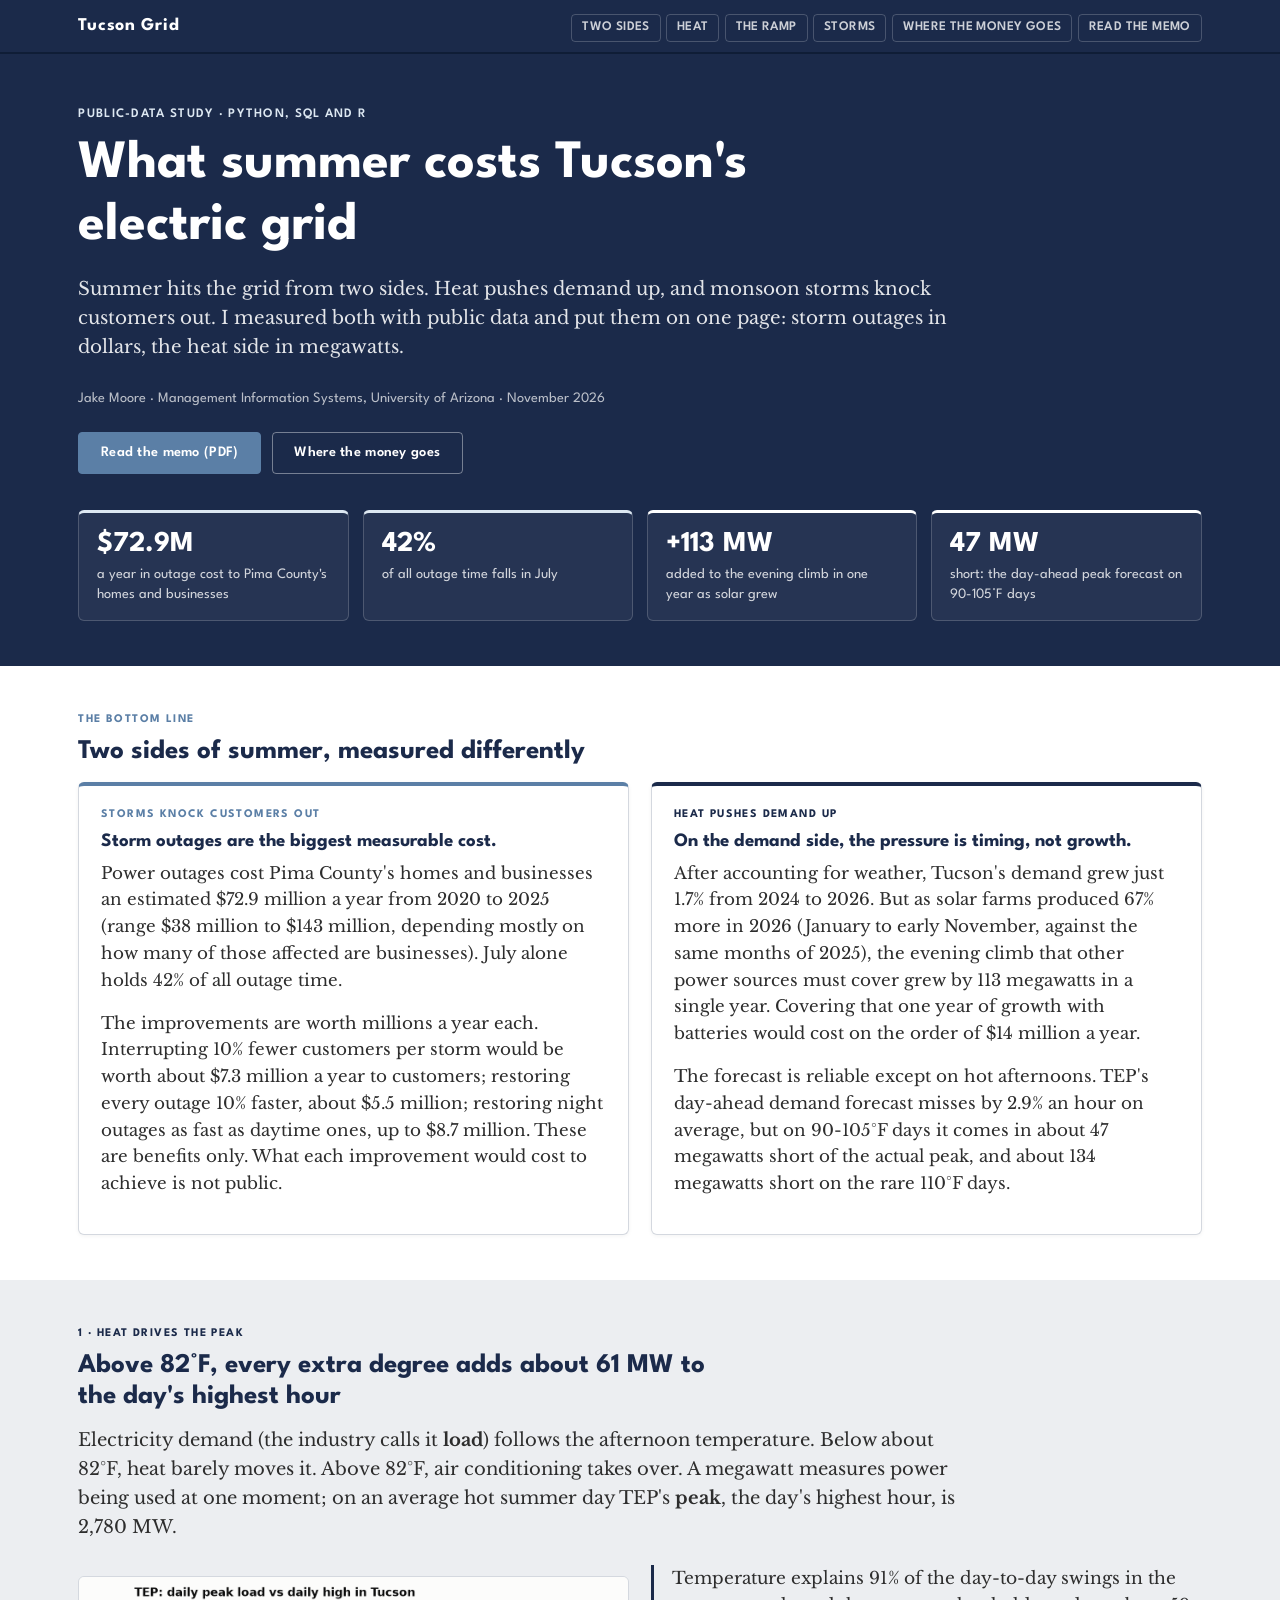
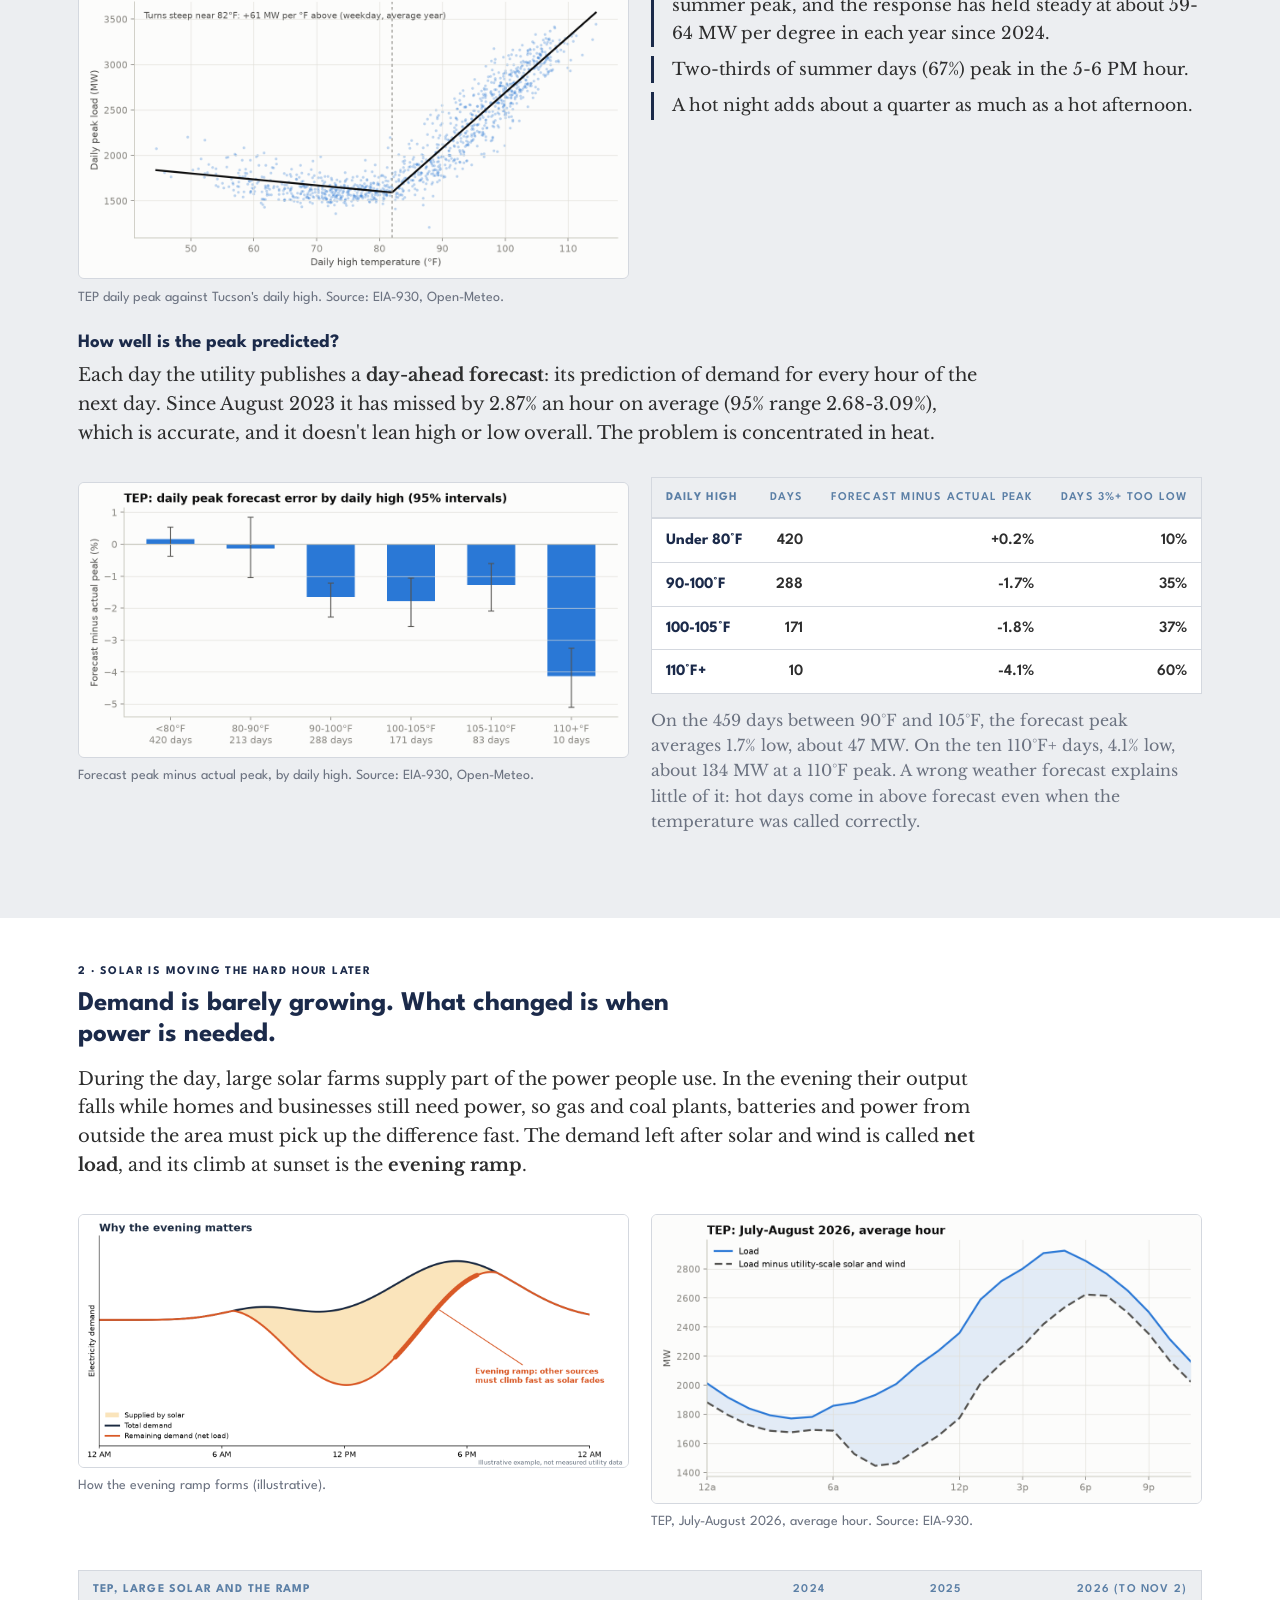
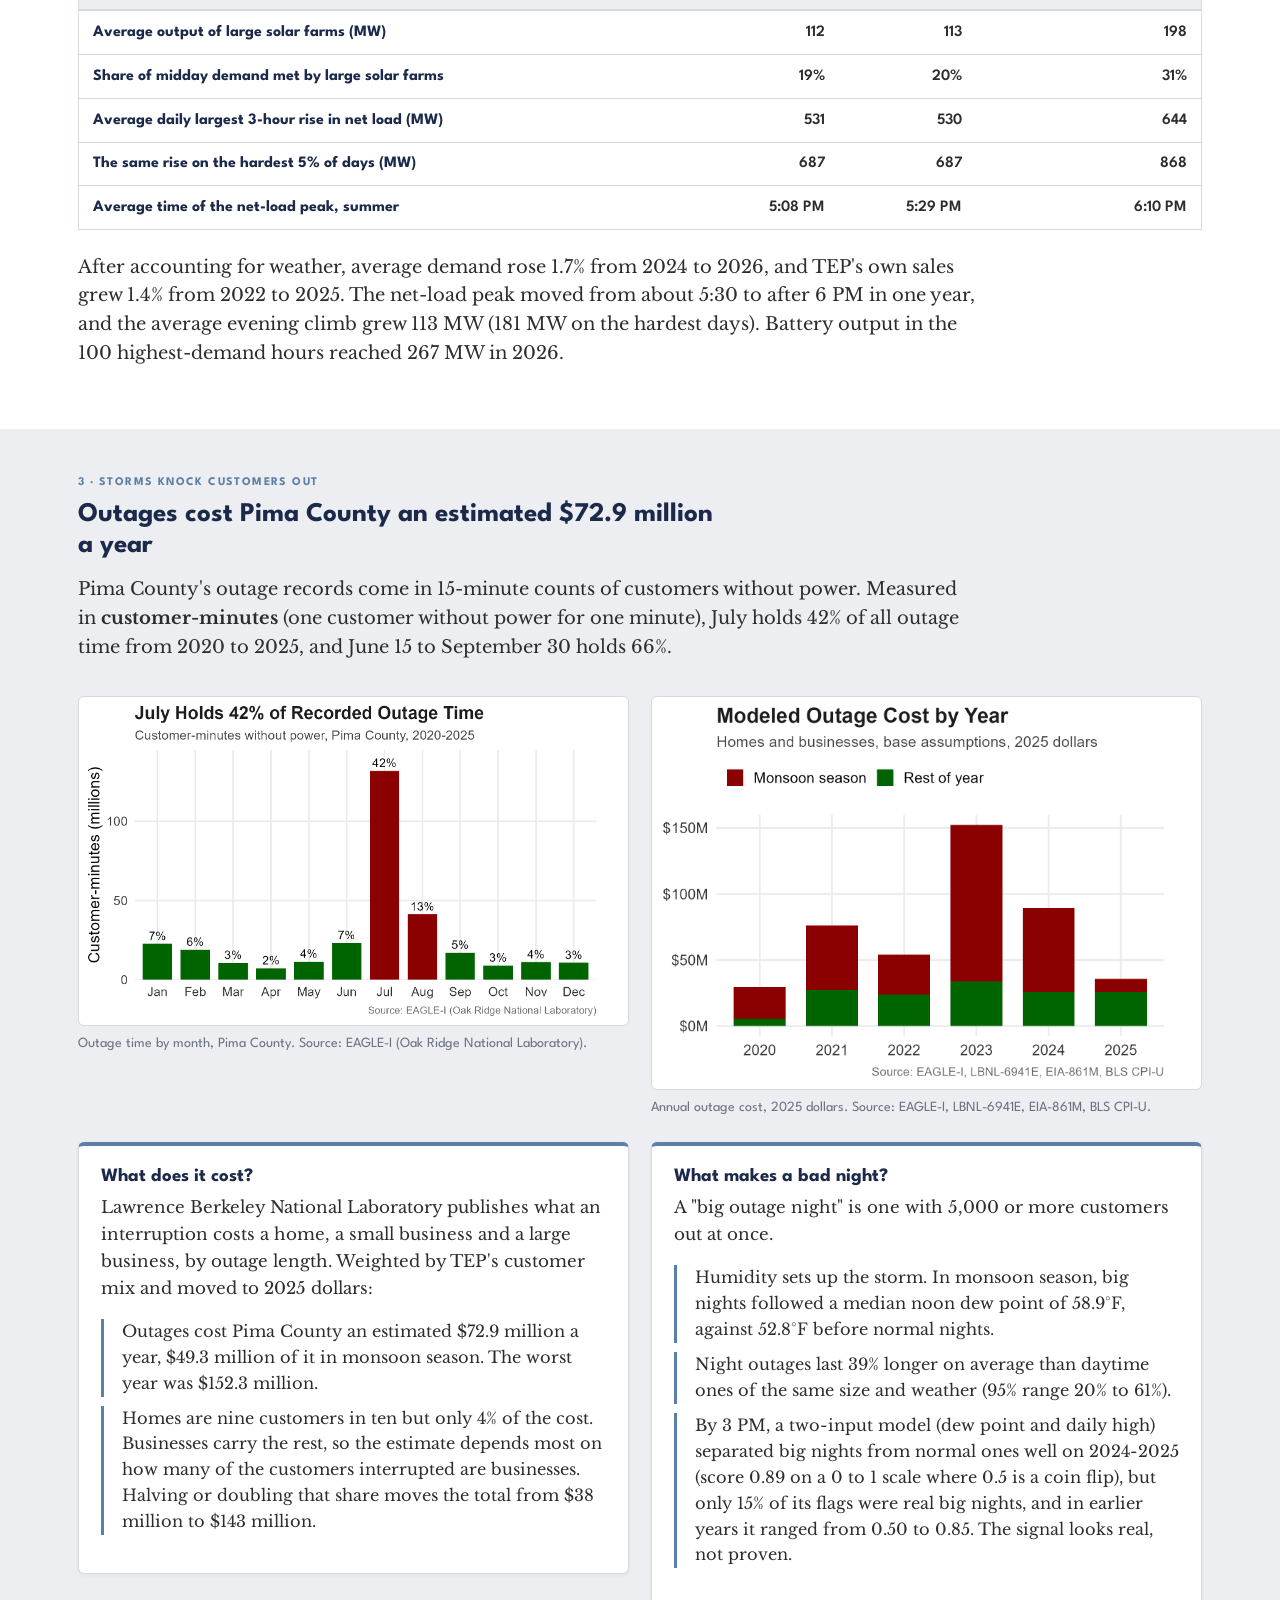
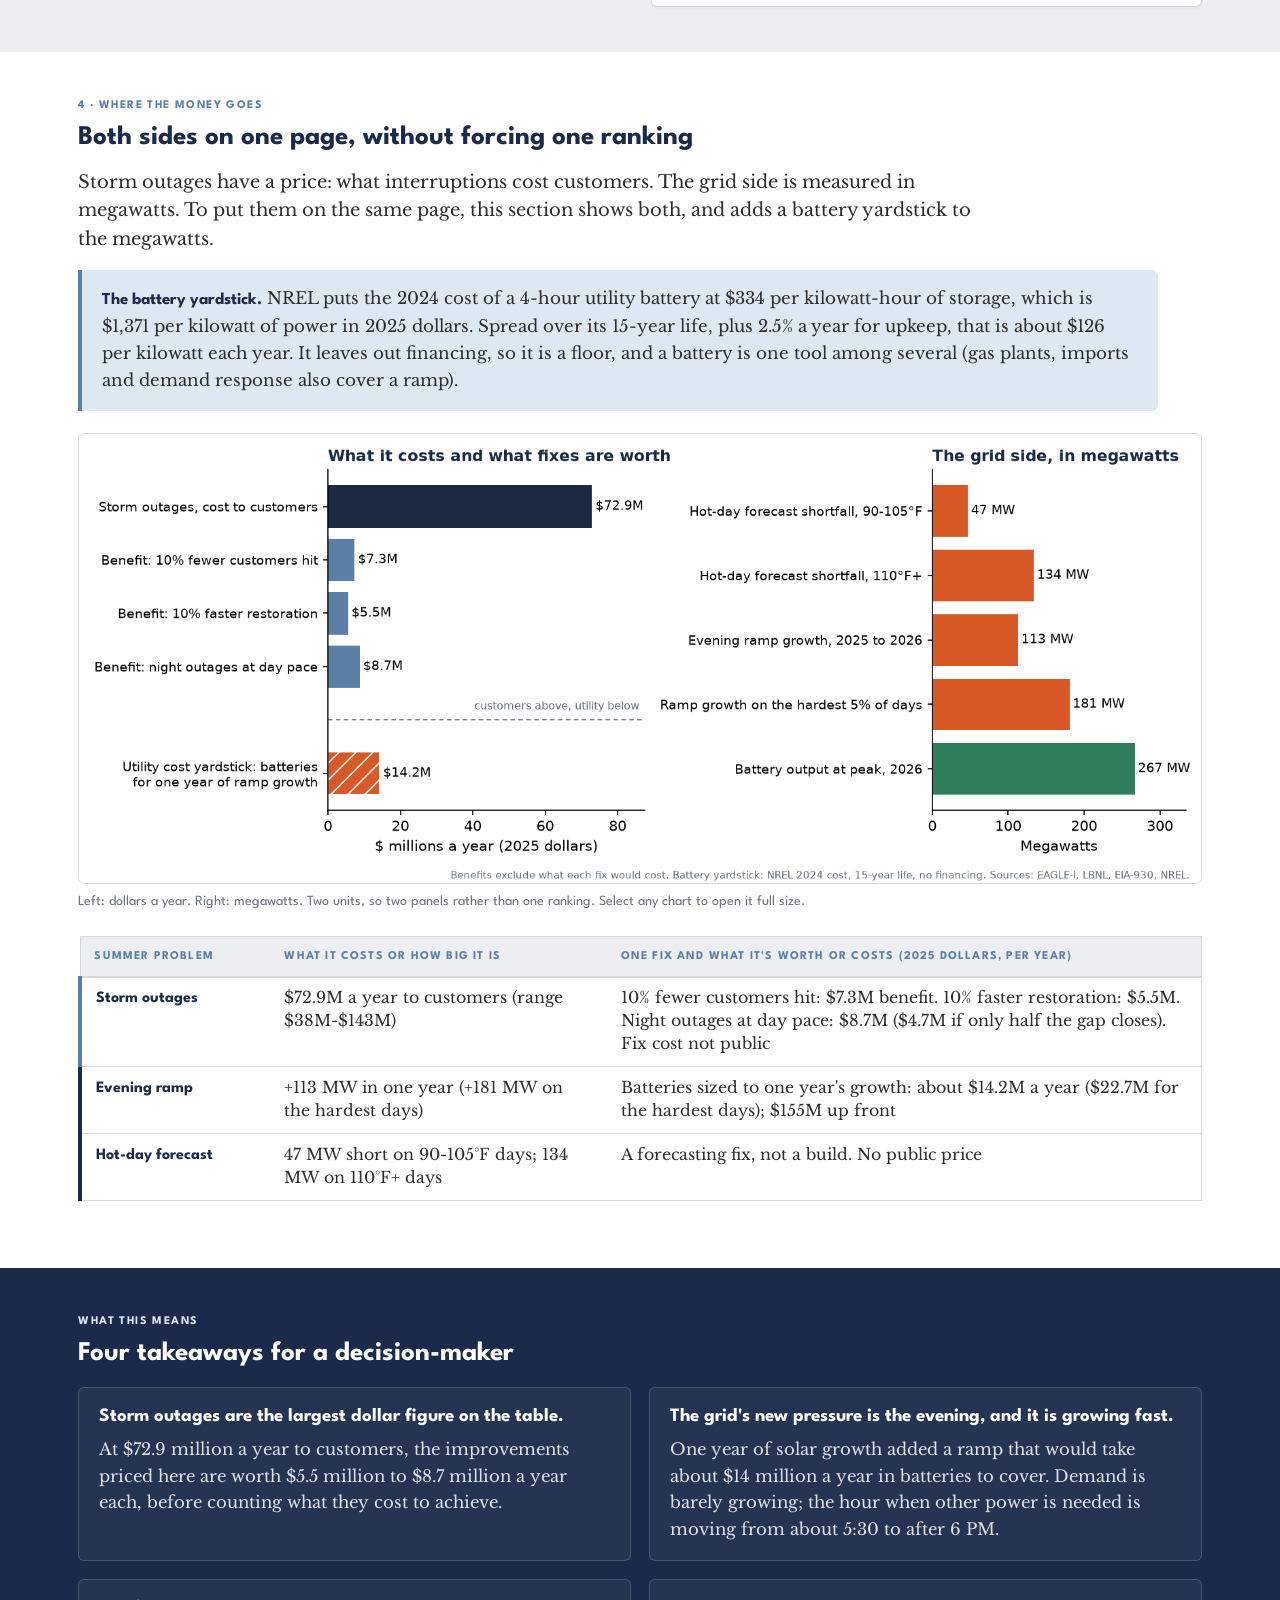
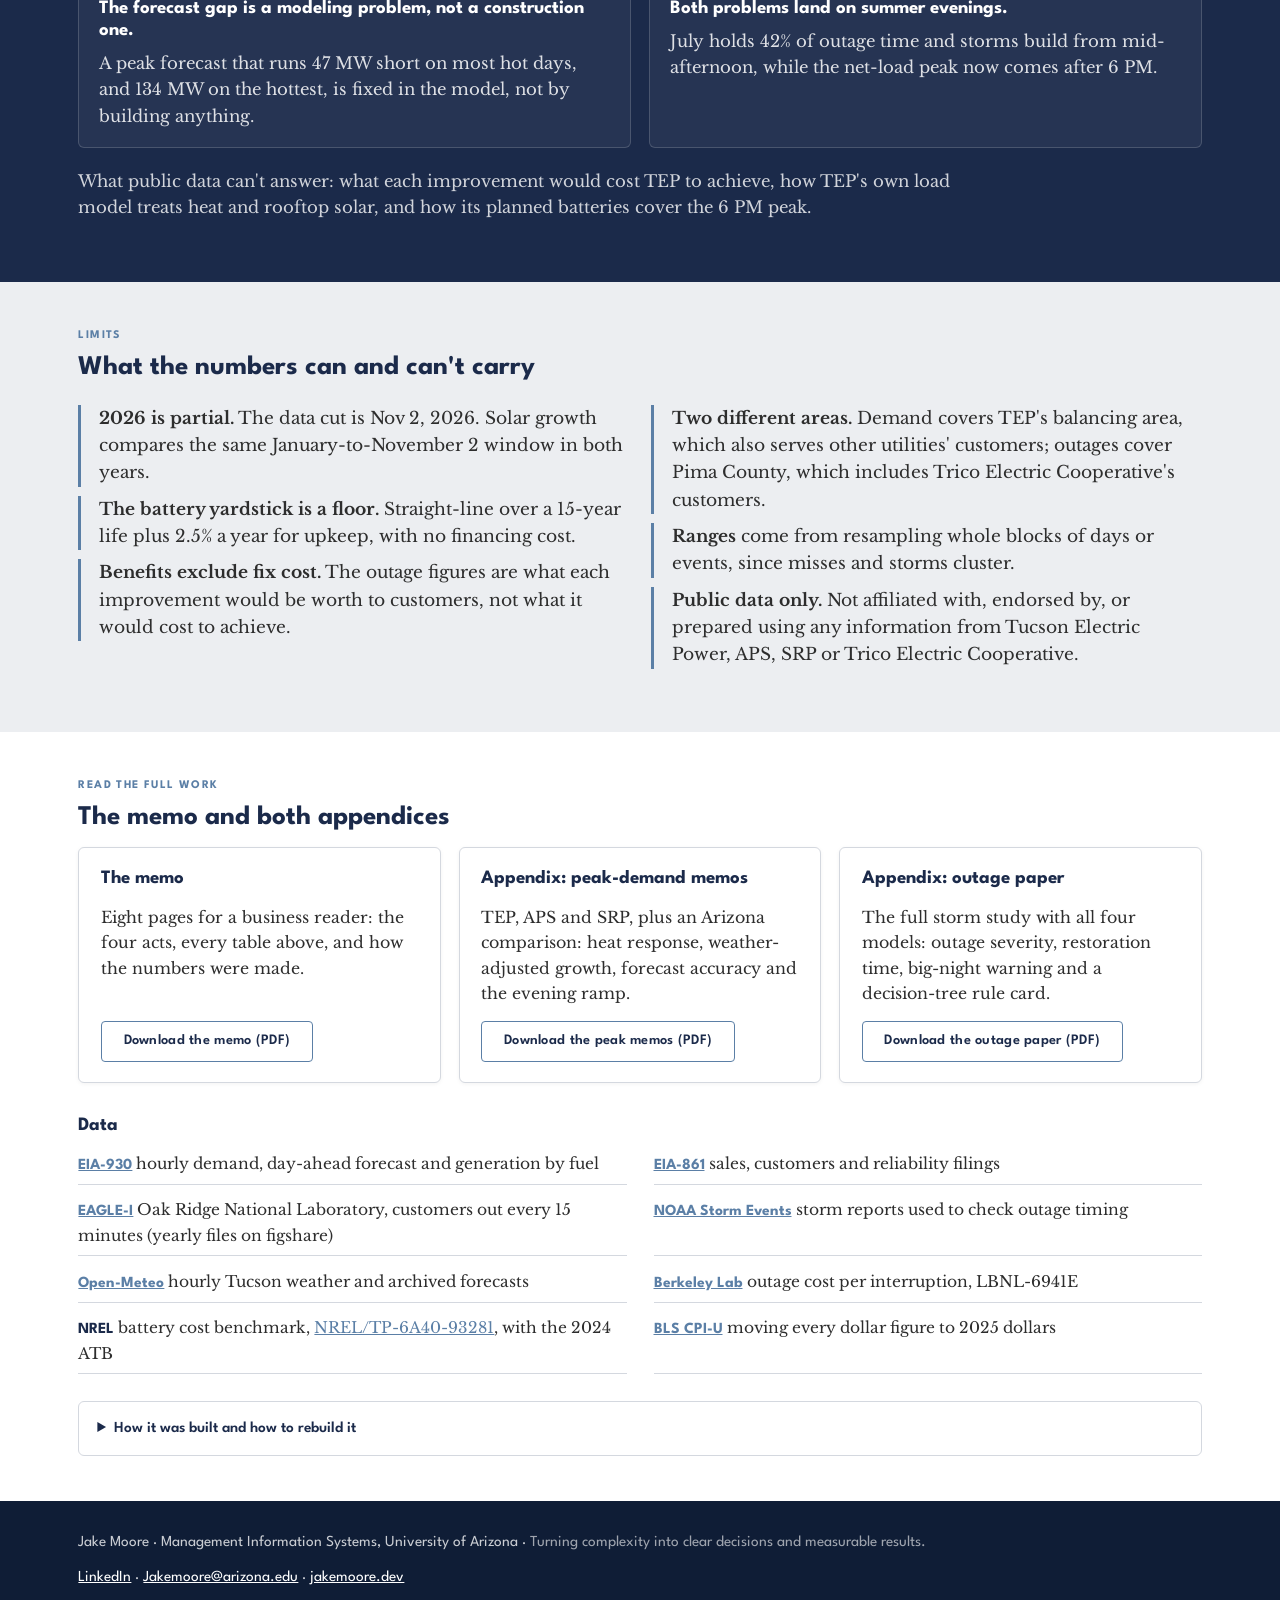
<file: index.html>
<!doctype html>
<html lang="en">
<head>
<meta charset="utf-8">
<meta name="viewport" content="width=device-width, initial-scale=1">
<title>Tucson Grid | Jake Moore</title>
<meta name="description" content="What summer costs Tucson's electric grid, measured from public data: power outages cost Pima County an estimated $72.9 million a year, while solar growth added 113 MW to the evening ramp in one year.">
<meta name="author" content="Jake Moore">
<meta name="color-scheme" content="light">
<link rel="canonical" href="https://tucson-grid.jakemoore.dev/">
<meta property="og:url" content="https://tucson-grid.jakemoore.dev/">
<meta property="og:type" content="article">
<meta property="og:title" content="What Summer Costs Tucson's Grid">
<meta property="og:description" content="Heat pushes demand up and monsoon storms knock customers out. A public-data study of both sides, in dollars and megawatts.">
<meta property="og:image" content="https://tucson-grid.jakemoore.dev/img/act4_where_the_money_goes.png">
<meta property="og:image:alt" content="Where the money goes: storm outage fixes in dollars a year beside evening ramp growth in megawatts">
<meta name="twitter:card" content="summary_large_image">
<link rel="preconnect" href="https://fonts.googleapis.com">
<link rel="preconnect" href="https://fonts.gstatic.com" crossorigin>
<link rel="stylesheet" href="https://fonts.googleapis.com/css2?family=League+Spartan:wght@400;600;700&family=Libre+Baskerville:ital,wght@0,400;0,700;1,400&display=swap">
<link rel="stylesheet" href="style.css">
<script type="application/ld+json">
{
  "@context": "https://schema.org",
  "@type": ["Article", "Report"],
  "headline": "What Summer Costs Tucson's Grid: Heat, Storms and Where the Money Goes",
  "description": "A public-data study of what summer does to Tucson's electric grid: heat-driven demand, the evening ramp, and the cost of monsoon storm outages, compared in dollars and megawatts.",
  "datePublished": "2026-11",
  "inLanguage": "en",
  "image": "https://tucson-grid.jakemoore.dev/img/act4_where_the_money_goes.png",
  "url": "https://tucson-grid.jakemoore.dev/",
  "keywords": "electric grid, peak demand, load forecasting, evening ramp, power outages, Tucson, Python, SQL, R",
  "author": {
    "@type": "Person",
    "name": "Jake Moore",
    "affiliation": { "@type": "CollegeOrUniversity", "name": "University of Arizona" },
    "knowsAbout": "Management Information Systems",
    "sameAs": ["https://www.linkedin.com/in/jake-moore74/", "https://github.com/Jahe-moore"]
  },
  "isBasedOn": ["EIA-930", "EIA-861", "EAGLE-I", "NOAA Storm Events", "Open-Meteo", "LBNL-6941E", "NREL/TP-6A40-93281"]
}
</script>
</head>
<body>

<nav class="navbar">
  <div class="wrap navbar-inner">
    <a class="brand" href="#top">Tucson Grid</a>
    <ul class="nav-links">
      <li><a href="#sides">Two sides</a></li>
      <li><a href="#heat">Heat</a></li>
      <li><a href="#ramp">The ramp</a></li>
      <li><a href="#storms">Storms</a></li>
      <li><a href="#money">Where the money goes</a></li>
      <li><a href="#read">Read the memo</a></li>
    </ul>
  </div>
</nav>

<header class="hero" id="top">
  <div class="wrap">
    <span class="eyebrow">Public-data study &middot; Python, SQL and R</span>
    <h1>What summer costs Tucson's electric grid</h1>
    <p class="lead">Summer hits the grid from two sides. Heat pushes demand up, and monsoon storms knock customers out. I measured both with public data and put them on one page: storm outages in dollars, the heat side in megawatts.</p>
    <p class="byline">Jake Moore &middot; Management Information Systems, University of Arizona &middot; November 2026</p>
    <div class="actions">
      <a class="btn btn-primary" href="tucson_grid_memo.pdf">Read the memo (PDF)</a>
      <a class="btn btn-ghost" href="#money">Where the money goes</a>
    </div>
    <div class="stats">
      <div class="stat storm"><b>$72.9M</b><span>a year in outage cost to Pima County's homes and businesses</span></div>
      <div class="stat storm"><b>42%</b><span>of all outage time falls in July</span></div>
      <div class="stat heat"><b>+113 MW</b><span>added to the evening climb in one year as solar grew</span></div>
      <div class="stat heat"><b>47 MW</b><span>short: the day-ahead peak forecast on 90-105&deg;F days</span></div>
    </div>
  </div>
</header>

<section class="band-white" id="sides">
  <div class="wrap">
    <span class="kicker">The bottom line</span>
    <h2>Two sides of summer, measured differently</h2>
    <div class="grid-2">
      <div class="card storm">
        <span class="kicker">Storms knock customers out</span>
        <h3>Storm outages are the biggest measurable cost.</h3>
        <p>Power outages cost Pima County's homes and businesses an estimated $72.9 million a year from 2020 to 2025 (range $38 million to $143 million, depending mostly on how many of those affected are businesses). July alone holds 42% of all outage time.</p>
        <p>The improvements are worth millions a year each. Interrupting 10% fewer customers per storm would be worth about $7.3 million a year to customers; restoring every outage 10% faster, about $5.5 million; restoring night outages as fast as daytime ones, up to $8.7 million. These are benefits only. What each improvement would cost to achieve is not public.</p>
      </div>
      <div class="card heat">
        <span class="kicker heat">Heat pushes demand up</span>
        <h3>On the demand side, the pressure is timing, not growth.</h3>
        <p>After accounting for weather, Tucson's demand grew just 1.7% from 2024 to 2026. But as solar farms produced 67% more in 2026 (January to early November, against the same months of 2025), the evening climb that other power sources must cover grew by 113 megawatts in a single year. Covering that one year of growth with batteries would cost on the order of $14 million a year.</p>
        <p>The forecast is reliable except on hot afternoons. TEP's day-ahead demand forecast misses by 2.9% an hour on average, but on 90-105&deg;F days it comes in about 47 megawatts short of the actual peak, and about 134 megawatts short on the rare 110&deg;F days.</p>
      </div>
    </div>
  </div>
</section>

<section class="band-gray" id="heat">
  <div class="wrap">
    <span class="kicker heat">1 &middot; Heat drives the peak</span>
    <h2>Above 82&deg;F, every extra degree adds about 61 MW to the day's highest hour</h2>
    <p>Electricity demand (the industry calls it <dfn>load</dfn>) follows the afternoon temperature. Below about 82&deg;F, heat barely moves it. Above 82&deg;F, air conditioning takes over. A megawatt measures power being used at one moment; on an average hot summer day TEP's <dfn>peak</dfn>, the day's highest hour, is 2,780 MW.</p>
    <div class="grid-2">
      <figure>
        <a href="img/peak_vs_temperature.png"><img src="img/peak_vs_temperature.png" alt="TEP daily peak demand plotted against Tucson's daily high temperature, flat below 82 degrees and rising steeply above it" loading="lazy" width="1280" height="704"></a>
        <figcaption>TEP daily peak against Tucson's daily high. Source: EIA-930, Open-Meteo.</figcaption>
      </figure>
      <div>
        <ul class="points heat">
          <li>Temperature explains 91% of the day-to-day swings in the summer peak, and the response has held steady at about 59-64 MW per degree in each year since 2024.</li>
          <li>Two-thirds of summer days (67%) peak in the 5-6 PM hour.</li>
          <li>A hot night adds about a quarter as much as a hot afternoon.</li>
        </ul>
      </div>
    </div>

    <h3>How well is the peak predicted?</h3>
    <p>Each day the utility publishes a <dfn>day-ahead forecast</dfn>: its prediction of demand for every hour of the next day. Since August 2023 it has missed by 2.87% an hour on average (95% range 2.68-3.09%), which is accurate, and it doesn't lean high or low overall. The problem is concentrated in heat.</p>
    <div class="grid-2">
      <figure>
        <a href="img/forecast_error_by_temperature.png"><img src="img/forecast_error_by_temperature.png" alt="Day-ahead peak forecast error by daily high temperature, turning negative on hot days" loading="lazy" width="1280" height="640"></a>
        <figcaption>Forecast peak minus actual peak, by daily high. Source: EIA-930, Open-Meteo.</figcaption>
      </figure>
      <div class="tbl-wrap">
        <table class="tbl stack compact">
          <thead><tr><th>Daily high</th><th class="num">Days</th><th class="num">Forecast minus actual peak</th><th class="num">Days 3%+ too low</th></tr></thead>
          <tbody>
            <tr><td class="row" data-label="Daily high">Under 80&deg;F</td><td class="num" data-label="Days">420</td><td class="num" data-label="Forecast minus actual peak">+0.2%</td><td class="num" data-label="Days 3%+ too low">10%</td></tr>
            <tr><td class="row" data-label="Daily high">90-100&deg;F</td><td class="num" data-label="Days">288</td><td class="num" data-label="Forecast minus actual peak">-1.7%</td><td class="num" data-label="Days 3%+ too low">35%</td></tr>
            <tr><td class="row" data-label="Daily high">100-105&deg;F</td><td class="num" data-label="Days">171</td><td class="num" data-label="Forecast minus actual peak">-1.8%</td><td class="num" data-label="Days 3%+ too low">37%</td></tr>
            <tr><td class="row" data-label="Daily high">110&deg;F+</td><td class="num" data-label="Days">10</td><td class="num" data-label="Forecast minus actual peak">-4.1%</td><td class="num" data-label="Days 3%+ too low">60%</td></tr>
          </tbody>
        </table>
        <p class="muted" style="margin-top:0.75rem">On the 459 days between 90&deg;F and 105&deg;F, the forecast peak averages 1.7% low, about 47 MW. On the ten 110&deg;F+ days, 4.1% low, about 134 MW at a 110&deg;F peak. A wrong weather forecast explains little of it: hot days come in above forecast even when the temperature was called correctly.</p>
      </div>
    </div>
  </div>
</section>

<section class="band-white" id="ramp">
  <div class="wrap">
    <span class="kicker heat">2 &middot; Solar is moving the hard hour later</span>
    <h2>Demand is barely growing. What changed is when power is needed.</h2>
    <p>During the day, large solar farms supply part of the power people use. In the evening their output falls while homes and businesses still need power, so gas and coal plants, batteries and power from outside the area must pick up the difference fast. The demand left after solar and wind is called <dfn>net load</dfn>, and its climb at sunset is the <dfn>evening ramp</dfn>.</p>
    <div class="grid-2">
      <figure>
        <a href="img/evening_ramp_explainer.png"><img src="img/evening_ramp_explainer.png" alt="Illustration of how the evening ramp forms as solar output falls while demand stays high" loading="lazy" width="1500" height="690"></a>
        <figcaption>How the evening ramp forms (illustrative).</figcaption>
      </figure>
      <figure>
        <a href="img/net_load_profile.png"><img src="img/net_load_profile.png" alt="TEP average hour in July and August 2026: demand, solar output and net load by hour of day" loading="lazy" width="1280" height="672"></a>
        <figcaption>TEP, July-August 2026, average hour. Source: EIA-930.</figcaption>
      </figure>
    </div>
    <div class="tbl-wrap">
      <table class="tbl stack compact">
        <thead><tr><th>TEP, large solar and the ramp</th><th class="num">2024</th><th class="num">2025</th><th class="num">2026 (to Nov 2)</th></tr></thead>
        <tbody>
          <tr><td class="row">Average output of large solar farms (MW)</td><td class="num" data-label="2024">112</td><td class="num" data-label="2025">113</td><td class="num" data-label="2026 (to Nov 2)">198</td></tr>
          <tr><td class="row">Share of midday demand met by large solar farms</td><td class="num" data-label="2024">19%</td><td class="num" data-label="2025">20%</td><td class="num" data-label="2026 (to Nov 2)">31%</td></tr>
          <tr><td class="row">Average daily largest 3-hour rise in net load (MW)</td><td class="num" data-label="2024">531</td><td class="num" data-label="2025">530</td><td class="num" data-label="2026 (to Nov 2)">644</td></tr>
          <tr><td class="row">The same rise on the hardest 5% of days (MW)</td><td class="num" data-label="2024">687</td><td class="num" data-label="2025">687</td><td class="num" data-label="2026 (to Nov 2)">868</td></tr>
          <tr><td class="row">Average time of the net-load peak, summer</td><td class="num" data-label="2024">5:08 PM</td><td class="num" data-label="2025">5:29 PM</td><td class="num" data-label="2026 (to Nov 2)">6:10 PM</td></tr>
        </tbody>
      </table>
    </div>
    <p>After accounting for weather, average demand rose 1.7% from 2024 to 2026, and TEP's own sales grew 1.4% from 2022 to 2025. The net-load peak moved from about 5:30 to after 6 PM in one year, and the average evening climb grew 113 MW (181 MW on the hardest days). Battery output in the 100 highest-demand hours reached 267 MW in 2026.</p>
  </div>
</section>

<section class="band-gray" id="storms">
  <div class="wrap">
    <span class="kicker">3 &middot; Storms knock customers out</span>
    <h2>Outages cost Pima County an estimated $72.9 million a year</h2>
    <p>Pima County's outage records come in 15-minute counts of customers without power. Measured in <dfn>customer-minutes</dfn> (one customer without power for one minute), July holds 42% of all outage time from 2020 to 2025, and June 15 to September 30 holds 66%.</p>
    <div class="grid-2">
      <figure>
        <a href="img/outage_time_by_month.png"><img src="img/outage_time_by_month.png" alt="Share of outage customer-minutes by month, peaking sharply in July" loading="lazy" width="1803" height="1078"></a>
        <figcaption>Outage time by month, Pima County. Source: EAGLE-I (Oak Ridge National Laboratory).</figcaption>
      </figure>
      <figure>
        <a href="img/annual_outage_cost.png"><img src="img/annual_outage_cost.png" alt="Estimated annual outage cost to Pima County customers by year" loading="lazy" width="1540" height="1100"></a>
        <figcaption>Annual outage cost, 2025 dollars. Source: EAGLE-I, LBNL-6941E, EIA-861M, BLS CPI-U.</figcaption>
      </figure>
    </div>
    <div class="grid-2">
      <div class="card storm">
        <h3>What does it cost?</h3>
        <p>Lawrence Berkeley National Laboratory publishes what an interruption costs a home, a small business and a large business, by outage length. Weighted by TEP's customer mix and moved to 2025 dollars:</p>
        <ul class="points">
          <li>Outages cost Pima County an estimated $72.9 million a year, $49.3 million of it in monsoon season. The worst year was $152.3 million.</li>
          <li>Homes are nine customers in ten but only 4% of the cost. Businesses carry the rest, so the estimate depends most on how many of the customers interrupted are businesses. Halving or doubling that share moves the total from $38 million to $143 million.</li>
        </ul>
      </div>
      <div class="card storm">
        <h3>What makes a bad night?</h3>
        <p>A "big outage night" is one with 5,000 or more customers out at once.</p>
        <ul class="points">
          <li>Humidity sets up the storm. In monsoon season, big nights followed a median noon dew point of 58.9&deg;F, against 52.8&deg;F before normal nights.</li>
          <li>Night outages last 39% longer on average than daytime ones of the same size and weather (95% range 20% to 61%).</li>
          <li>By 3 PM, a two-input model (dew point and daily high) separated big nights from normal ones well on 2024-2025 (score 0.89 on a 0 to 1 scale where 0.5 is a coin flip), but only 15% of its flags were real big nights, and in earlier years it ranged from 0.50 to 0.85. The signal looks real, not proven.</li>
        </ul>
      </div>
    </div>
  </div>
</section>

<section class="band-white" id="money">
  <div class="wrap">
    <span class="kicker">4 &middot; Where the money goes</span>
    <h2>Both sides on one page, without forcing one ranking</h2>
    <p>Storm outages have a price: what interruptions cost customers. The grid side is measured in megawatts. To put them on the same page, this section shows both, and adds a battery yardstick to the megawatts.</p>
    <div class="yardstick"><strong>The battery yardstick.</strong> NREL puts the 2024 cost of a 4-hour utility battery at $334 per kilowatt-hour of storage, which is $1,371 per kilowatt of power in 2025 dollars. Spread over its 15-year life, plus 2.5% a year for upkeep, that is about $126 per kilowatt each year. It leaves out financing, so it is a floor, and a battery is one tool among several (gas plants, imports and demand response also cover a ramp).</div>
    <figure>
      <a href="img/act4_where_the_money_goes.png"><img src="img/act4_where_the_money_goes.png" alt="Two panels: yearly customer benefit of each storm outage fix in dollars, and evening ramp growth in megawatts with the battery yardstick" loading="lazy" width="1650" height="660"></a>
      <figcaption>Left: dollars a year. Right: megawatts. Two units, so two panels rather than one ranking. Select any chart to open it full size.</figcaption>
    </figure>
    <div class="tbl-wrap">
      <table class="tbl stack act4">
        <thead><tr><th>Summer problem</th><th>What it costs or how big it is</th><th>One fix and what it's worth or costs (2025 dollars, per year)</th></tr></thead>
        <tbody>
          <tr class="storm"><td class="row">Storm outages</td><td data-label="What it costs or how big it is">$72.9M a year to customers (range $38M-$143M)</td><td data-label="One fix and what it's worth or costs (2025 dollars, per year)">10% fewer customers hit: $7.3M benefit. 10% faster restoration: $5.5M. Night outages at day pace: $8.7M ($4.7M if only half the gap closes). Fix cost not public</td></tr>
          <tr class="heat"><td class="row">Evening ramp</td><td data-label="What it costs or how big it is">+113 MW in one year (+181 MW on the hardest days)</td><td data-label="One fix and what it's worth or costs (2025 dollars, per year)">Batteries sized to one year's growth: about $14.2M a year ($22.7M for the hardest days); $155M up front</td></tr>
          <tr class="heat"><td class="row">Hot-day forecast</td><td data-label="What it costs or how big it is">47 MW short on 90-105&deg;F days; 134 MW on 110&deg;F+ days</td><td data-label="One fix and what it's worth or costs (2025 dollars, per year)">A forecasting fix, not a build. No public price</td></tr>
        </tbody>
      </table>
    </div>
  </div>
</section>

<section class="band-navy">
  <div class="wrap">
    <span class="kicker">What this means</span>
    <h2>Four takeaways for a decision-maker</h2>
    <div class="means">
      <div><h3>Storm outages are the largest dollar figure on the table.</h3><p>At $72.9 million a year to customers, the improvements priced here are worth $5.5 million to $8.7 million a year each, before counting what they cost to achieve.</p></div>
      <div><h3>The grid's new pressure is the evening, and it is growing fast.</h3><p>One year of solar growth added a ramp that would take about $14 million a year in batteries to cover. Demand is barely growing; the hour when other power is needed is moving from about 5:30 to after 6 PM.</p></div>
      <div><h3>The forecast gap is a modeling problem, not a construction one.</h3><p>A peak forecast that runs 47 MW short on most hot days, and 134 MW on the hottest, is fixed in the model, not by building anything.</p></div>
      <div><h3>Both problems land on summer evenings.</h3><p>July holds 42% of outage time and storms build from mid-afternoon, while the net-load peak now comes after 6 PM.</p></div>
    </div>
    <p class="open">What public data can't answer: what each improvement would cost TEP to achieve, how TEP's own load model treats heat and rooftop solar, and how its planned batteries cover the 6 PM peak.</p>
  </div>
</section>

<section class="band-gray" id="limits">
  <div class="wrap">
    <span class="kicker">Limits</span>
    <h2>What the numbers can and can't carry</h2>
    <div class="grid-2">
      <ul class="points">
        <li><b>2026 is partial.</b> The data cut is Nov 2, 2026. Solar growth compares the same January-to-November 2 window in both years.</li>
        <li><b>The battery yardstick is a floor.</b> Straight-line over a 15-year life plus 2.5% a year for upkeep, with no financing cost.</li>
        <li><b>Benefits exclude fix cost.</b> The outage figures are what each improvement would be worth to customers, not what it would cost to achieve.</li>
      </ul>
      <ul class="points">
        <li><b>Two different areas.</b> Demand covers TEP's balancing area, which also serves other utilities' customers; outages cover Pima County, which includes Trico Electric Cooperative's customers.</li>
        <li><b>Ranges</b> come from resampling whole blocks of days or events, since misses and storms cluster.</li>
        <li><b>Public data only.</b> Not affiliated with, endorsed by, or prepared using any information from Tucson Electric Power, APS, SRP or Trico Electric Cooperative.</li>
      </ul>
    </div>
  </div>
</section>

<section class="band-white" id="read">
  <div class="wrap">
    <span class="kicker">Read the full work</span>
    <h2>The memo and both appendices</h2>
    <div class="docs">
      <div class="card doc"><h3>The memo</h3><p>Eight pages for a business reader: the four acts, every table above, and how the numbers were made.</p><a class="btn btn-outline" href="tucson_grid_memo.pdf">Download the memo (PDF)</a></div>
      <div class="card doc"><h3>Appendix: peak-demand memos</h3><p>TEP, APS and SRP, plus an Arizona comparison: heat response, weather-adjusted growth, forecast accuracy and the evening ramp.</p><a class="btn btn-outline" href="peak_demand_memos.pdf">Download the peak memos (PDF)</a></div>
      <div class="card doc"><h3>Appendix: outage paper</h3><p>The full storm study with all four models: outage severity, restoration time, big-night warning and a decision-tree rule card.</p><a class="btn btn-outline" href="storm_outage_cost_jakemoore.pdf">Download the outage paper (PDF)</a></div>
    </div>

    <h3 style="margin-top:1.75rem">Data</h3>
    <ul class="sources">
      <li><b><a href="https://www.eia.gov/electricity/gridmonitor/">EIA-930</a></b> hourly demand, day-ahead forecast and generation by fuel</li>
      <li><b><a href="https://www.eia.gov/electricity/data/eia861/">EIA-861</a></b> sales, customers and reliability filings</li>
      <li><b><a href="https://doi.org/10.6084/m9.figshare.24237376">EAGLE-I</a></b> Oak Ridge National Laboratory, customers out every 15 minutes (yearly files on figshare)</li>
      <li><b><a href="https://www.ncei.noaa.gov/stormevents/">NOAA Storm Events</a></b> storm reports used to check outage timing</li>
      <li><b><a href="https://open-meteo.com/">Open-Meteo</a></b> hourly Tucson weather and archived forecasts</li>
      <li><b><a href="https://emp.lbl.gov/publications/updated-value-service-reliability">Berkeley Lab</a></b> outage cost per interruption, LBNL-6941E</li>
      <li><b>NREL</b> battery cost benchmark, <a href="https://docs.nlr.gov/docs/fy25osti/93281.pdf">NREL/TP-6A40-93281</a>, with the 2024 ATB</li>
      <li><b><a href="https://www.bls.gov/cpi/">BLS CPI-U</a></b> moving every dollar figure to 2025 dollars</li>
    </ul>

    <details class="code">
      <summary>How it was built and how to rebuild it</summary>
      <div class="inner">
        <p class="muted">The demand study is Python with DuckDB SQL on hourly grid data; the storm study is R on 15-minute outage counts. One script joins both into a single results file, and a checker confirms every number in the memo, deck and this page traces to it.</p>
        <ol>
          <li><code>python pull.py</code> re-pulls both halves</li>
          <li><code>python peak/analysis.py</code> runs the demand study</li>
          <li><code>outages/build_paper.ps1</code>, then <code>Rscript deck/deck_charts.R</code> from <code>outages/</code>, builds the outage paper and its charts</li>
          <li><code>python combine.py</code> writes one results file and the Act 4 chart</li>
          <li><code>python check_numbers.py</code> confirms every number</li>
          <li><code>python build_memo.py</code> renders the memo</li>
          <li><code>python deck/build_grid_deck.py</code> and <code>--mini</code> build the decks</li>
        </ol>
      </div>
    </details>
  </div>
</section>

<footer>
  <div class="wrap">
    <span>Jake Moore &middot; Management Information Systems, University of Arizona &middot; <span class="tag">Turning complexity into clear decisions and measurable results.</span></span>
    <span><a href="https://www.linkedin.com/in/jake-moore74/">LinkedIn</a> &middot; <a href="mailto:Jakemoore@arizona.edu">Jakemoore@arizona.edu</a> &middot; <a href="https://jakemoore.dev">jakemoore.dev</a></span>
  </div>
</footer>

</body>
</html>
</file>
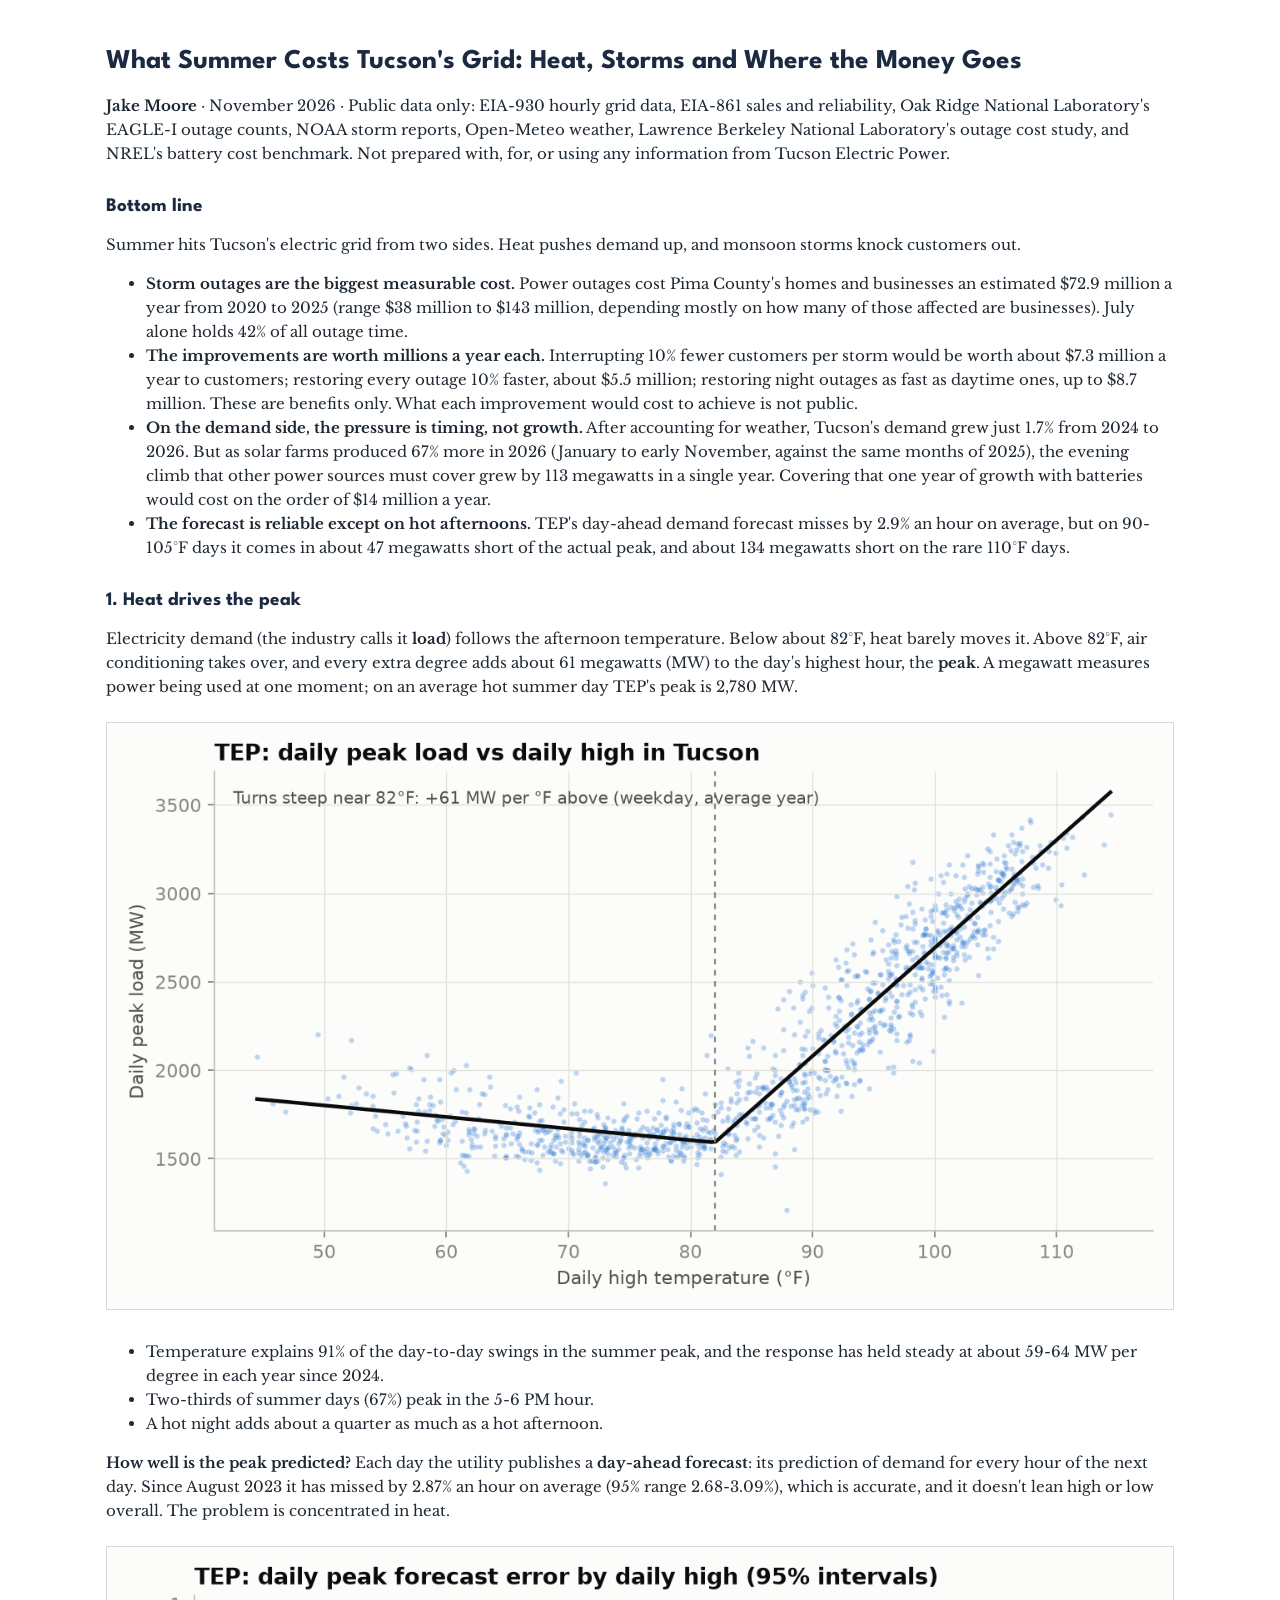
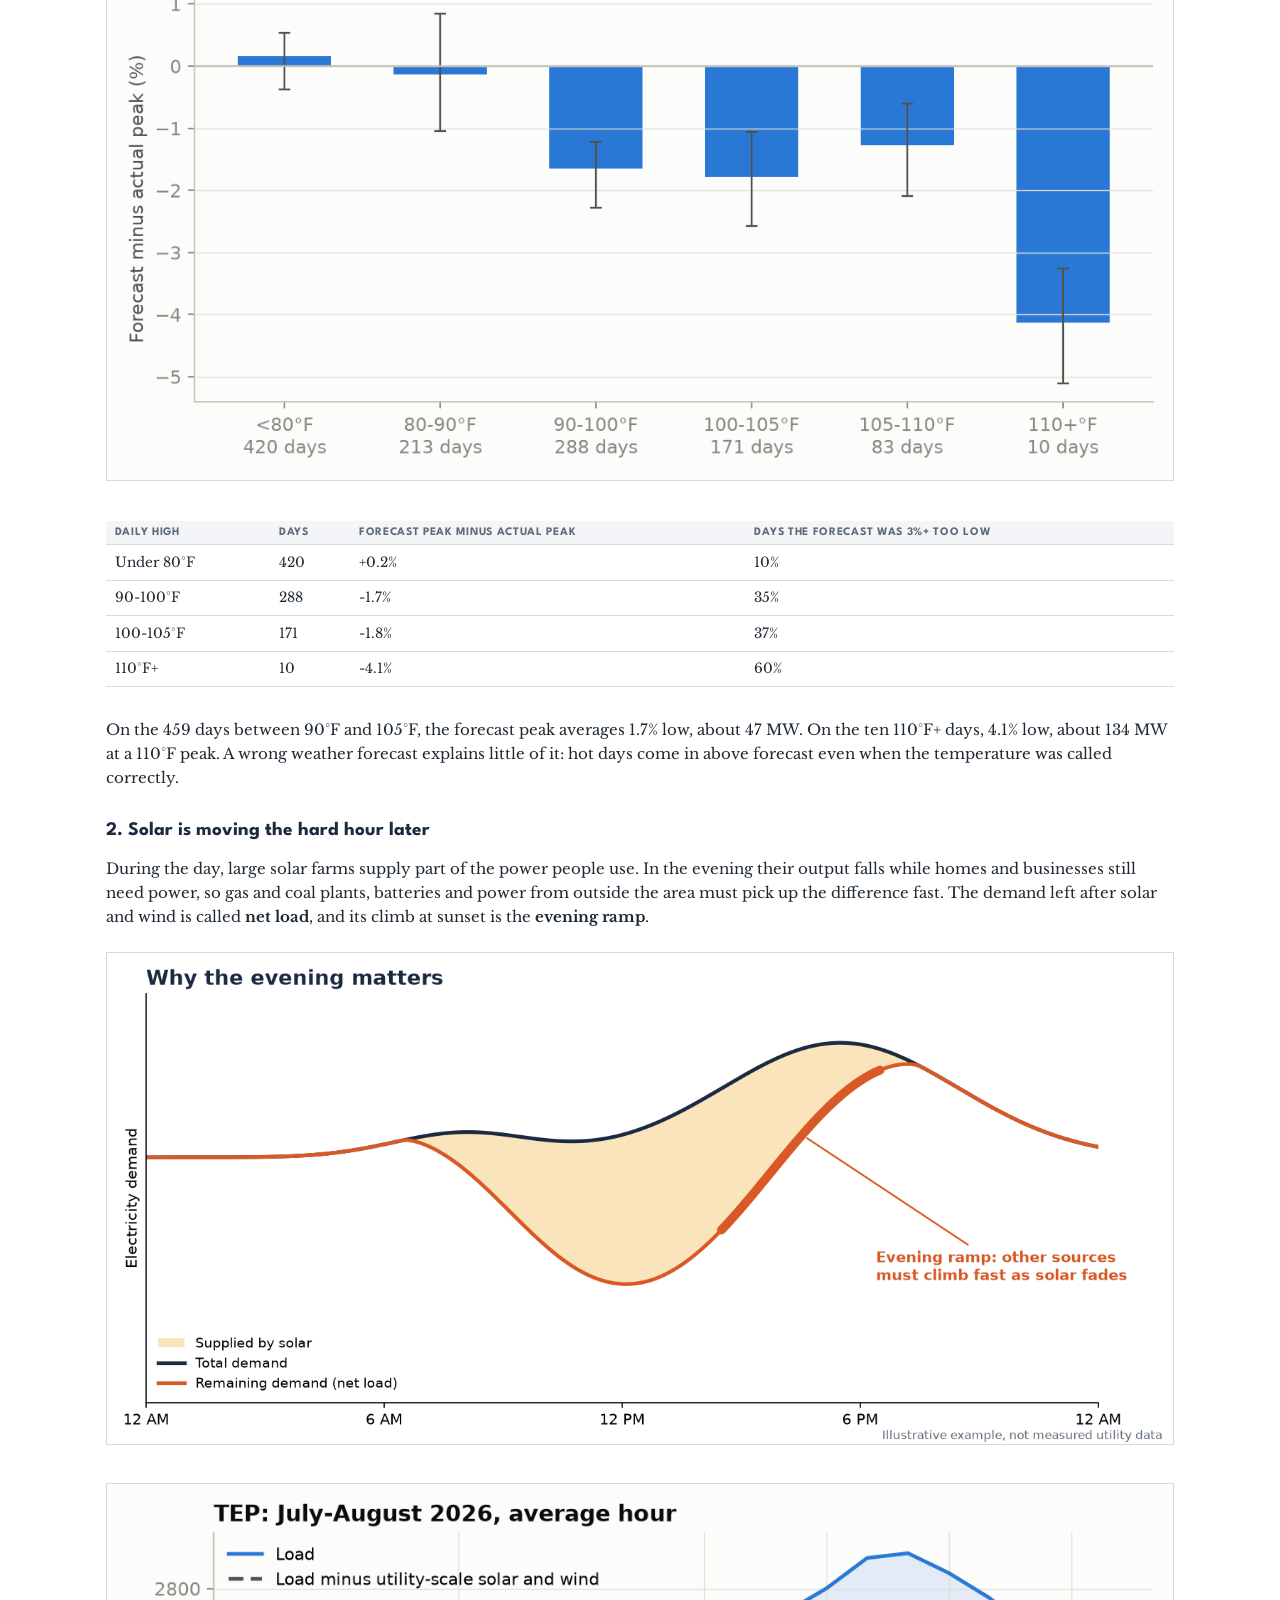
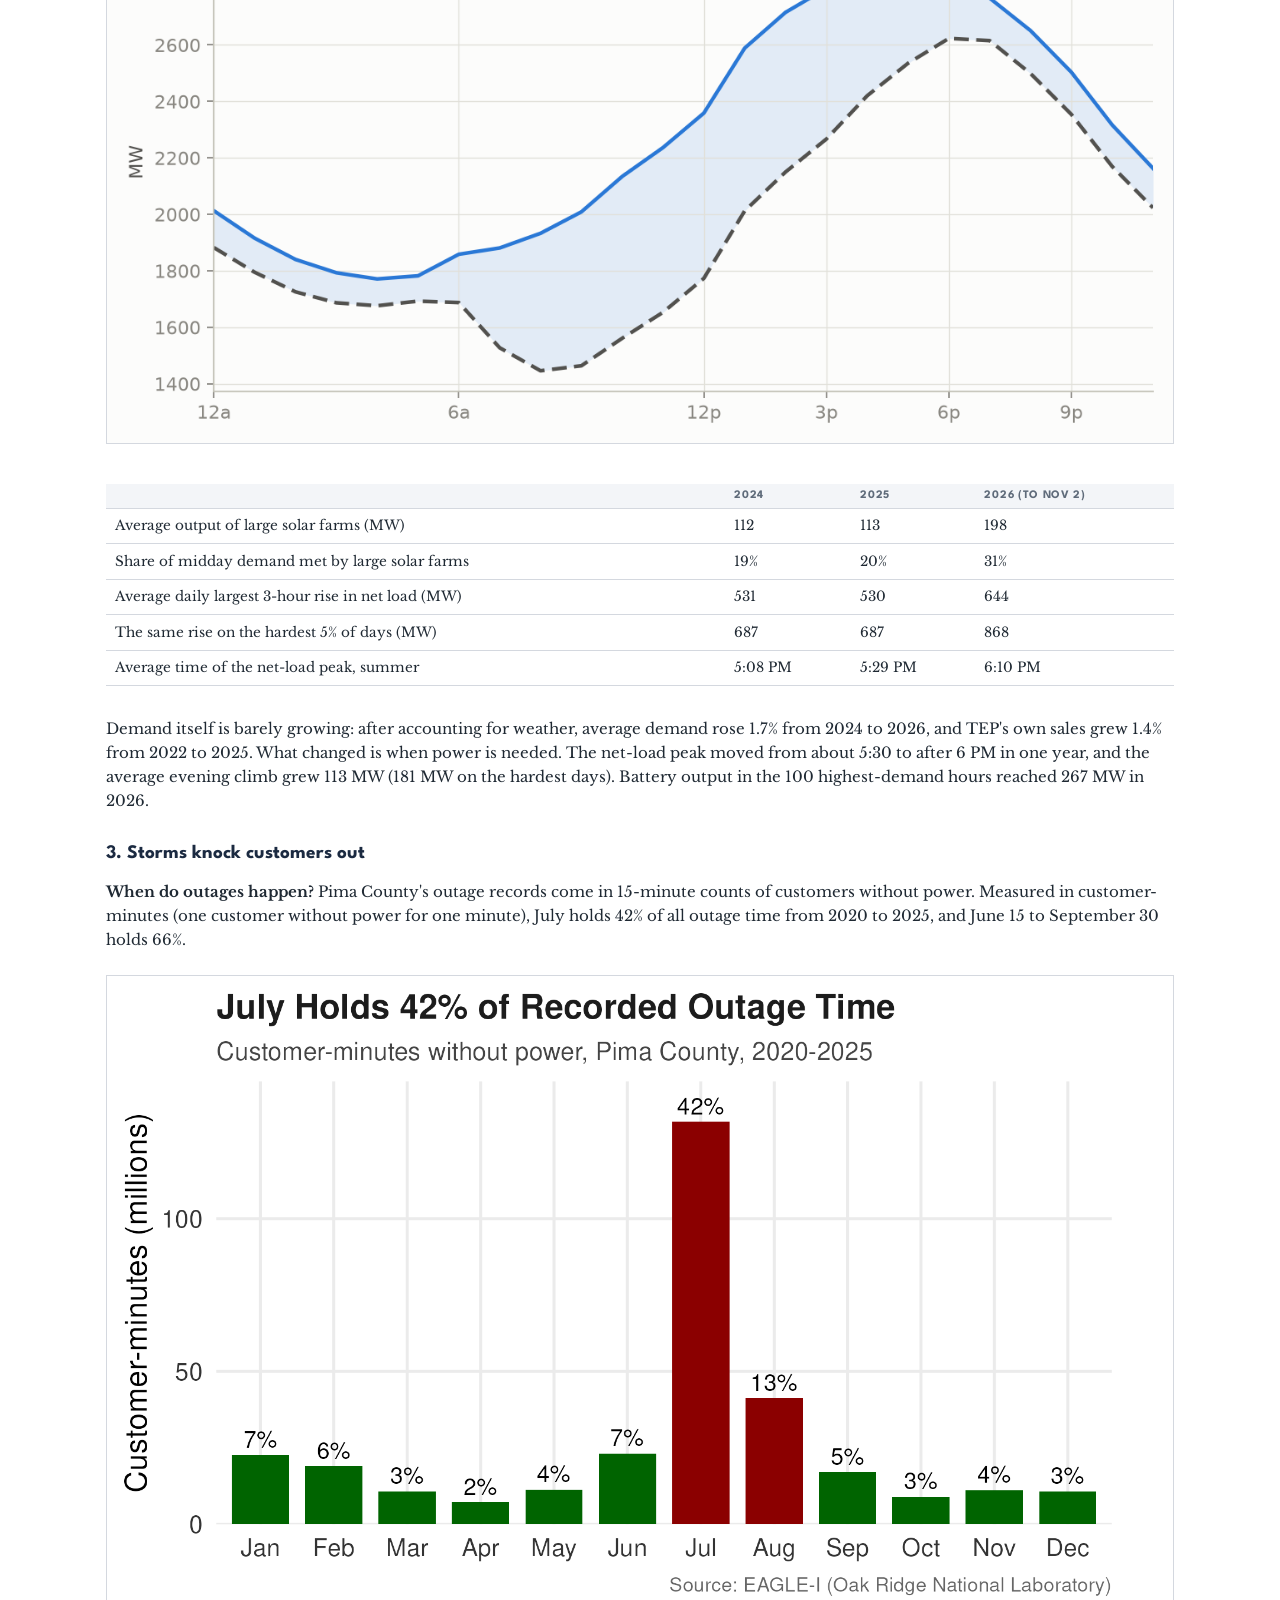
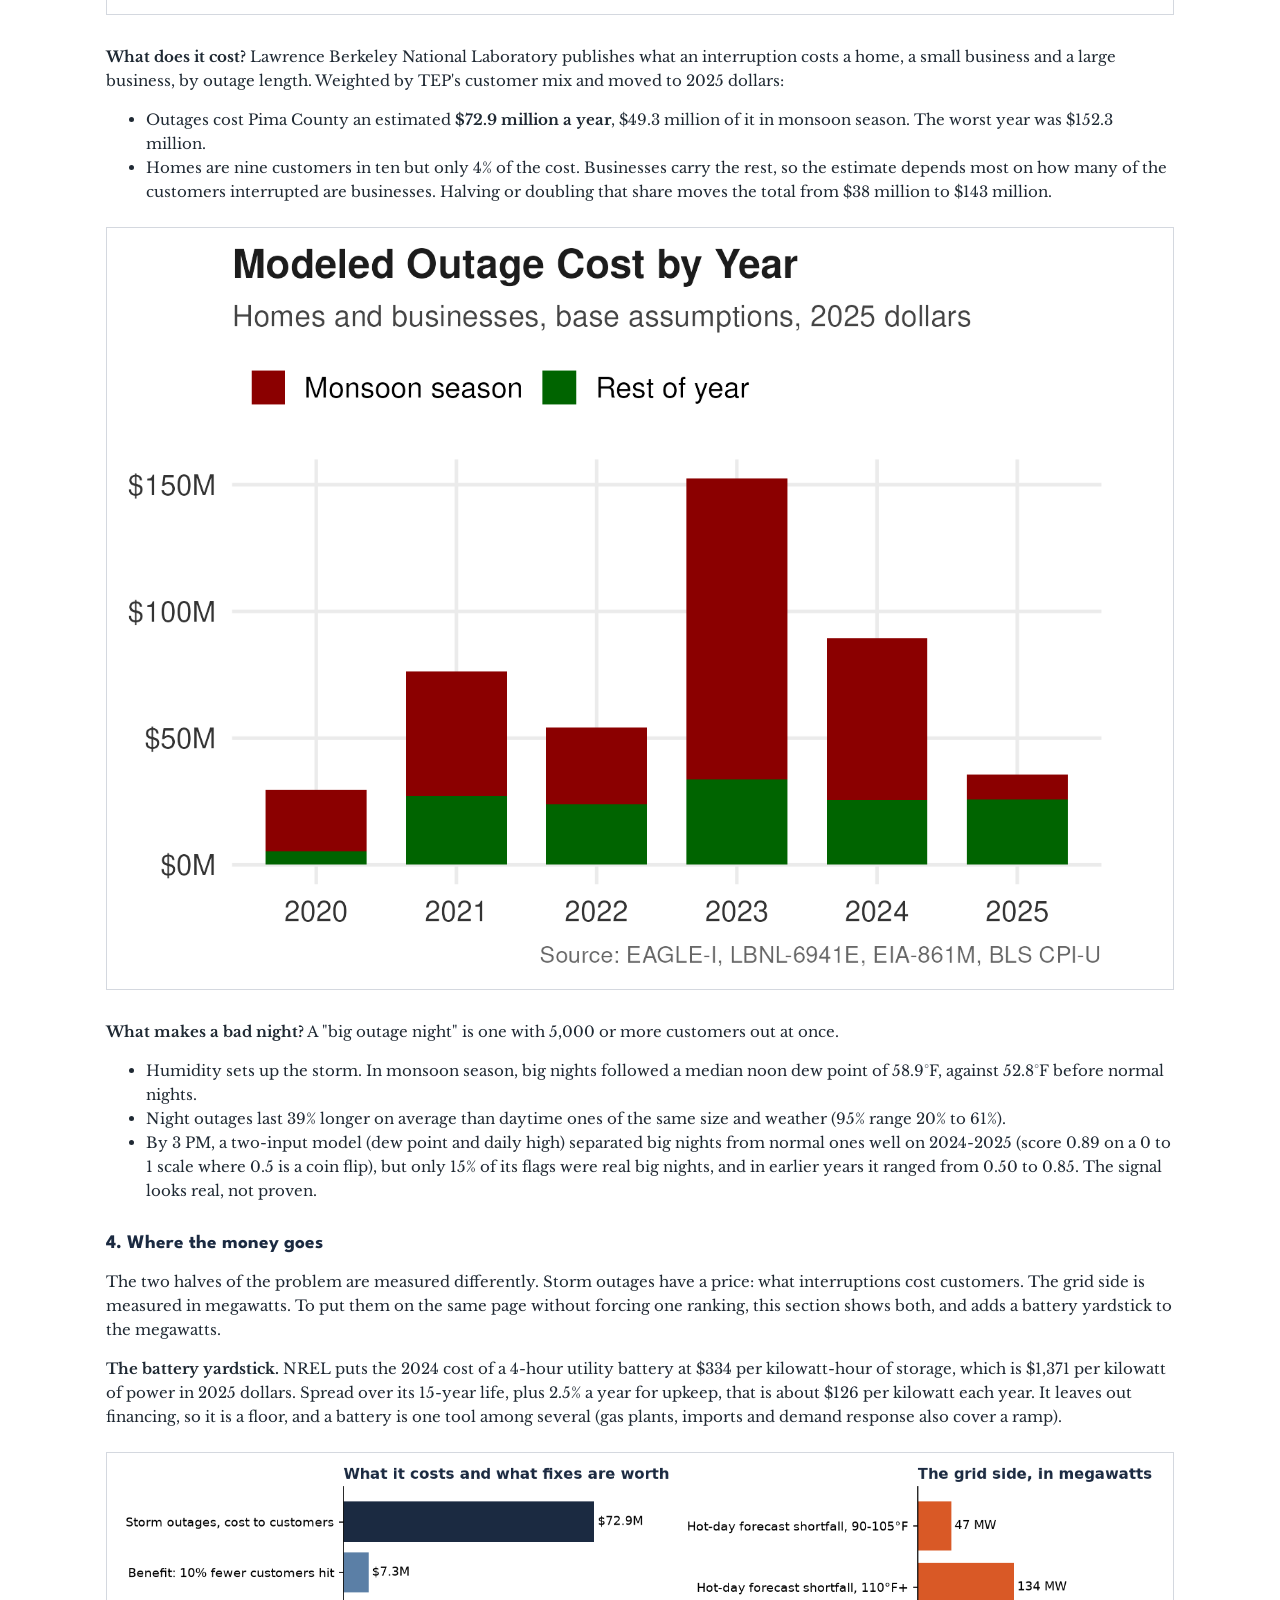
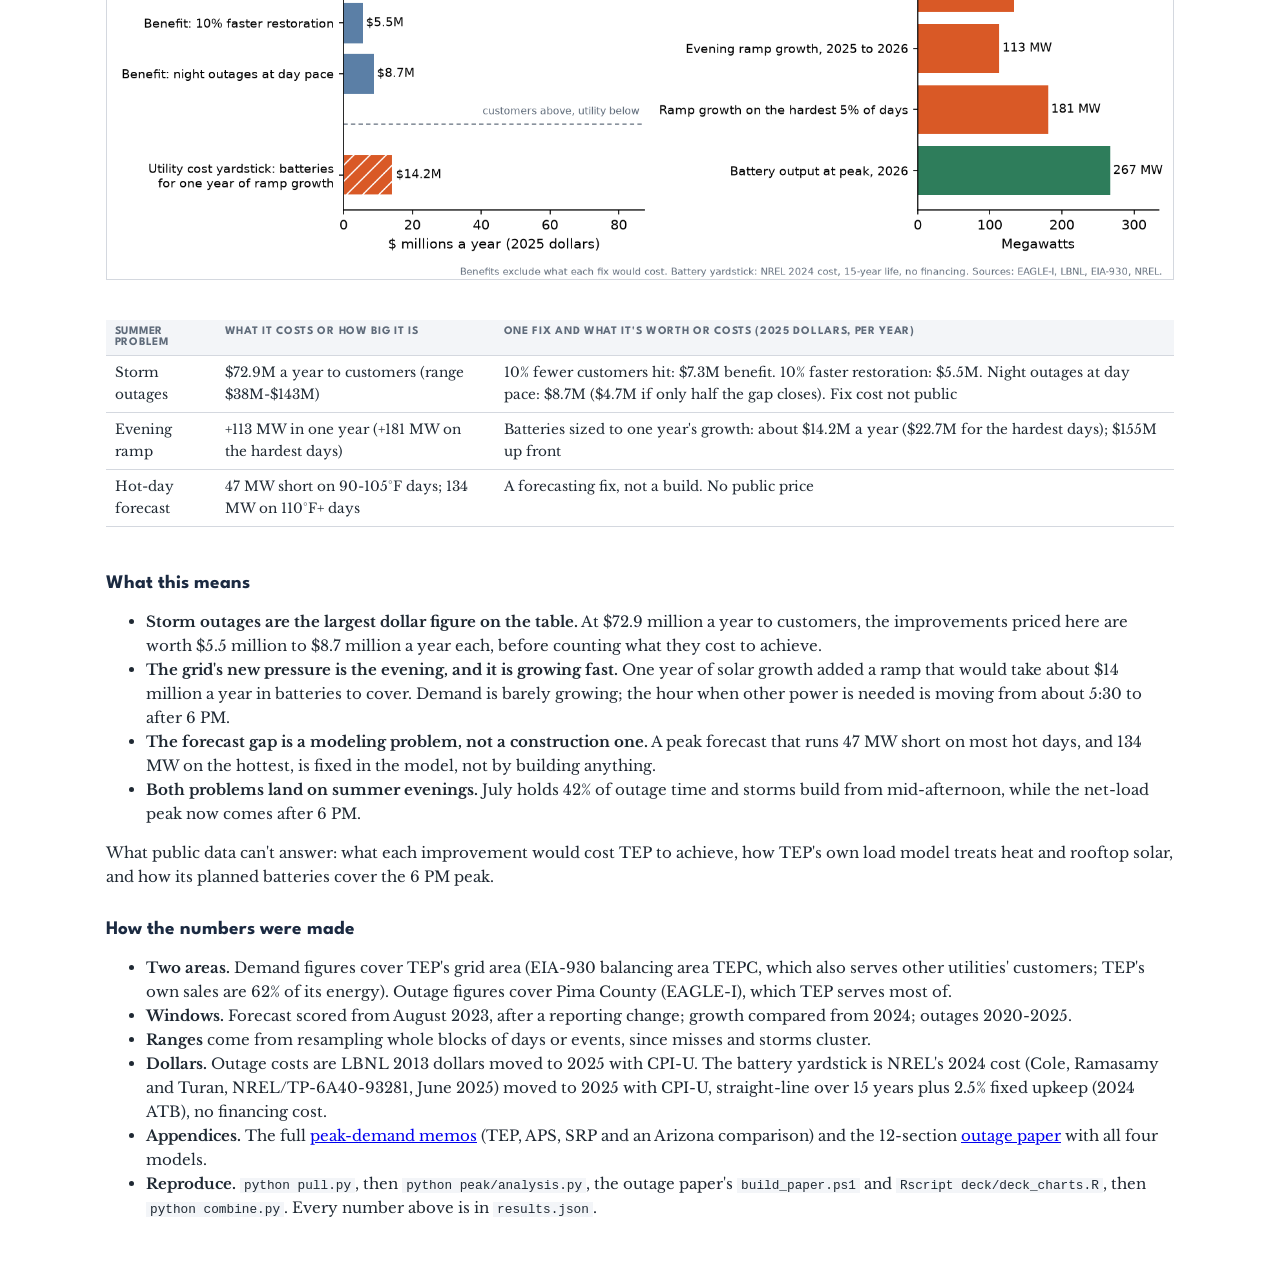
<file: tucson_grid_memo.html>
<!doctype html>
<html lang="en"><head><meta charset="utf-8"><meta name="viewport" content="width=device-width, initial-scale=1">
<title>What summer costs Tucson's grid</title>
<link href="https://fonts.googleapis.com/css2?family=League+Spartan:wght@400;700&family=Libre+Baskerville:wght@400;700&display=swap" rel="stylesheet">
<style>
:root { --navy:#1B2A41; --steel:#5B7FA6; --text:#1F2933; --muted:#5F6B7A; --line:#D4D8DF; --band:#F3F5F8; }
* { box-sizing:border-box; }
body { margin:0; background:#fff; color:var(--text); font:15px/1.6 'Libre Baskerville', Georgia, serif; }
.wrap { max-width:1100px; margin:0 auto; padding:1.5rem 1rem 3rem; }
nav { position:sticky; top:0; z-index:1; background:var(--navy); }
nav .wrap { display:flex; flex-wrap:wrap; gap:.4rem 1.2rem; padding:.7rem 1rem; }
nav a { color:#fff; text-decoration:none; font:700 .8rem 'League Spartan', sans-serif; letter-spacing:.08em; text-transform:uppercase; }
nav a:hover { text-decoration:underline; }
section { padding-top:1rem; border-top:3px solid var(--navy); margin-top:2.5rem; scroll-margin-top:3rem; }
section:first-of-type { border-top:0; margin-top:0; }
h1, h2, h3 { font-family:'League Spartan', sans-serif; color:var(--navy); line-height:1.2; }
h1 { font-size:1.7rem; margin:.4rem 0 .6rem; }
h2 { font-size:1.2rem; margin:1.8rem 0 .5rem; }
table { border-collapse:collapse; width:100%; margin:.6rem 0 1rem; font-size:.85rem; }
th, td { border-bottom:1px solid var(--line); padding:.4rem .55rem; text-align:left; vertical-align:top; }
th { background:var(--band); font:700 .72rem 'League Spartan', sans-serif; letter-spacing:.06em; text-transform:uppercase; color:var(--muted); }
img { max-width:100%; height:auto; border:1px solid var(--line); margin:.5rem 0; }
code { font-size:.85em; background:var(--band); padding:0 .25rem; }
.table-scroll { overflow-x:auto; }
@media print { nav { display:none; } img { max-height:9cm; } h2 { break-after:avoid; } table, img { break-inside:avoid; } }</style></head>
<body><main class="wrap"><section><h1>What Summer Costs Tucson's Grid: Heat, Storms and Where the Money Goes</h1>
<p><strong>Jake Moore</strong> · November 2026 · Public data only: EIA-930 hourly grid data, EIA-861 sales and reliability, Oak Ridge
National Laboratory's EAGLE-I outage counts, NOAA storm reports, Open-Meteo weather, Lawrence Berkeley National
Laboratory's outage cost study, and NREL's battery cost benchmark. Not prepared with, for, or using any information
from Tucson Electric Power.</p>
<h2>Bottom line</h2>
<p>Summer hits Tucson's electric grid from two sides. Heat pushes demand up, and monsoon storms knock customers out.</p>
<ul>
<li><strong>Storm outages are the biggest measurable cost.</strong> Power outages cost Pima County's homes and businesses an
  estimated $72.9 million a year from 2020 to 2025 (range $38 million to $143 million, depending mostly on how many
  of those affected are businesses). July alone holds 42% of all outage time.</li>
<li><strong>The improvements are worth millions a year each.</strong> Interrupting 10% fewer customers per storm would be worth
  about $7.3 million a year to customers; restoring every outage 10% faster, about $5.5 million; restoring night
  outages as fast as daytime ones, up to $8.7 million. These are benefits only. What each improvement would cost to
  achieve is not public.</li>
<li><strong>On the demand side, the pressure is timing, not growth.</strong> After accounting for weather, Tucson's demand grew just
  1.7% from 2024 to 2026. But as solar farms produced 67% more in 2026 (January to early November, against the same months of 2025), the evening climb that other power sources must
  cover grew by 113 megawatts in a single year. Covering that one year of growth with batteries would cost on the
  order of $14 million a year.</li>
<li><strong>The forecast is reliable except on hot afternoons.</strong> TEP's day-ahead demand forecast misses by 2.9% an hour on
  average, but on 90-105°F days it comes in about 47 megawatts short of the actual peak, and about 134 megawatts short
  on the rare 110°F days.</li>
</ul>
<h2>1. Heat drives the peak</h2>
<p>Electricity demand (the industry calls it <strong>load</strong>) follows the afternoon temperature. Below about 82°F, heat barely
moves it. Above 82°F, air conditioning takes over, and every extra degree adds about 61 megawatts (MW) to the day's
highest hour, the <strong>peak</strong>. A megawatt measures power being used at one moment; on an average hot summer day TEP's
peak is 2,780 MW.</p>
<p><img alt="TEP daily peak vs Tucson high" src="peak/charts/tep/2_peak_vs_temperature.png" /></p>
<ul>
<li>Temperature explains 91% of the day-to-day swings in the summer peak, and the response has held steady at about
  59-64 MW per degree in each year since 2024.</li>
<li>Two-thirds of summer days (67%) peak in the 5-6 PM hour.</li>
<li>A hot night adds about a quarter as much as a hot afternoon.</li>
</ul>
<p><strong>How well is the peak predicted?</strong> Each day the utility publishes a <strong>day-ahead forecast</strong>: its prediction of demand
for every hour of the next day. Since August 2023 it has missed by 2.87% an hour on average (95% range 2.68-3.09%),
which is accurate, and it doesn't lean high or low overall. The problem is concentrated in heat.</p>
<p><img alt="Peak forecast error by temperature" src="peak/charts/tep/3_peak_error_by_temperature.png" /></p>
<div class="table-scroll"><table>
<thead>
<tr>
<th>Daily high</th>
<th>Days</th>
<th>Forecast peak minus actual peak</th>
<th>Days the forecast was 3%+ too low</th>
</tr>
</thead>
<tbody>
<tr>
<td>Under 80°F</td>
<td>420</td>
<td>+0.2%</td>
<td>10%</td>
</tr>
<tr>
<td>90-100°F</td>
<td>288</td>
<td>-1.7%</td>
<td>35%</td>
</tr>
<tr>
<td>100-105°F</td>
<td>171</td>
<td>-1.8%</td>
<td>37%</td>
</tr>
<tr>
<td>110°F+</td>
<td>10</td>
<td>-4.1%</td>
<td>60%</td>
</tr>
</tbody>
</table></div>
<p>On the 459 days between 90°F and 105°F, the forecast peak averages 1.7% low, about 47 MW. On the ten 110°F+ days,
4.1% low, about 134 MW at a 110°F peak. A wrong weather forecast explains little of it: hot days come in above
forecast even when the temperature was called correctly.</p>
<h2>2. Solar is moving the hard hour later</h2>
<p>During the day, large solar farms supply part of the power people use. In the evening their output falls while homes
and businesses still need power, so gas and coal plants, batteries and power from outside the area must pick up the
difference fast. The demand left after solar and wind is called <strong>net load</strong>, and its climb at sunset is the
<strong>evening ramp</strong>.</p>
<p><img alt="How the evening ramp forms (illustrative)" src="peak/charts/explainer_evening_ramp.png" /></p>
<p><img alt="TEP July-August 2026 average hour" src="peak/charts/tep/4_net_load_profile.png" /></p>
<div class="table-scroll"><table>
<thead>
<tr>
<th></th>
<th>2024</th>
<th>2025</th>
<th>2026 (to Nov 2)</th>
</tr>
</thead>
<tbody>
<tr>
<td>Average output of large solar farms (MW)</td>
<td>112</td>
<td>113</td>
<td>198</td>
</tr>
<tr>
<td>Share of midday demand met by large solar farms</td>
<td>19%</td>
<td>20%</td>
<td>31%</td>
</tr>
<tr>
<td>Average daily largest 3-hour rise in net load (MW)</td>
<td>531</td>
<td>530</td>
<td>644</td>
</tr>
<tr>
<td>The same rise on the hardest 5% of days (MW)</td>
<td>687</td>
<td>687</td>
<td>868</td>
</tr>
<tr>
<td>Average time of the net-load peak, summer</td>
<td>5:08 PM</td>
<td>5:29 PM</td>
<td>6:10 PM</td>
</tr>
</tbody>
</table></div>
<p>Demand itself is barely growing: after accounting for weather, average demand rose 1.7% from 2024 to 2026, and TEP's
own sales grew 1.4% from 2022 to 2025. What changed is when power is needed. The net-load peak moved from about 5:30
to after 6 PM in one year, and the average evening climb grew 113 MW (181 MW on the hardest days). Battery output in
the 100 highest-demand hours reached 267 MW in 2026.</p>
<h2>3. Storms knock customers out</h2>
<p><strong>When do outages happen?</strong> Pima County's outage records come in 15-minute counts of customers without power. Measured
in customer-minutes (one customer without power for one minute), July holds 42% of all outage time from 2020 to 2025,
and June 15 to September 30 holds 66%.</p>
<p><img alt="Outage time by month" src="outages/deck/charts/c01_month.png" /></p>
<p><strong>What does it cost?</strong> Lawrence Berkeley National Laboratory publishes what an interruption costs a home, a small
business and a large business, by outage length. Weighted by TEP's customer mix and moved to 2025 dollars:</p>
<ul>
<li>Outages cost Pima County an estimated <strong>$72.9 million a year</strong>, $49.3 million of it in monsoon season. The worst
  year was $152.3 million.</li>
<li>Homes are nine customers in ten but only 4% of the cost. Businesses carry the rest, so the estimate depends most on
  how many of the customers interrupted are businesses. Halving or doubling that share moves the total from
  $38 million to $143 million.</li>
</ul>
<p><img alt="Annual outage cost" src="outages/deck/charts/c04_annual_cost.png" /></p>
<p><strong>What makes a bad night?</strong> A "big outage night" is one with 5,000 or more customers out at once.</p>
<ul>
<li>Humidity sets up the storm. In monsoon season, big nights followed a median noon dew point of 58.9°F, against
  52.8°F before normal nights.</li>
<li>Night outages last 39% longer on average than daytime ones of the same size and weather (95% range 20% to 61%).</li>
<li>By 3 PM, a two-input model (dew point and daily high) separated big nights from normal ones well on 2024-2025
  (score 0.89 on a 0 to 1 scale where 0.5 is a coin flip), but only 15% of its flags were real big nights, and in
  earlier years it ranged from 0.50 to 0.85. The signal looks real, not proven.</li>
</ul>
<h2>4. Where the money goes</h2>
<p>The two halves of the problem are measured differently. Storm outages have a price: what interruptions cost
customers. The grid side is measured in megawatts. To put them on the same page without forcing one ranking, this
section shows both, and adds a battery yardstick to the megawatts.</p>
<p><strong>The battery yardstick.</strong> NREL puts the 2024 cost of a 4-hour utility battery at $334 per kilowatt-hour of storage,
which is $1,371 per kilowatt of power in 2025 dollars. Spread over its 15-year life, plus 2.5% a year for upkeep,
that is about $126 per kilowatt each year. It leaves out financing, so it is a floor, and a battery is one tool among
several (gas plants, imports and demand response also cover a ramp).</p>
<p><img alt="Where the money goes" src="charts/act4_where_the_money_goes.png" /></p>
<div class="table-scroll"><table>
<thead>
<tr>
<th>Summer problem</th>
<th>What it costs or how big it is</th>
<th>One fix and what it's worth or costs (2025 dollars, per year)</th>
</tr>
</thead>
<tbody>
<tr>
<td>Storm outages</td>
<td>$72.9M a year to customers (range $38M-$143M)</td>
<td>10% fewer customers hit: $7.3M benefit. 10% faster restoration: $5.5M. Night outages at day pace: $8.7M ($4.7M if only half the gap closes). Fix cost not public</td>
</tr>
<tr>
<td>Evening ramp</td>
<td>+113 MW in one year (+181 MW on the hardest days)</td>
<td>Batteries sized to one year's growth: about $14.2M a year ($22.7M for the hardest days); $155M up front</td>
</tr>
<tr>
<td>Hot-day forecast</td>
<td>47 MW short on 90-105°F days; 134 MW on 110°F+ days</td>
<td>A forecasting fix, not a build. No public price</td>
</tr>
</tbody>
</table></div>
<h2>What this means</h2>
<ul>
<li><strong>Storm outages are the largest dollar figure on the table.</strong> At $72.9 million a year to customers, the improvements
  priced here are worth $5.5 million to $8.7 million a year each, before counting what they cost to achieve.</li>
<li><strong>The grid's new pressure is the evening, and it is growing fast.</strong> One year of solar growth added a ramp that would
  take about $14 million a year in batteries to cover. Demand is barely growing; the hour when other power is needed
  is moving from about 5:30 to after 6 PM.</li>
<li><strong>The forecast gap is a modeling problem, not a construction one.</strong> A peak forecast that runs 47 MW short on most
  hot days, and 134 MW on the hottest, is fixed in the model, not by building anything.</li>
<li><strong>Both problems land on summer evenings.</strong> July holds 42% of outage time and storms build from mid-afternoon,
  while the net-load peak now comes after 6 PM.</li>
</ul>
<p>What public data can't answer: what each improvement would cost TEP to achieve, how TEP's own load model treats heat
and rooftop solar, and how its planned batteries cover the 6 PM peak.</p>
<h2>How the numbers were made</h2>
<ul>
<li><strong>Two areas.</strong> Demand figures cover TEP's grid area (EIA-930 balancing area TEPC, which also serves other utilities'
  customers; TEP's own sales are 62% of its energy). Outage figures cover Pima County (EAGLE-I), which TEP serves most
  of.</li>
<li><strong>Windows.</strong> Forecast scored from August 2023, after a reporting change; growth compared from 2024; outages 2020-2025.</li>
<li><strong>Ranges</strong> come from resampling whole blocks of days or events, since misses and storms cluster.</li>
<li><strong>Dollars.</strong> Outage costs are LBNL 2013 dollars moved to 2025 with CPI-U. The battery yardstick is NREL's 2024 cost
  (Cole, Ramasamy and Turan, NREL/TP-6A40-93281, June 2025) moved to 2025 with CPI-U, straight-line over 15 years plus
  2.5% fixed upkeep (2024 ATB), no financing cost.</li>
<li><strong>Appendices.</strong> The full <a href="peak/peak_demand_memos.html">peak-demand memos</a> (TEP, APS, SRP and an Arizona comparison)
  and the 12-section <a href="outages/storm_outage_cost_jakemoore.pdf">outage paper</a> with all four models.</li>
<li><strong>Reproduce.</strong> <code>python pull.py</code>, then <code>python peak/analysis.py</code>, the outage paper's <code>build_paper.ps1</code> and
  <code>Rscript deck/deck_charts.R</code>, then <code>python combine.py</code>. Every number above is in <code>results.json</code>.</li>
</ul></section></main></body></html>
</file>
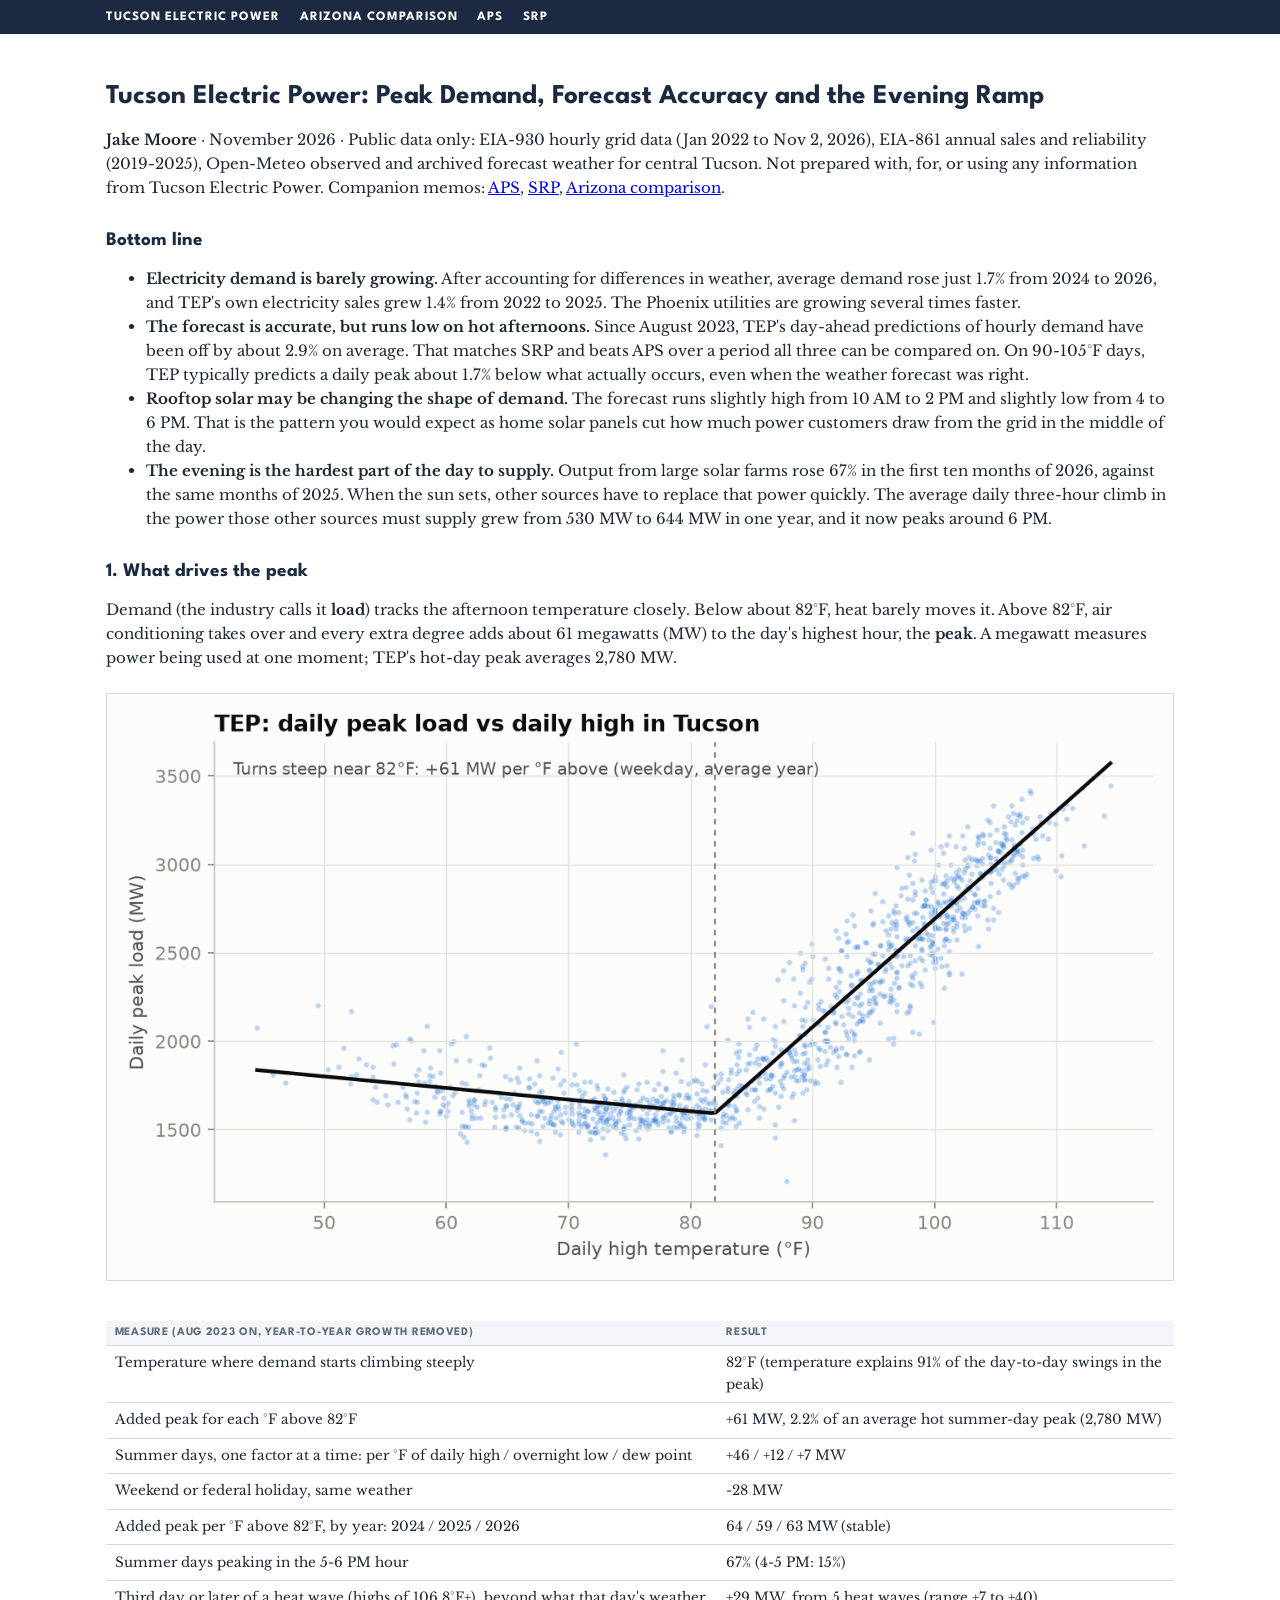
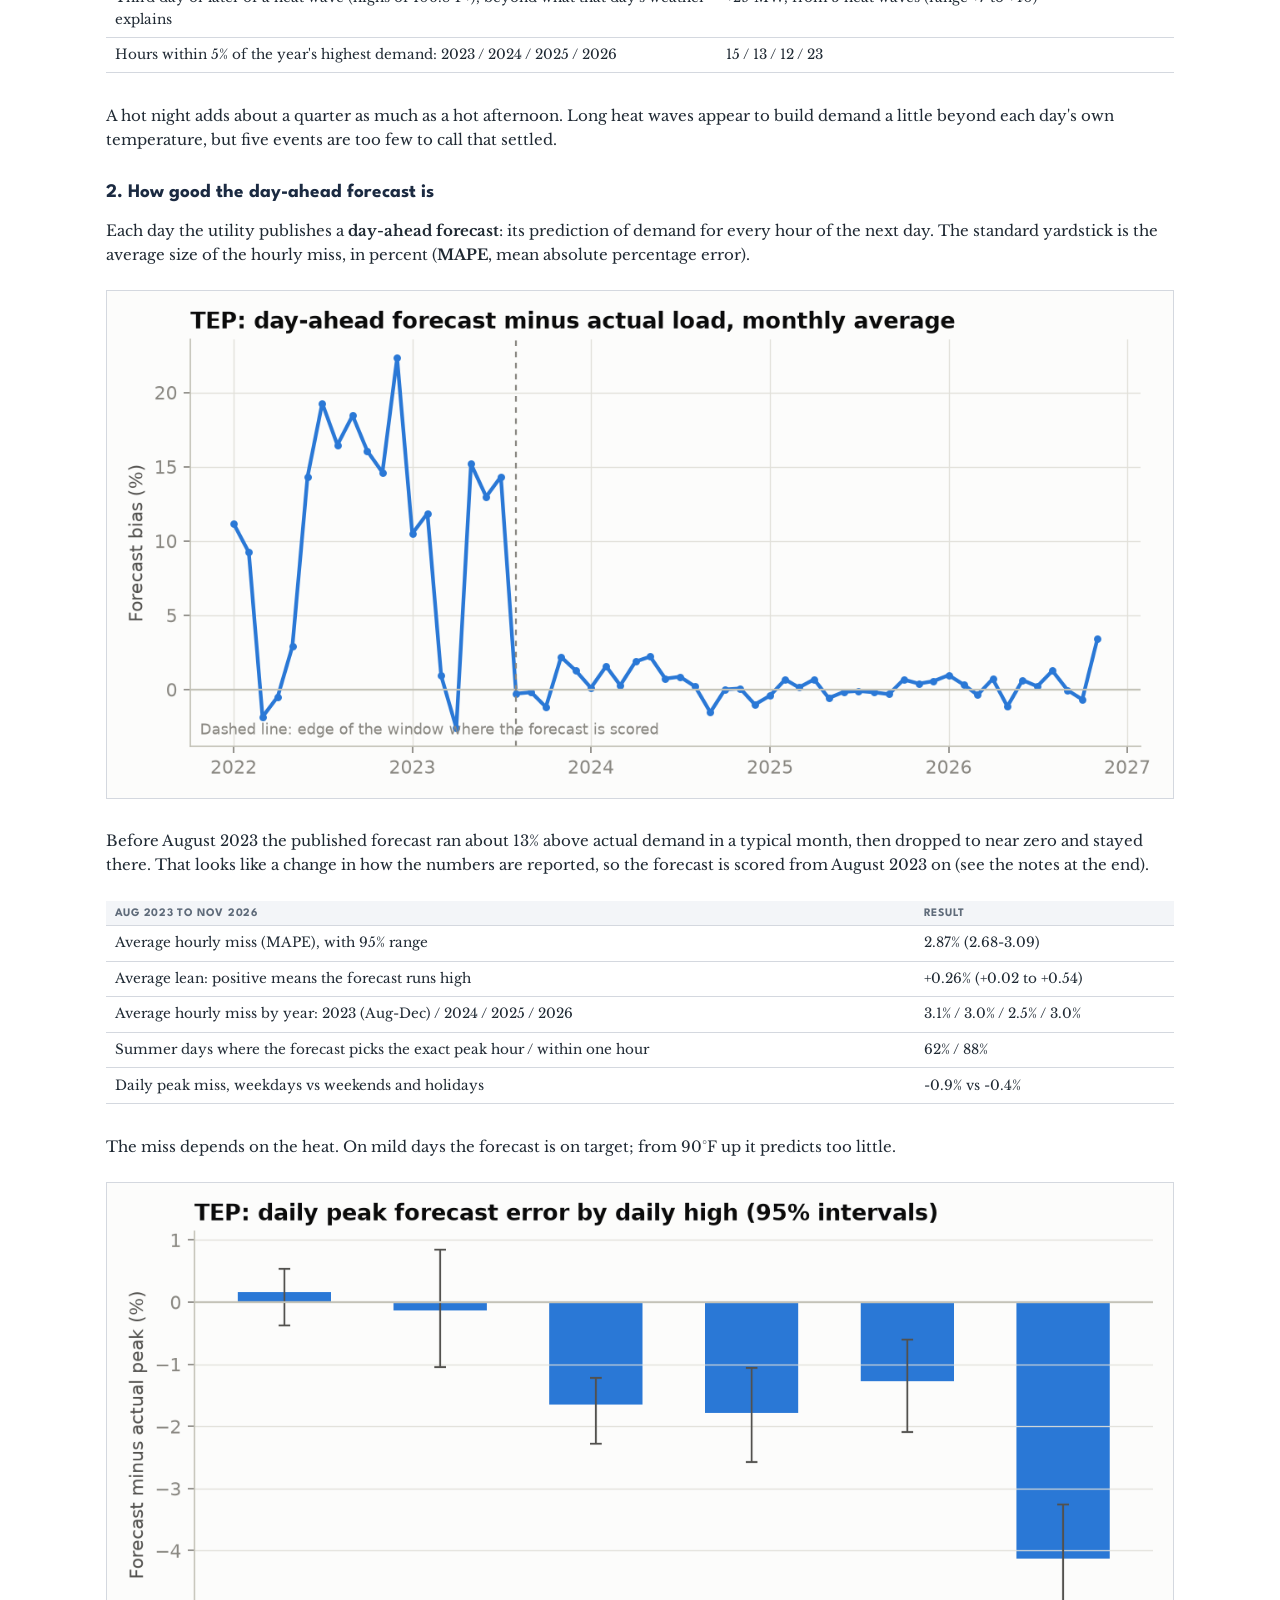
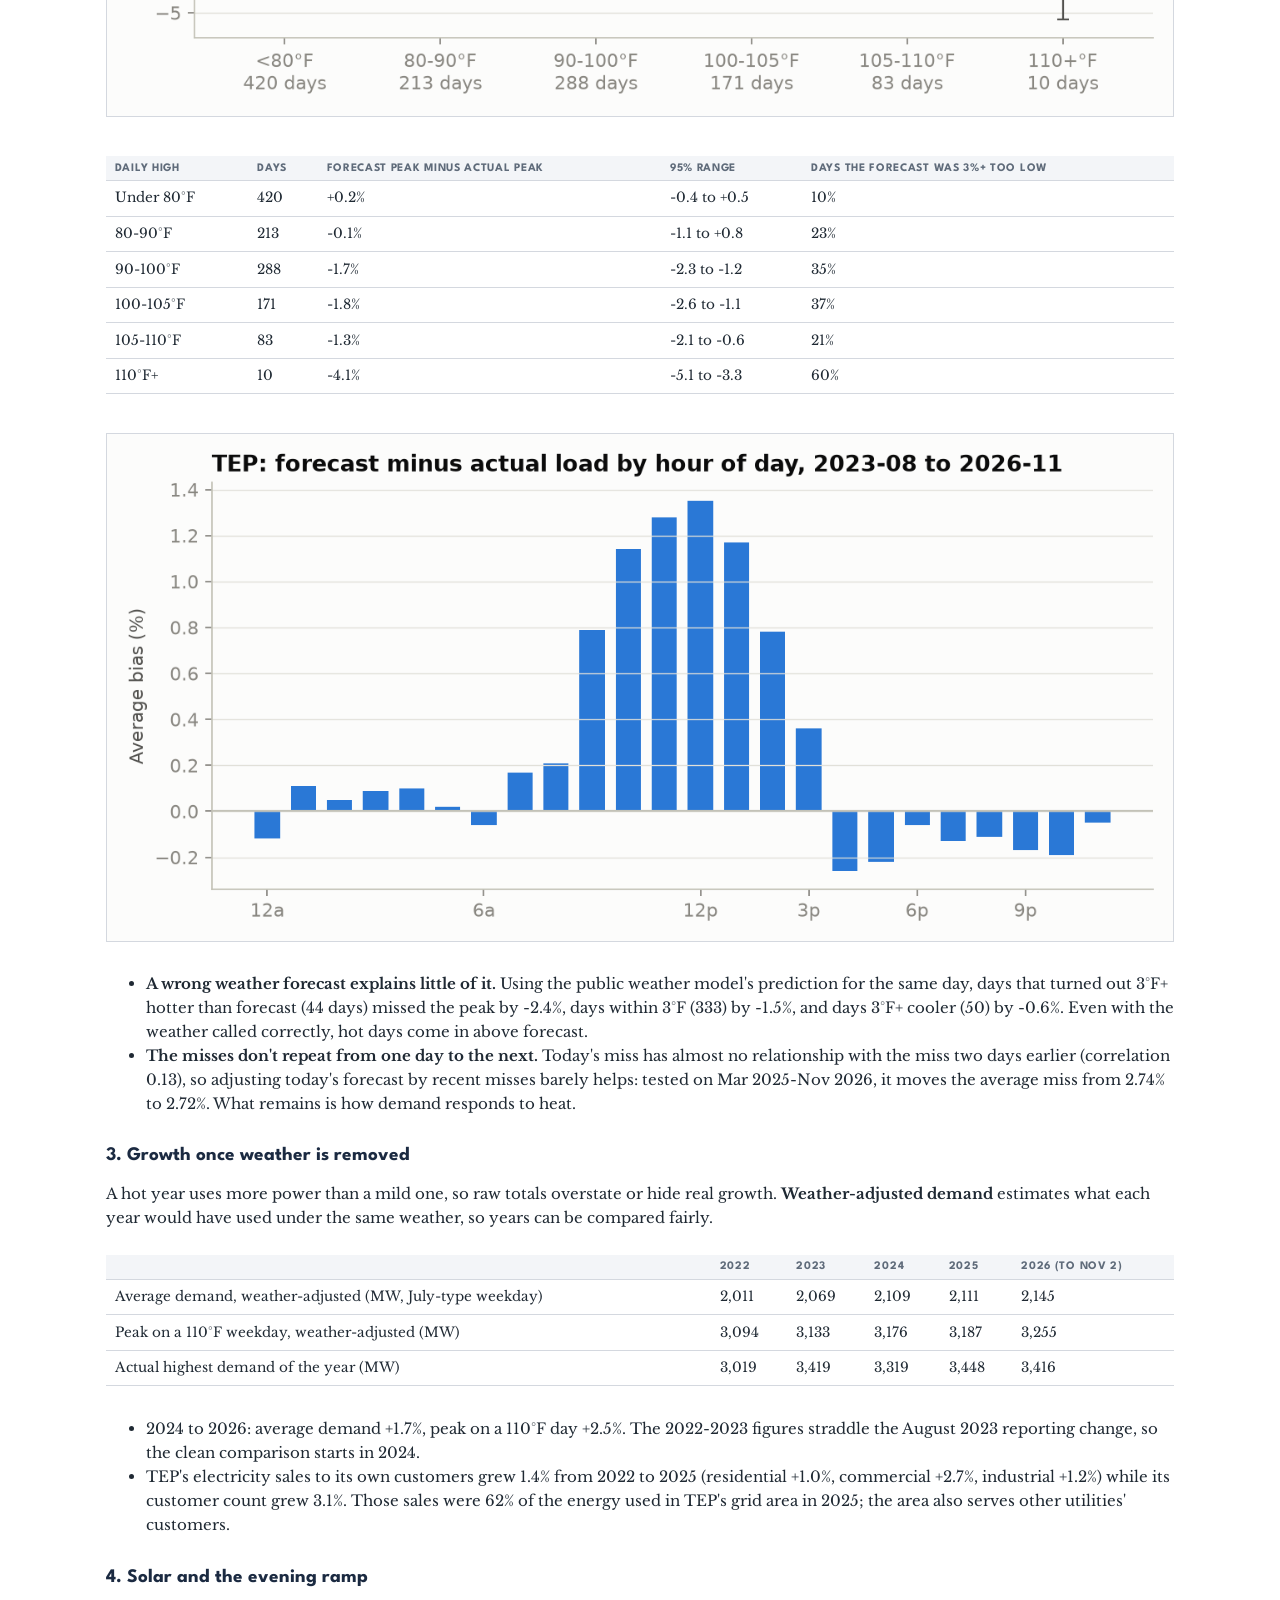
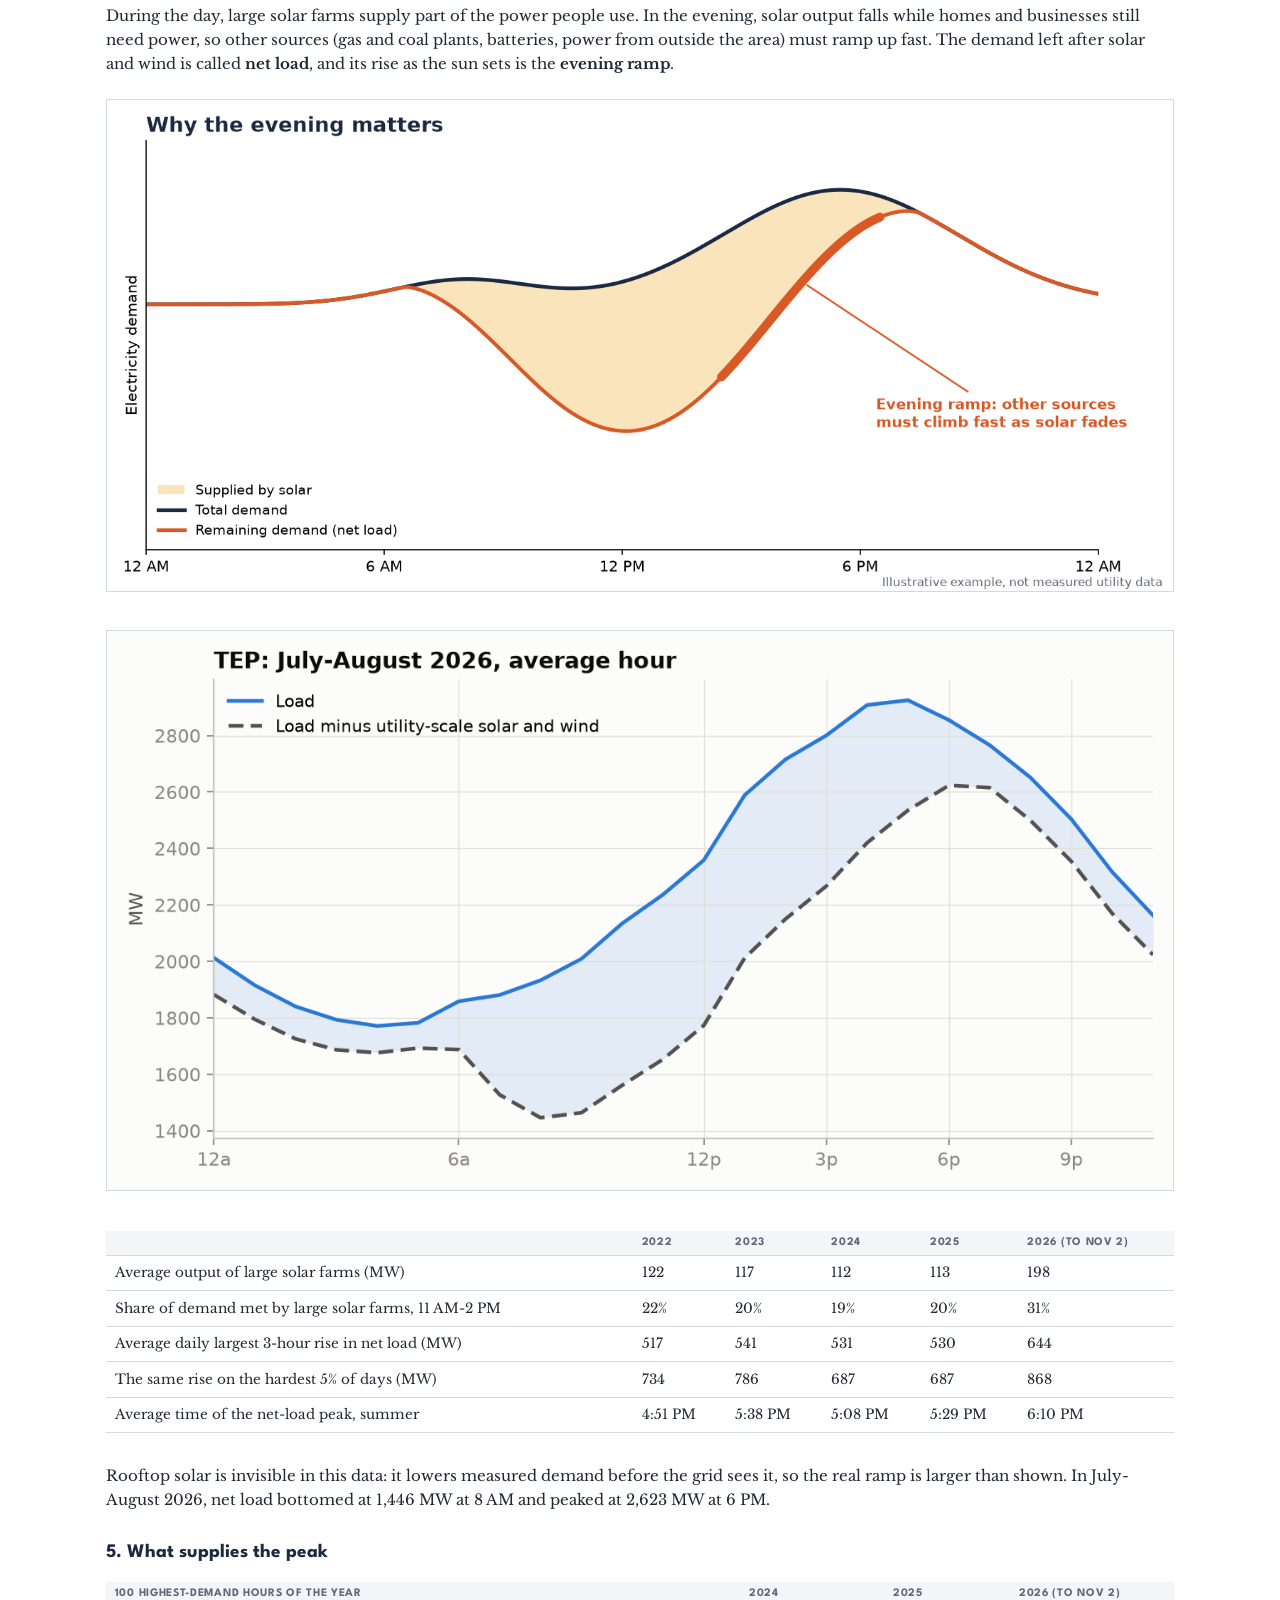
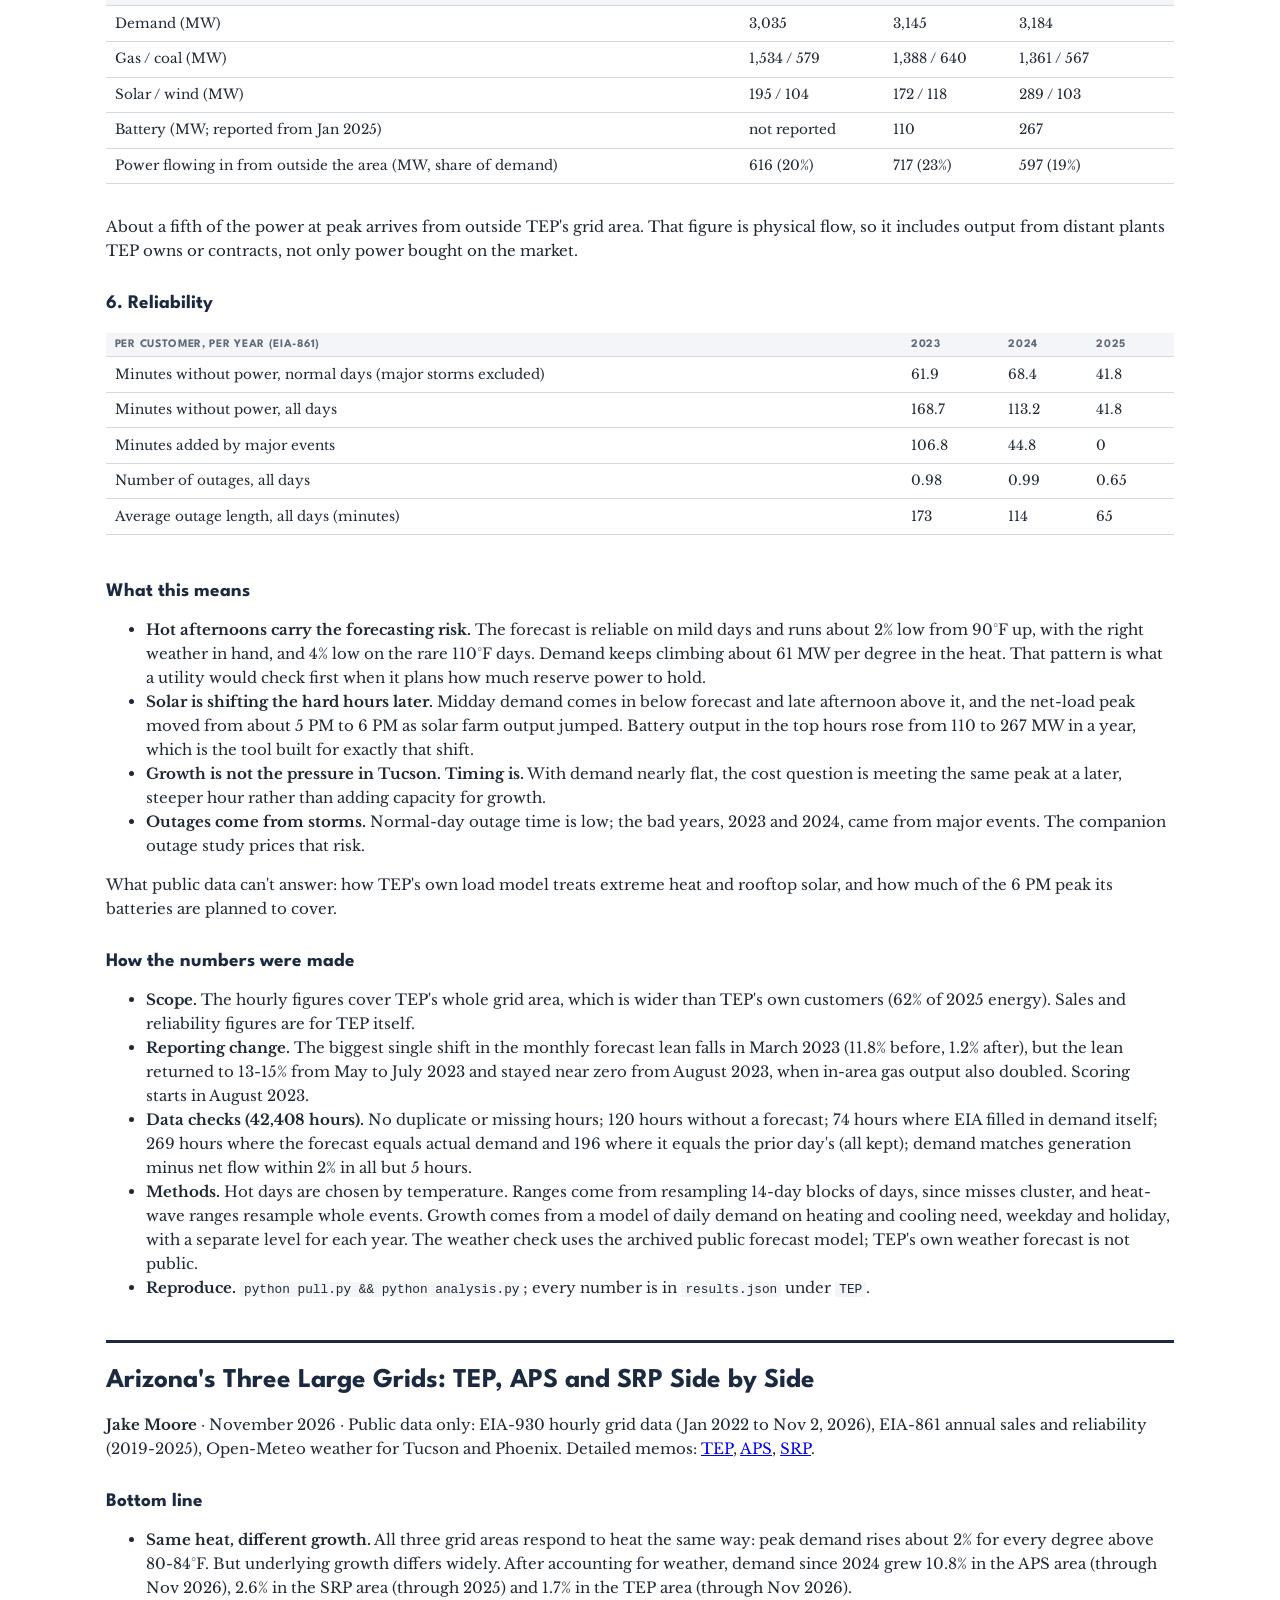
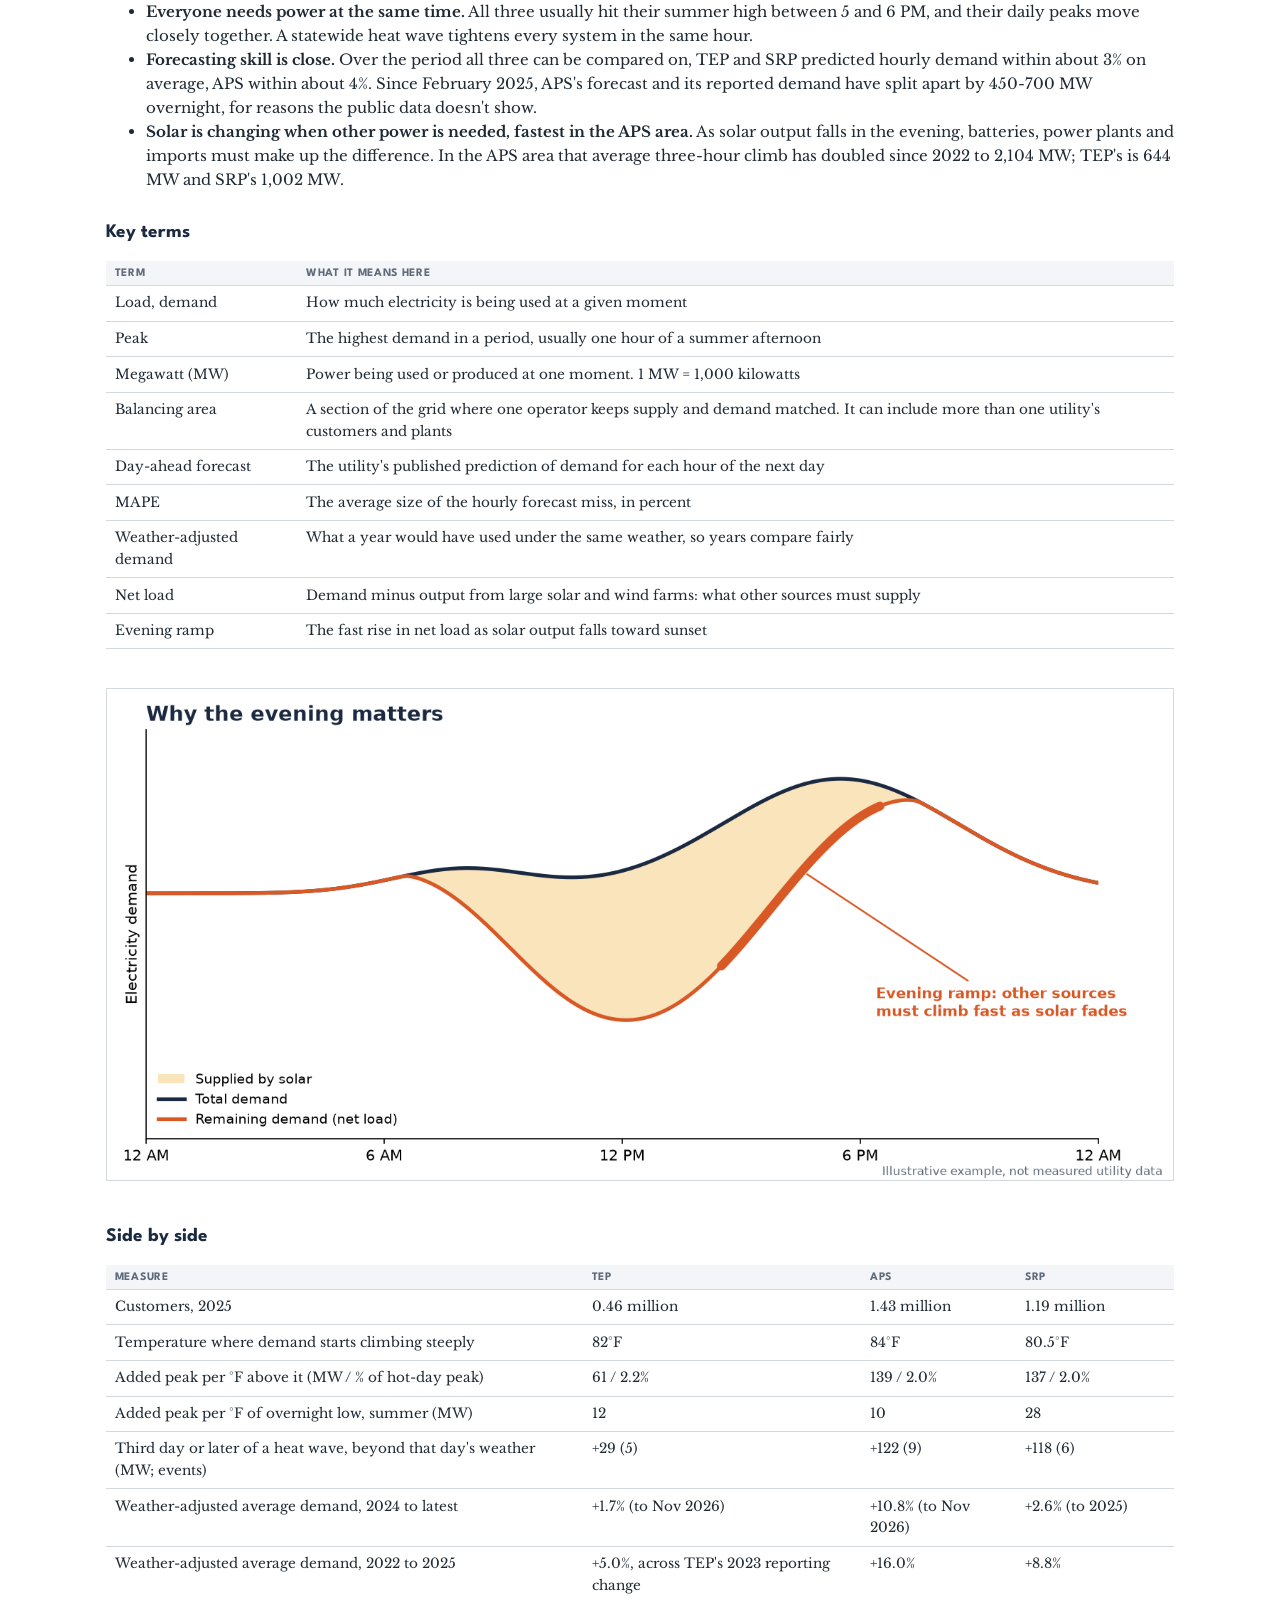
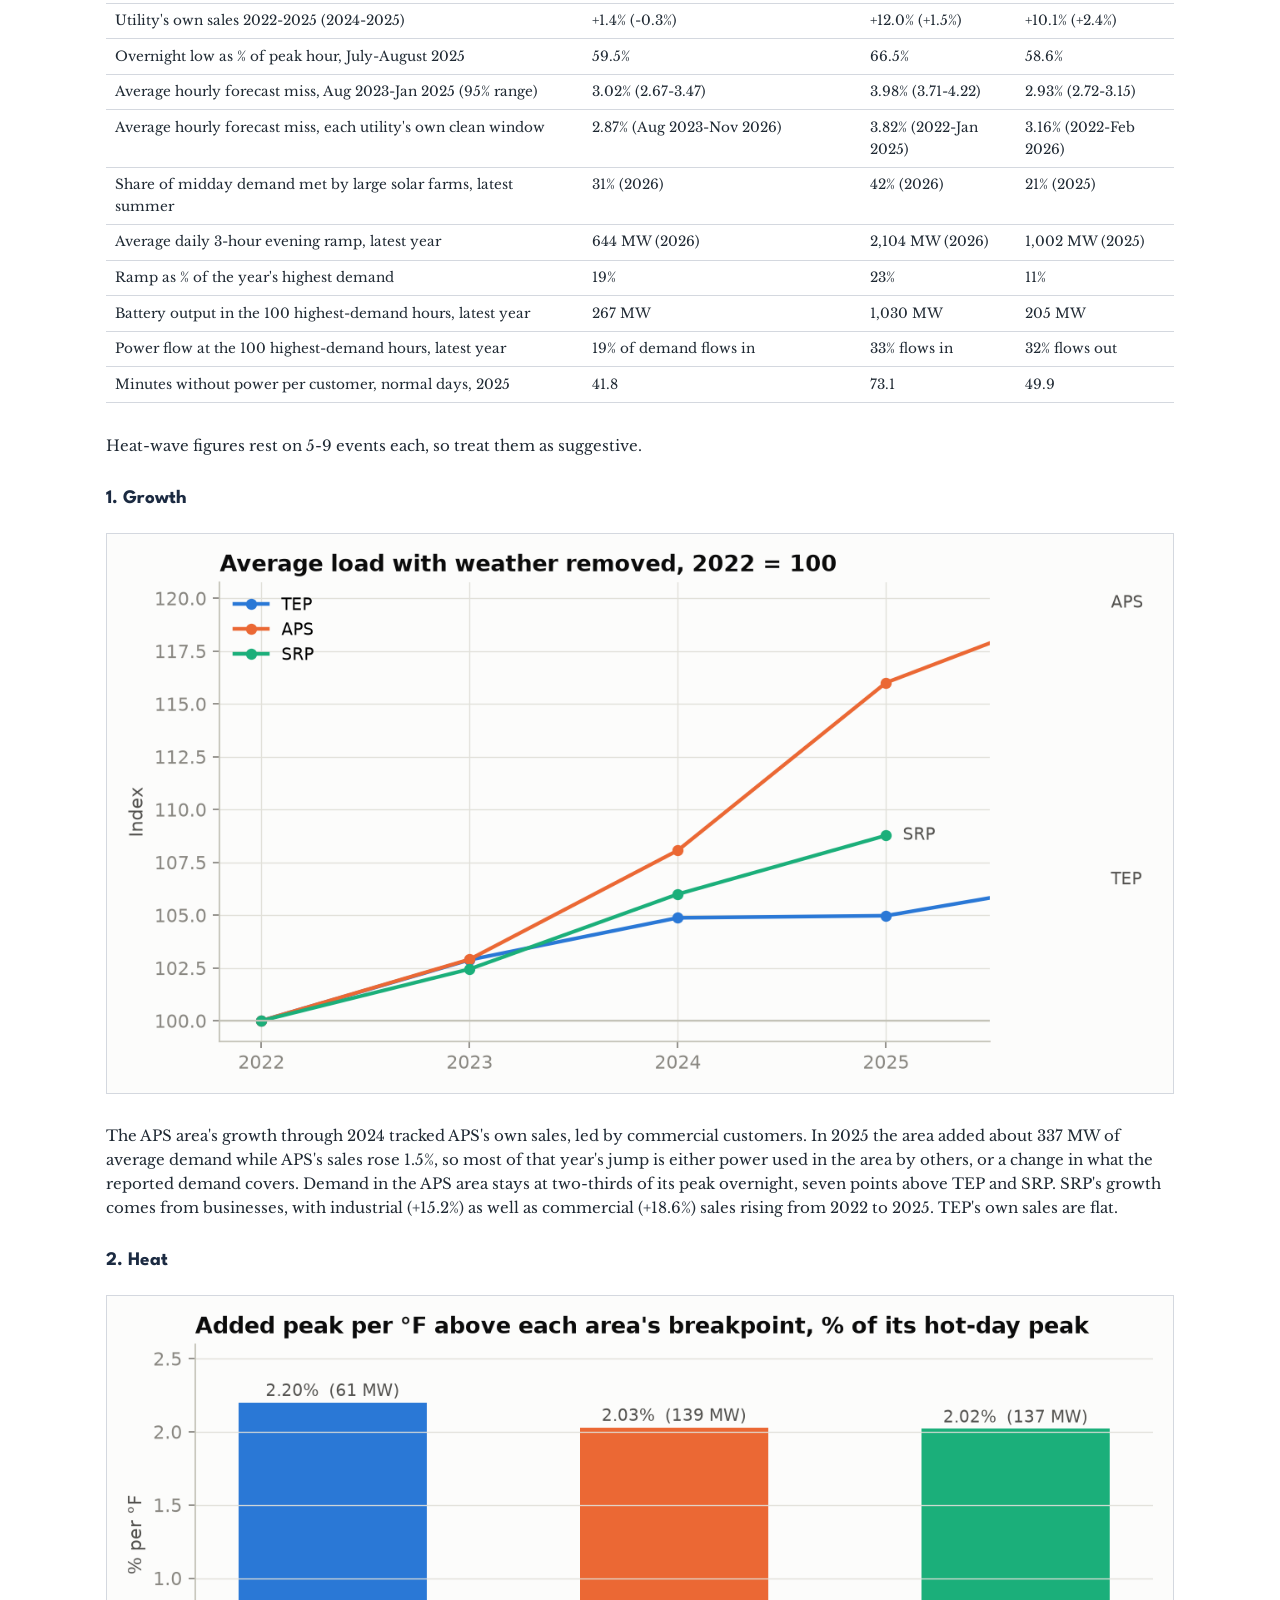
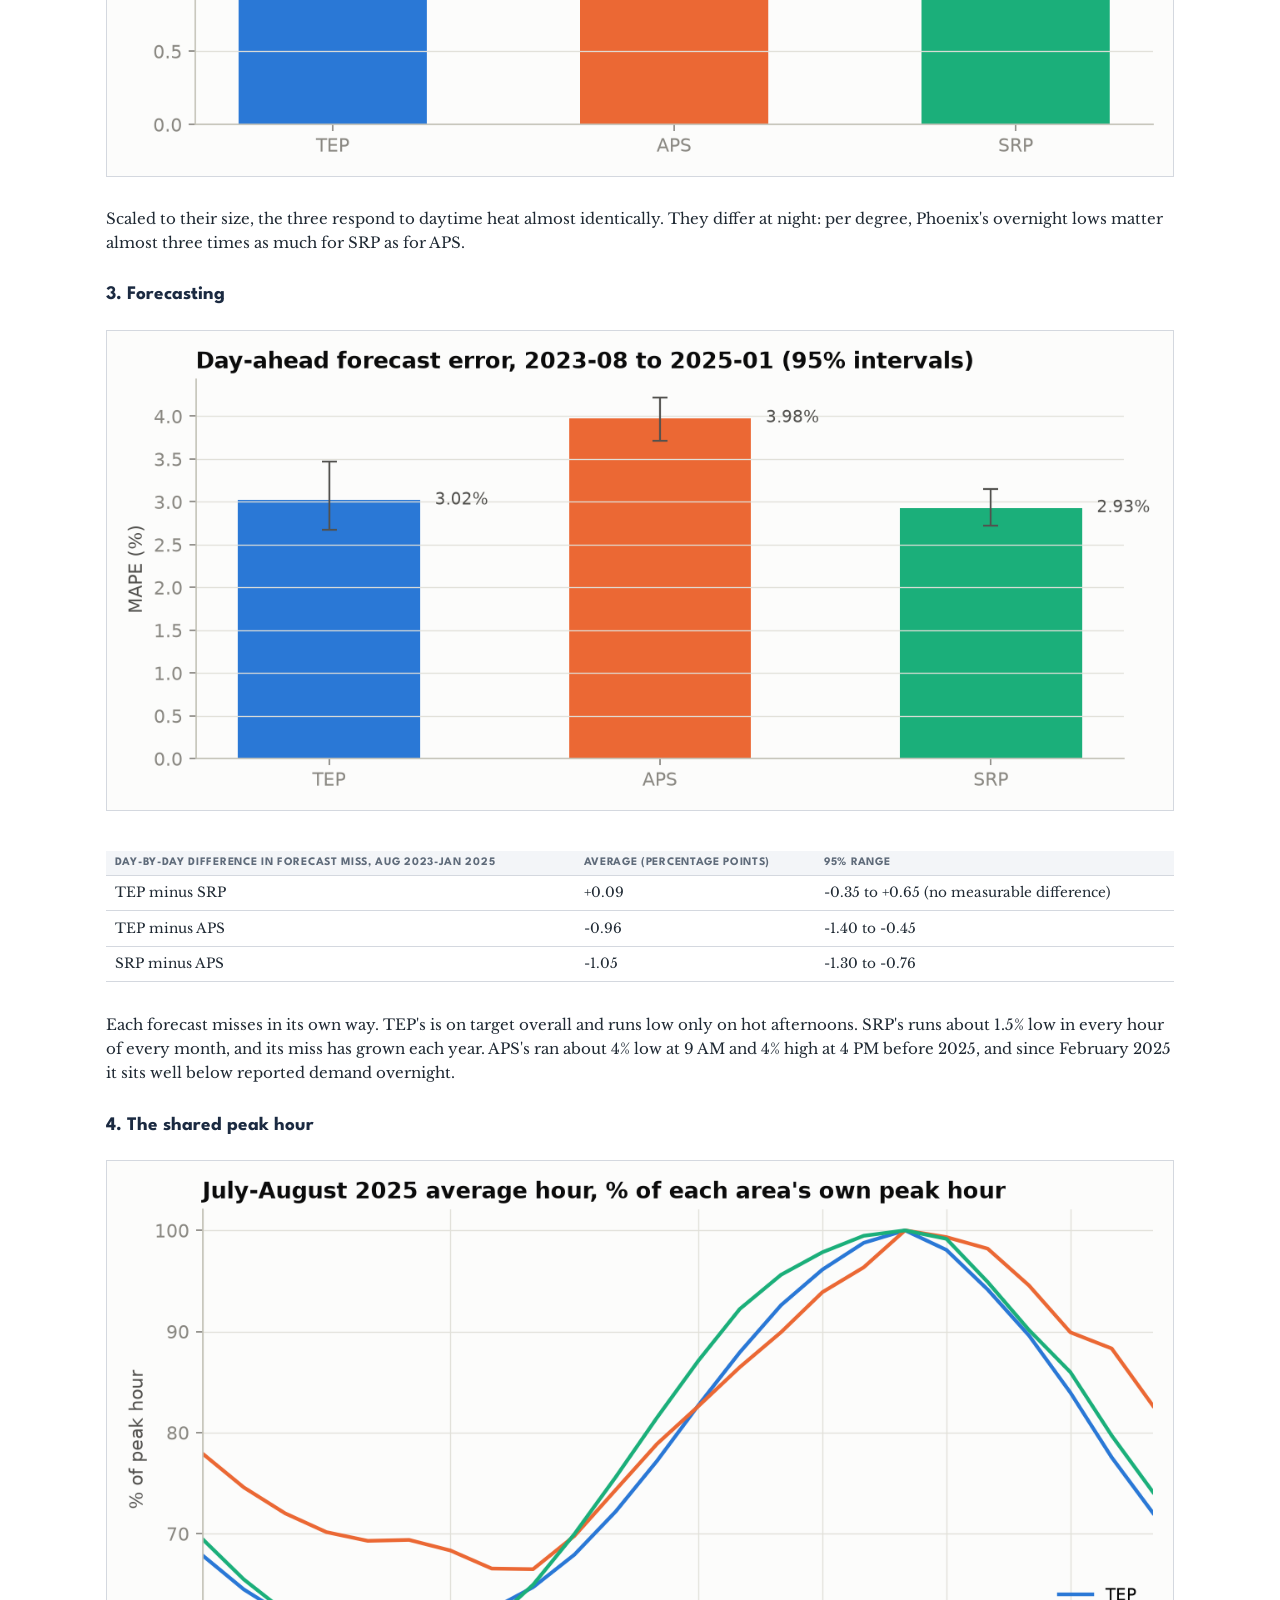
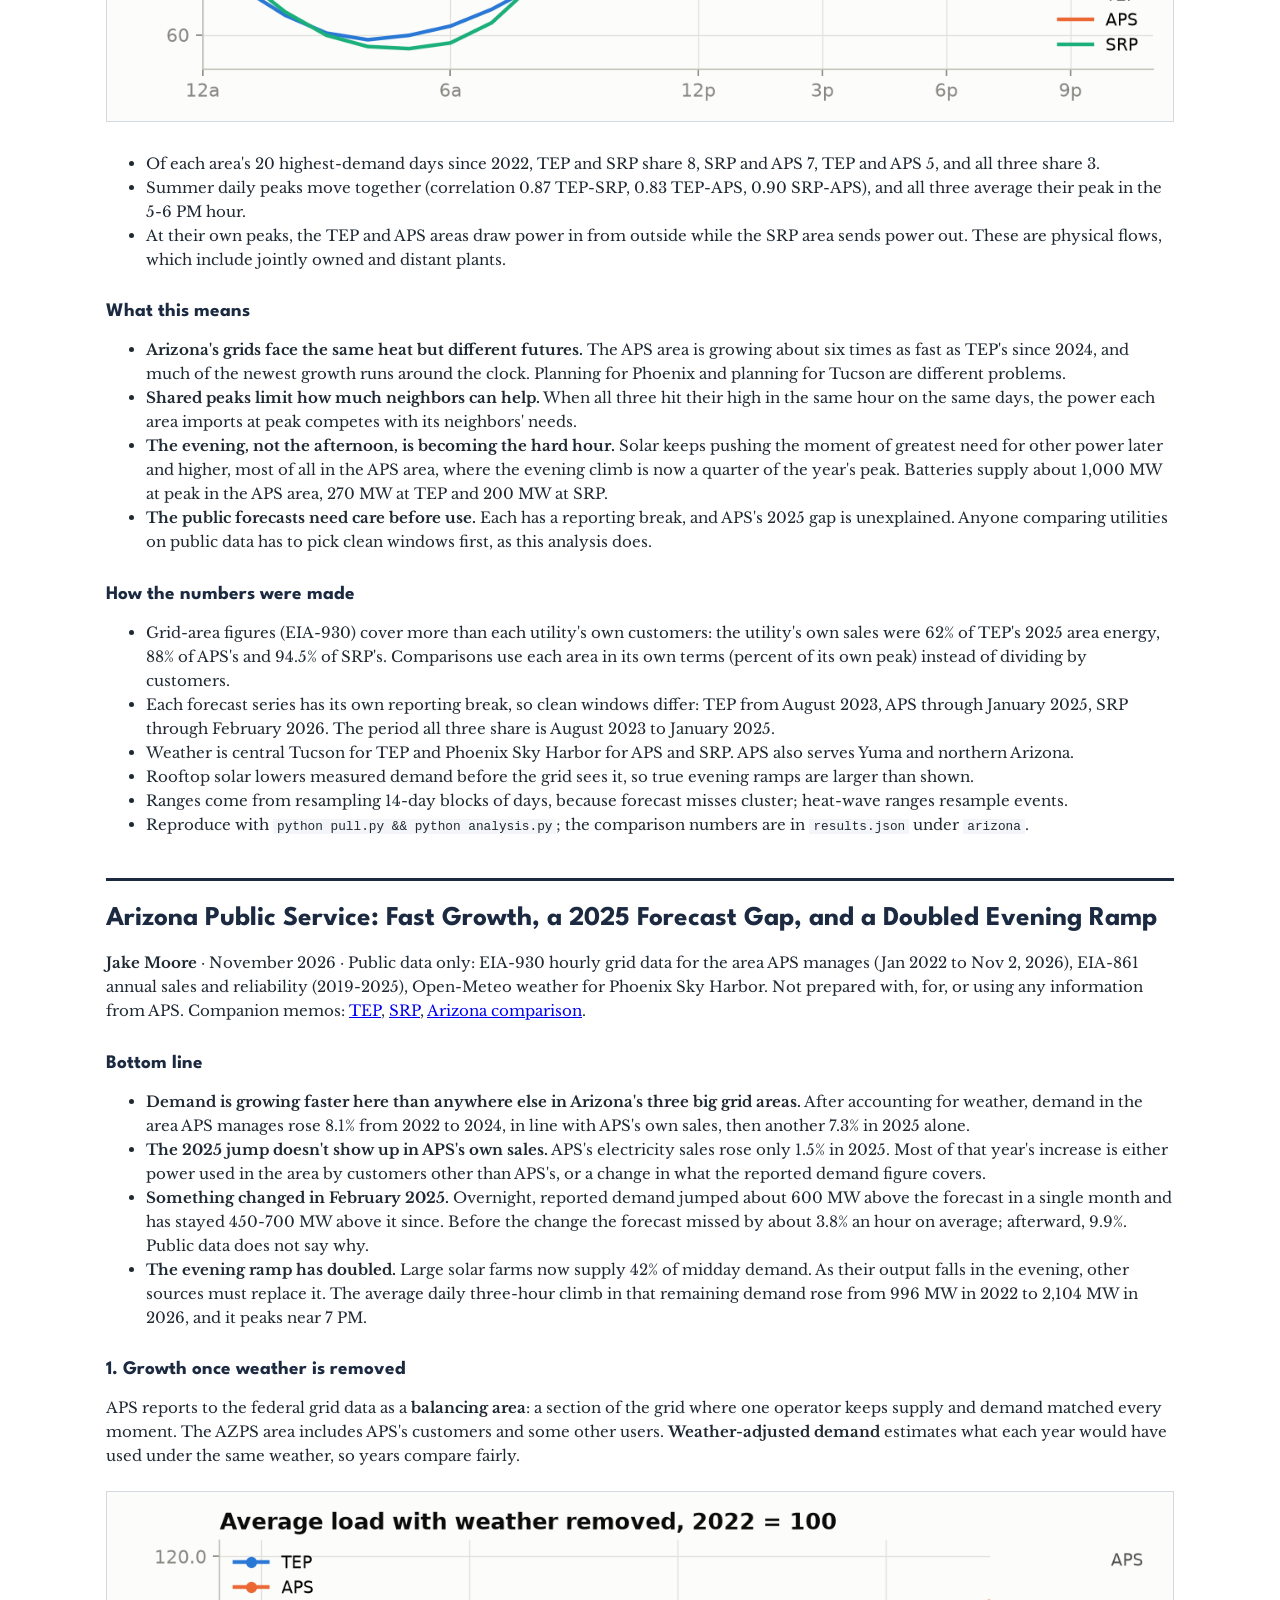
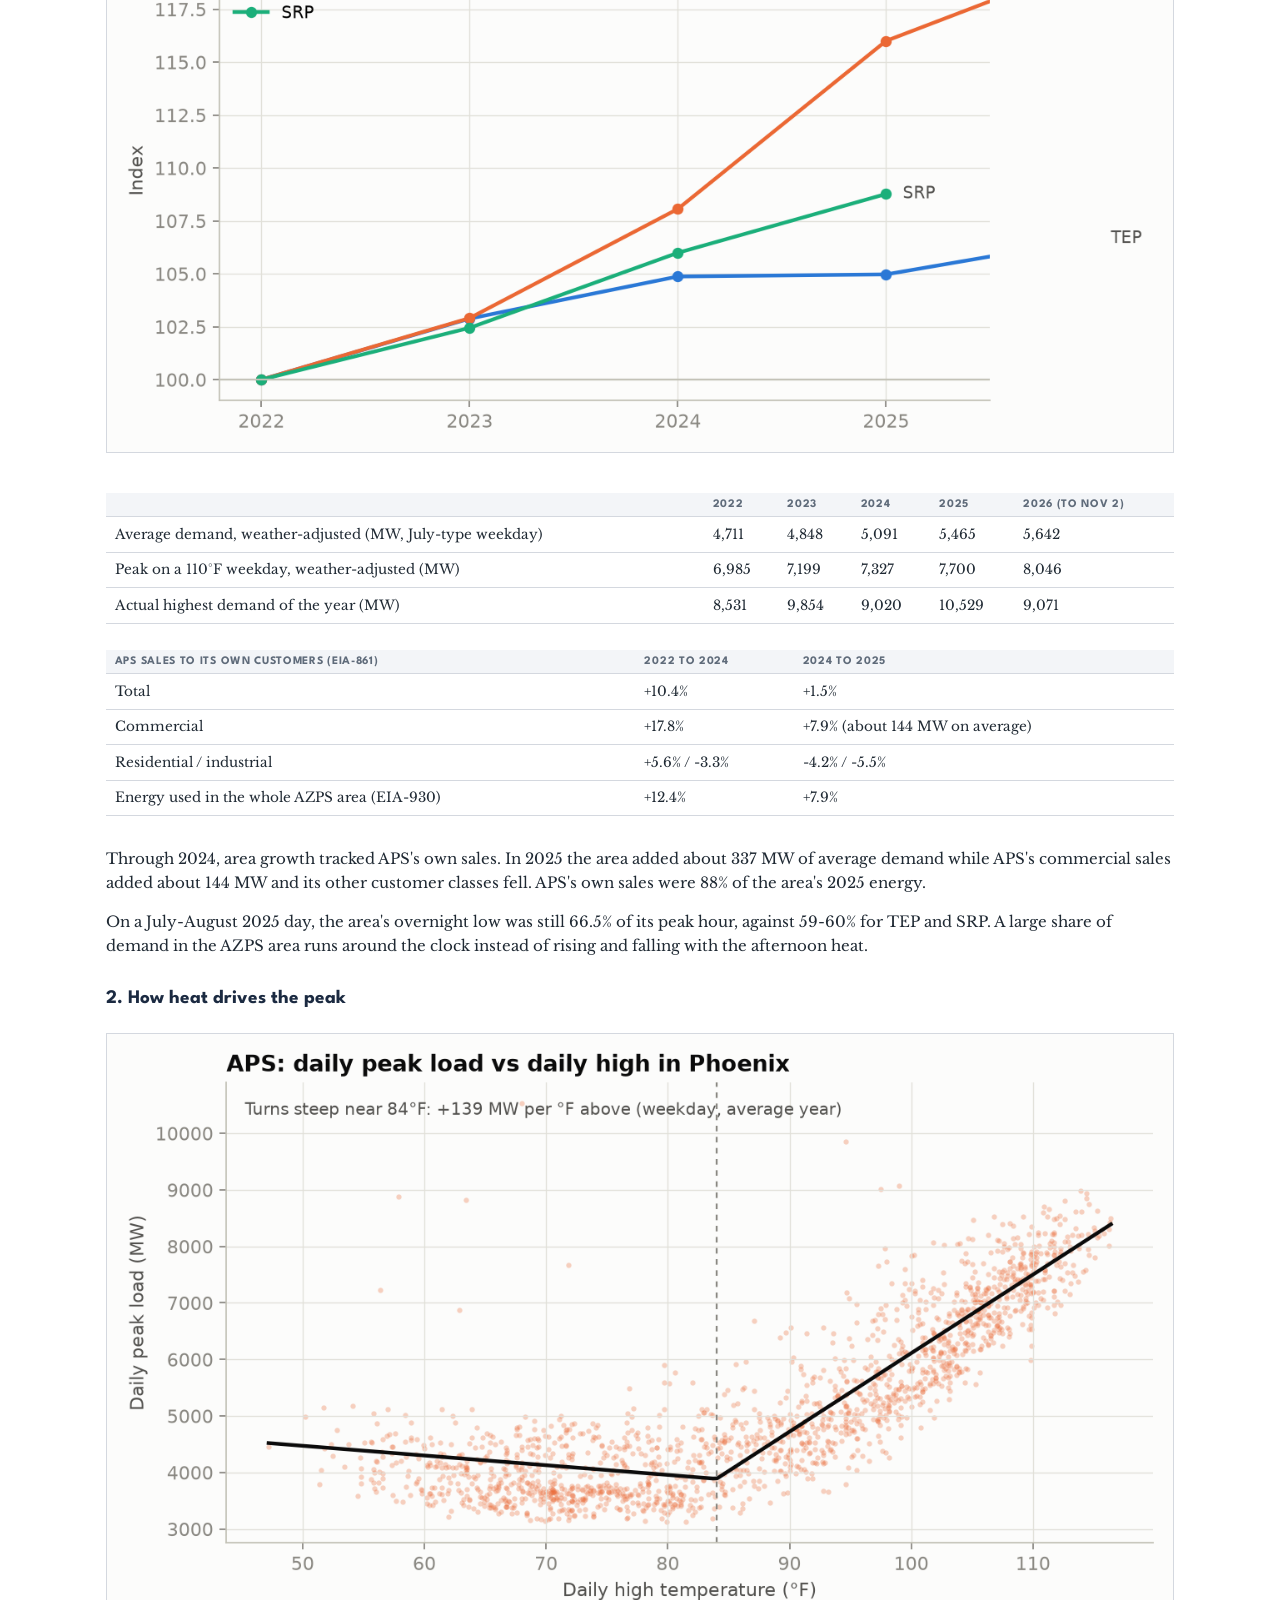
<file: peak/peak_demand_memos.html>
<!doctype html>
<html lang="en"><head><meta charset="utf-8"><meta name="viewport" content="width=device-width, initial-scale=1">
<title>Peak demand memos</title>
<link href="https://fonts.googleapis.com/css2?family=League+Spartan:wght@400;700&family=Libre+Baskerville:wght@400;700&display=swap" rel="stylesheet">
<style>
:root { --navy:#1B2A41; --steel:#5B7FA6; --text:#1F2933; --muted:#5F6B7A; --line:#D4D8DF; --band:#F3F5F8; }
* { box-sizing:border-box; }
body { margin:0; background:#fff; color:var(--text); font:15px/1.6 'Libre Baskerville', Georgia, serif; }
.wrap { max-width:1100px; margin:0 auto; padding:1.5rem 1rem 3rem; }
nav { position:sticky; top:0; z-index:1; background:var(--navy); }
nav .wrap { display:flex; flex-wrap:wrap; gap:.4rem 1.2rem; padding:.7rem 1rem; }
nav a { color:#fff; text-decoration:none; font:700 .8rem 'League Spartan', sans-serif; letter-spacing:.08em; text-transform:uppercase; }
nav a:hover { text-decoration:underline; }
section { padding-top:1rem; border-top:3px solid var(--navy); margin-top:2.5rem; scroll-margin-top:3rem; }
section:first-of-type { border-top:0; margin-top:0; }
h1, h2, h3 { font-family:'League Spartan', sans-serif; color:var(--navy); line-height:1.2; }
h1 { font-size:1.7rem; margin:.4rem 0 .6rem; }
h2 { font-size:1.2rem; margin:1.8rem 0 .5rem; }
table { border-collapse:collapse; width:100%; margin:.6rem 0 1rem; font-size:.85rem; }
th, td { border-bottom:1px solid var(--line); padding:.4rem .55rem; text-align:left; vertical-align:top; }
th { background:var(--band); font:700 .72rem 'League Spartan', sans-serif; letter-spacing:.06em; text-transform:uppercase; color:var(--muted); }
img { max-width:100%; height:auto; border:1px solid var(--line); margin:.5rem 0; }
code { font-size:.85em; background:var(--band); padding:0 .25rem; }
.table-scroll { overflow-x:auto; }
</style></head>
<body><nav><div class="wrap"><a href="#tep">Tucson Electric Power</a><a href="#arizona">Arizona comparison</a><a href="#aps">APS</a><a href="#srp">SRP</a></div></nav><main class="wrap"><section id="tep"><h1>Tucson Electric Power: Peak Demand, Forecast Accuracy and the Evening Ramp</h1>
<p><strong>Jake Moore</strong> · November 2026 · Public data only: EIA-930 hourly grid data (Jan 2022 to Nov 2, 2026), EIA-861 annual
sales and reliability (2019-2025), Open-Meteo observed and archived forecast weather for central Tucson.
Not prepared with, for, or using any information from Tucson Electric Power. Companion memos: <a href="#aps">APS</a>,
<a href="#srp">SRP</a>, <a href="#arizona">Arizona comparison</a>.</p>
<h2>Bottom line</h2>
<ul>
<li><strong>Electricity demand is barely growing.</strong> After accounting for differences in weather, average demand rose just 1.7%
  from 2024 to 2026, and TEP's own electricity sales grew 1.4% from 2022 to 2025. The Phoenix utilities are growing
  several times faster.</li>
<li><strong>The forecast is accurate, but runs low on hot afternoons.</strong> Since August 2023, TEP's day-ahead predictions of
  hourly demand have been off by about 2.9% on average. That matches SRP and beats APS over a period all three can be
  compared on. On 90-105°F days, TEP typically predicts a daily peak about 1.7% below what actually occurs, even when the
  weather forecast was right.</li>
<li><strong>Rooftop solar may be changing the shape of demand.</strong> The forecast runs slightly high from 10 AM to 2 PM and slightly
  low from 4 to 6 PM. That is the pattern you would expect as home solar panels cut how much power customers draw from
  the grid in the middle of the day.</li>
<li><strong>The evening is the hardest part of the day to supply.</strong> Output from large solar farms rose 67% in the first ten months of 2026, against the same months of 2025. When the
  sun sets, other sources have to replace that power quickly. The average daily three-hour climb in the power those
  other sources must supply grew from 530 MW to 644 MW in one year, and it now peaks around 6 PM.</li>
</ul>
<h2>1. What drives the peak</h2>
<p>Demand (the industry calls it <strong>load</strong>) tracks the afternoon temperature closely. Below about 82°F, heat barely moves
it. Above 82°F, air conditioning takes over and every extra degree adds about 61 megawatts (MW) to the day's highest
hour, the <strong>peak</strong>. A megawatt measures power being used at one moment; TEP's hot-day peak averages 2,780 MW.</p>
<p><img alt="TEP daily peak vs Tucson high" src="charts/tep/2_peak_vs_temperature.png" /></p>
<div class="table-scroll"><table>
<thead>
<tr>
<th>Measure (Aug 2023 on, year-to-year growth removed)</th>
<th>Result</th>
</tr>
</thead>
<tbody>
<tr>
<td>Temperature where demand starts climbing steeply</td>
<td>82°F (temperature explains 91% of the day-to-day swings in the peak)</td>
</tr>
<tr>
<td>Added peak for each °F above 82°F</td>
<td>+61 MW, 2.2% of an average hot summer-day peak (2,780 MW)</td>
</tr>
<tr>
<td>Summer days, one factor at a time: per °F of daily high / overnight low / dew point</td>
<td>+46 / +12 / +7 MW</td>
</tr>
<tr>
<td>Weekend or federal holiday, same weather</td>
<td>-28 MW</td>
</tr>
<tr>
<td>Added peak per °F above 82°F, by year: 2024 / 2025 / 2026</td>
<td>64 / 59 / 63 MW (stable)</td>
</tr>
<tr>
<td>Summer days peaking in the 5-6 PM hour</td>
<td>67% (4-5 PM: 15%)</td>
</tr>
<tr>
<td>Third day or later of a heat wave (highs of 106.8°F+), beyond what that day's weather explains</td>
<td>+29 MW, from 5 heat waves (range +7 to +40)</td>
</tr>
<tr>
<td>Hours within 5% of the year's highest demand: 2023 / 2024 / 2025 / 2026</td>
<td>15 / 13 / 12 / 23</td>
</tr>
</tbody>
</table></div>
<p>A hot night adds about a quarter as much as a hot afternoon. Long heat waves appear to build demand a little beyond
each day's own temperature, but five events are too few to call that settled.</p>
<h2>2. How good the day-ahead forecast is</h2>
<p>Each day the utility publishes a <strong>day-ahead forecast</strong>: its prediction of demand for every hour of the next day. The
standard yardstick is the average size of the hourly miss, in percent (<strong>MAPE</strong>, mean absolute percentage error).</p>
<p><img alt="TEP monthly forecast bias" src="charts/tep/0_forecast_bias_by_month.png" /></p>
<p>Before August 2023 the published forecast ran about 13% above actual demand in a typical month, then dropped to near
zero and stayed there. That looks like a change in how the numbers are reported, so the forecast is scored from August
2023 on (see the notes at the end).</p>
<div class="table-scroll"><table>
<thead>
<tr>
<th>Aug 2023 to Nov 2026</th>
<th>Result</th>
</tr>
</thead>
<tbody>
<tr>
<td>Average hourly miss (MAPE), with 95% range</td>
<td>2.87% (2.68-3.09)</td>
</tr>
<tr>
<td>Average lean: positive means the forecast runs high</td>
<td>+0.26% (+0.02 to +0.54)</td>
</tr>
<tr>
<td>Average hourly miss by year: 2023 (Aug-Dec) / 2024 / 2025 / 2026</td>
<td>3.1% / 3.0% / 2.5% / 3.0%</td>
</tr>
<tr>
<td>Summer days where the forecast picks the exact peak hour / within one hour</td>
<td>62% / 88%</td>
</tr>
<tr>
<td>Daily peak miss, weekdays vs weekends and holidays</td>
<td>-0.9% vs -0.4%</td>
</tr>
</tbody>
</table></div>
<p>The miss depends on the heat. On mild days the forecast is on target; from 90°F up it predicts too little.</p>
<p><img alt="Peak forecast error by temperature" src="charts/tep/3_peak_error_by_temperature.png" /></p>
<div class="table-scroll"><table>
<thead>
<tr>
<th>Daily high</th>
<th>Days</th>
<th>Forecast peak minus actual peak</th>
<th>95% range</th>
<th>Days the forecast was 3%+ too low</th>
</tr>
</thead>
<tbody>
<tr>
<td>Under 80°F</td>
<td>420</td>
<td>+0.2%</td>
<td>-0.4 to +0.5</td>
<td>10%</td>
</tr>
<tr>
<td>80-90°F</td>
<td>213</td>
<td>-0.1%</td>
<td>-1.1 to +0.8</td>
<td>23%</td>
</tr>
<tr>
<td>90-100°F</td>
<td>288</td>
<td>-1.7%</td>
<td>-2.3 to -1.2</td>
<td>35%</td>
</tr>
<tr>
<td>100-105°F</td>
<td>171</td>
<td>-1.8%</td>
<td>-2.6 to -1.1</td>
<td>37%</td>
</tr>
<tr>
<td>105-110°F</td>
<td>83</td>
<td>-1.3%</td>
<td>-2.1 to -0.6</td>
<td>21%</td>
</tr>
<tr>
<td>110°F+</td>
<td>10</td>
<td>-4.1%</td>
<td>-5.1 to -3.3</td>
<td>60%</td>
</tr>
</tbody>
</table></div>
<p><img alt="Forecast bias by hour" src="charts/tep/3_forecast_bias_by_hour.png" /></p>
<ul>
<li><strong>A wrong weather forecast explains little of it.</strong> Using the public weather model's prediction for the same day,
  days that turned out 3°F+ hotter than forecast (44 days) missed the peak by -2.4%, days within 3°F (333) by -1.5%,
  and days 3°F+ cooler (50) by -0.6%. Even with the weather called correctly, hot days come in above forecast.</li>
<li><strong>The misses don't repeat from one day to the next.</strong> Today's miss has almost no relationship with the miss two days
  earlier (correlation 0.13), so adjusting today's forecast by recent misses barely helps: tested on Mar 2025-Nov 2026,
  it moves the average miss from 2.74% to 2.72%. What remains is how demand responds to heat.</li>
</ul>
<h2>3. Growth once weather is removed</h2>
<p>A hot year uses more power than a mild one, so raw totals overstate or hide real growth. <strong>Weather-adjusted demand</strong>
estimates what each year would have used under the same weather, so years can be compared fairly.</p>
<div class="table-scroll"><table>
<thead>
<tr>
<th></th>
<th>2022</th>
<th>2023</th>
<th>2024</th>
<th>2025</th>
<th>2026 (to Nov 2)</th>
</tr>
</thead>
<tbody>
<tr>
<td>Average demand, weather-adjusted (MW, July-type weekday)</td>
<td>2,011</td>
<td>2,069</td>
<td>2,109</td>
<td>2,111</td>
<td>2,145</td>
</tr>
<tr>
<td>Peak on a 110°F weekday, weather-adjusted (MW)</td>
<td>3,094</td>
<td>3,133</td>
<td>3,176</td>
<td>3,187</td>
<td>3,255</td>
</tr>
<tr>
<td>Actual highest demand of the year (MW)</td>
<td>3,019</td>
<td>3,419</td>
<td>3,319</td>
<td>3,448</td>
<td>3,416</td>
</tr>
</tbody>
</table></div>
<ul>
<li>2024 to 2026: average demand +1.7%, peak on a 110°F day +2.5%. The 2022-2023 figures straddle the August 2023
  reporting change, so the clean comparison starts in 2024.</li>
<li>TEP's electricity sales to its own customers grew 1.4% from 2022 to 2025 (residential +1.0%, commercial +2.7%,
  industrial +1.2%) while its customer count grew 3.1%. Those sales were 62% of the energy used in TEP's grid area in
  2025; the area also serves other utilities' customers.</li>
</ul>
<h2>4. Solar and the evening ramp</h2>
<p>During the day, large solar farms supply part of the power people use. In the evening, solar output falls while homes
and businesses still need power, so other sources (gas and coal plants, batteries, power from outside the area) must
ramp up fast. The demand left after solar and wind is called <strong>net load</strong>, and its rise as the sun sets is the
<strong>evening ramp</strong>.</p>
<p><img alt="How the evening ramp forms (illustrative)" src="charts/explainer_evening_ramp.png" /></p>
<p><img alt="TEP July-August 2026 average hour" src="charts/tep/4_net_load_profile.png" /></p>
<div class="table-scroll"><table>
<thead>
<tr>
<th></th>
<th>2022</th>
<th>2023</th>
<th>2024</th>
<th>2025</th>
<th>2026 (to Nov 2)</th>
</tr>
</thead>
<tbody>
<tr>
<td>Average output of large solar farms (MW)</td>
<td>122</td>
<td>117</td>
<td>112</td>
<td>113</td>
<td>198</td>
</tr>
<tr>
<td>Share of demand met by large solar farms, 11 AM-2 PM</td>
<td>22%</td>
<td>20%</td>
<td>19%</td>
<td>20%</td>
<td>31%</td>
</tr>
<tr>
<td>Average daily largest 3-hour rise in net load (MW)</td>
<td>517</td>
<td>541</td>
<td>531</td>
<td>530</td>
<td>644</td>
</tr>
<tr>
<td>The same rise on the hardest 5% of days (MW)</td>
<td>734</td>
<td>786</td>
<td>687</td>
<td>687</td>
<td>868</td>
</tr>
<tr>
<td>Average time of the net-load peak, summer</td>
<td>4:51 PM</td>
<td>5:38 PM</td>
<td>5:08 PM</td>
<td>5:29 PM</td>
<td>6:10 PM</td>
</tr>
</tbody>
</table></div>
<p>Rooftop solar is invisible in this data: it lowers measured demand before the grid sees it, so the real ramp is
larger than shown. In July-August 2026, net load bottomed at 1,446 MW at 8 AM and peaked at 2,623 MW at 6 PM.</p>
<h2>5. What supplies the peak</h2>
<div class="table-scroll"><table>
<thead>
<tr>
<th>100 highest-demand hours of the year</th>
<th>2024</th>
<th>2025</th>
<th>2026 (to Nov 2)</th>
</tr>
</thead>
<tbody>
<tr>
<td>Demand (MW)</td>
<td>3,035</td>
<td>3,145</td>
<td>3,184</td>
</tr>
<tr>
<td>Gas / coal (MW)</td>
<td>1,534 / 579</td>
<td>1,388 / 640</td>
<td>1,361 / 567</td>
</tr>
<tr>
<td>Solar / wind (MW)</td>
<td>195 / 104</td>
<td>172 / 118</td>
<td>289 / 103</td>
</tr>
<tr>
<td>Battery (MW; reported from Jan 2025)</td>
<td>not reported</td>
<td>110</td>
<td>267</td>
</tr>
<tr>
<td>Power flowing in from outside the area (MW, share of demand)</td>
<td>616 (20%)</td>
<td>717 (23%)</td>
<td>597 (19%)</td>
</tr>
</tbody>
</table></div>
<p>About a fifth of the power at peak arrives from outside TEP's grid area. That figure is physical flow, so it includes
output from distant plants TEP owns or contracts, not only power bought on the market.</p>
<h2>6. Reliability</h2>
<div class="table-scroll"><table>
<thead>
<tr>
<th>Per customer, per year (EIA-861)</th>
<th>2023</th>
<th>2024</th>
<th>2025</th>
</tr>
</thead>
<tbody>
<tr>
<td>Minutes without power, normal days (major storms excluded)</td>
<td>61.9</td>
<td>68.4</td>
<td>41.8</td>
</tr>
<tr>
<td>Minutes without power, all days</td>
<td>168.7</td>
<td>113.2</td>
<td>41.8</td>
</tr>
<tr>
<td>Minutes added by major events</td>
<td>106.8</td>
<td>44.8</td>
<td>0</td>
</tr>
<tr>
<td>Number of outages, all days</td>
<td>0.98</td>
<td>0.99</td>
<td>0.65</td>
</tr>
<tr>
<td>Average outage length, all days (minutes)</td>
<td>173</td>
<td>114</td>
<td>65</td>
</tr>
</tbody>
</table></div>
<h2>What this means</h2>
<ul>
<li><strong>Hot afternoons carry the forecasting risk.</strong> The forecast is reliable on mild days and runs about 2% low from 90°F
  up, with the right weather in hand, and 4% low on the rare 110°F days. Demand keeps climbing about 61 MW per degree
  in the heat. That pattern is what a utility would check first when it plans how much reserve power to hold.</li>
<li><strong>Solar is shifting the hard hours later.</strong> Midday demand comes in below forecast and late afternoon above it, and the
  net-load peak moved from about 5 PM to 6 PM as solar farm output jumped. Battery output in the top hours rose from
  110 to 267 MW in a year, which is the tool built for exactly that shift.</li>
<li><strong>Growth is not the pressure in Tucson. Timing is.</strong> With demand nearly flat, the cost question is meeting the same
  peak at a later, steeper hour rather than adding capacity for growth.</li>
<li><strong>Outages come from storms.</strong> Normal-day outage time is low; the bad years, 2023 and 2024, came from major events.
  The companion outage study prices that risk.</li>
</ul>
<p>What public data can't answer: how TEP's own load model treats extreme heat and rooftop solar, and how much of the
6 PM peak its batteries are planned to cover.</p>
<h2>How the numbers were made</h2>
<ul>
<li><strong>Scope.</strong> The hourly figures cover TEP's whole grid area, which is wider than TEP's own customers (62% of 2025
  energy). Sales and reliability figures are for TEP itself.</li>
<li><strong>Reporting change.</strong> The biggest single shift in the monthly forecast lean falls in March 2023 (11.8% before, 1.2%
  after), but the lean returned to 13-15% from May to July 2023 and stayed near zero from August 2023, when in-area gas
  output also doubled. Scoring starts in August 2023.</li>
<li><strong>Data checks (42,408 hours).</strong> No duplicate or missing hours; 120 hours without a forecast; 74 hours where EIA
  filled in demand itself; 269 hours where the forecast equals actual demand and 196 where it equals the prior day's
  (all kept); demand matches generation minus net flow within 2% in all but 5 hours.</li>
<li><strong>Methods.</strong> Hot days are chosen by temperature. Ranges come from resampling 14-day blocks of days, since misses
  cluster, and heat-wave ranges resample whole events. Growth comes from a model of daily demand on heating and cooling
  need, weekday and holiday, with a separate level for each year. The weather check uses the archived public forecast
  model; TEP's own weather forecast is not public.</li>
<li><strong>Reproduce.</strong> <code>python pull.py &amp;&amp; python analysis.py</code>; every number is in <code>results.json</code> under <code>TEP</code>.</li>
</ul></section><section id="arizona"><h1>Arizona's Three Large Grids: TEP, APS and SRP Side by Side</h1>
<p><strong>Jake Moore</strong> · November 2026 · Public data only: EIA-930 hourly grid data (Jan 2022 to Nov 2, 2026), EIA-861
annual sales and reliability (2019-2025), Open-Meteo weather for Tucson and Phoenix.
Detailed memos: <a href="#tep">TEP</a>, <a href="#aps">APS</a>, <a href="#srp">SRP</a>.</p>
<h2>Bottom line</h2>
<ul>
<li><strong>Same heat, different growth.</strong> All three grid areas respond to heat the same way: peak demand rises about 2% for
  every degree above 80-84°F. But underlying growth differs widely. After accounting for weather, demand since 2024
  grew 10.8% in the APS area (through Nov 2026), 2.6% in the SRP area (through 2025) and 1.7% in the TEP area
  (through Nov 2026).</li>
<li><strong>Everyone needs power at the same time.</strong> All three usually hit their summer high between 5 and 6 PM, and their
  daily peaks move closely together. A statewide heat wave tightens every system in the same hour.</li>
<li><strong>Forecasting skill is close.</strong> Over the period all three can be compared on, TEP and SRP predicted hourly demand
  within about 3% on average, APS within about 4%. Since February 2025, APS's forecast and its reported demand have
  split apart by 450-700 MW overnight, for reasons the public data doesn't show.</li>
<li><strong>Solar is changing when other power is needed, fastest in the APS area.</strong> As solar output falls in the evening,
  batteries, power plants and imports must make up the difference. In the APS area that average three-hour climb has
  doubled since 2022 to 2,104 MW; TEP's is 644 MW and SRP's 1,002 MW.</li>
</ul>
<h2>Key terms</h2>
<div class="table-scroll"><table>
<thead>
<tr>
<th>Term</th>
<th>What it means here</th>
</tr>
</thead>
<tbody>
<tr>
<td>Load, demand</td>
<td>How much electricity is being used at a given moment</td>
</tr>
<tr>
<td>Peak</td>
<td>The highest demand in a period, usually one hour of a summer afternoon</td>
</tr>
<tr>
<td>Megawatt (MW)</td>
<td>Power being used or produced at one moment. 1 MW = 1,000 kilowatts</td>
</tr>
<tr>
<td>Balancing area</td>
<td>A section of the grid where one operator keeps supply and demand matched. It can include more than one utility's customers and plants</td>
</tr>
<tr>
<td>Day-ahead forecast</td>
<td>The utility's published prediction of demand for each hour of the next day</td>
</tr>
<tr>
<td>MAPE</td>
<td>The average size of the hourly forecast miss, in percent</td>
</tr>
<tr>
<td>Weather-adjusted demand</td>
<td>What a year would have used under the same weather, so years compare fairly</td>
</tr>
<tr>
<td>Net load</td>
<td>Demand minus output from large solar and wind farms: what other sources must supply</td>
</tr>
<tr>
<td>Evening ramp</td>
<td>The fast rise in net load as solar output falls toward sunset</td>
</tr>
</tbody>
</table></div>
<p><img alt="How the evening ramp forms (illustrative)" src="charts/explainer_evening_ramp.png" /></p>
<h2>Side by side</h2>
<div class="table-scroll"><table>
<thead>
<tr>
<th>Measure</th>
<th>TEP</th>
<th>APS</th>
<th>SRP</th>
</tr>
</thead>
<tbody>
<tr>
<td>Customers, 2025</td>
<td>0.46 million</td>
<td>1.43 million</td>
<td>1.19 million</td>
</tr>
<tr>
<td>Temperature where demand starts climbing steeply</td>
<td>82°F</td>
<td>84°F</td>
<td>80.5°F</td>
</tr>
<tr>
<td>Added peak per °F above it (MW / % of hot-day peak)</td>
<td>61 / 2.2%</td>
<td>139 / 2.0%</td>
<td>137 / 2.0%</td>
</tr>
<tr>
<td>Added peak per °F of overnight low, summer (MW)</td>
<td>12</td>
<td>10</td>
<td>28</td>
</tr>
<tr>
<td>Third day or later of a heat wave, beyond that day's weather (MW; events)</td>
<td>+29 (5)</td>
<td>+122 (9)</td>
<td>+118 (6)</td>
</tr>
<tr>
<td>Weather-adjusted average demand, 2024 to latest</td>
<td>+1.7% (to Nov 2026)</td>
<td>+10.8% (to Nov 2026)</td>
<td>+2.6% (to 2025)</td>
</tr>
<tr>
<td>Weather-adjusted average demand, 2022 to 2025</td>
<td>+5.0%, across TEP's 2023 reporting change</td>
<td>+16.0%</td>
<td>+8.8%</td>
</tr>
<tr>
<td>Utility's own sales 2022-2025 (2024-2025)</td>
<td>+1.4% (-0.3%)</td>
<td>+12.0% (+1.5%)</td>
<td>+10.1% (+2.4%)</td>
</tr>
<tr>
<td>Overnight low as % of peak hour, July-August 2025</td>
<td>59.5%</td>
<td>66.5%</td>
<td>58.6%</td>
</tr>
<tr>
<td>Average hourly forecast miss, Aug 2023-Jan 2025 (95% range)</td>
<td>3.02% (2.67-3.47)</td>
<td>3.98% (3.71-4.22)</td>
<td>2.93% (2.72-3.15)</td>
</tr>
<tr>
<td>Average hourly forecast miss, each utility's own clean window</td>
<td>2.87% (Aug 2023-Nov 2026)</td>
<td>3.82% (2022-Jan 2025)</td>
<td>3.16% (2022-Feb 2026)</td>
</tr>
<tr>
<td>Share of midday demand met by large solar farms, latest summer</td>
<td>31% (2026)</td>
<td>42% (2026)</td>
<td>21% (2025)</td>
</tr>
<tr>
<td>Average daily 3-hour evening ramp, latest year</td>
<td>644 MW (2026)</td>
<td>2,104 MW (2026)</td>
<td>1,002 MW (2025)</td>
</tr>
<tr>
<td>Ramp as % of the year's highest demand</td>
<td>19%</td>
<td>23%</td>
<td>11%</td>
</tr>
<tr>
<td>Battery output in the 100 highest-demand hours, latest year</td>
<td>267 MW</td>
<td>1,030 MW</td>
<td>205 MW</td>
</tr>
<tr>
<td>Power flow at the 100 highest-demand hours, latest year</td>
<td>19% of demand flows in</td>
<td>33% flows in</td>
<td>32% flows out</td>
</tr>
<tr>
<td>Minutes without power per customer, normal days, 2025</td>
<td>41.8</td>
<td>73.1</td>
<td>49.9</td>
</tr>
</tbody>
</table></div>
<p>Heat-wave figures rest on 5-9 events each, so treat them as suggestive.</p>
<h2>1. Growth</h2>
<p><img alt="Weather-adjusted growth" src="charts/arizona/1_weather_adjusted_growth.png" /></p>
<p>The APS area's growth through 2024 tracked APS's own sales, led by commercial customers. In 2025 the area added about
337 MW of average demand while APS's sales rose 1.5%, so most of that year's jump is either power used in the area by
others, or a change in what the reported demand covers. Demand in the APS area stays at two-thirds of its peak
overnight, seven points above TEP and SRP. SRP's growth comes from businesses, with industrial (+15.2%) as well as
commercial (+18.6%) sales rising from 2022 to 2025. TEP's own sales are flat.</p>
<h2>2. Heat</h2>
<p><img alt="Heat sensitivity" src="charts/arizona/2_heat_sensitivity.png" /></p>
<p>Scaled to their size, the three respond to daytime heat almost identically. They differ at night: per degree,
Phoenix's overnight lows matter almost three times as much for SRP as for APS.</p>
<h2>3. Forecasting</h2>
<p><img alt="Forecast skill" src="charts/arizona/3_forecast_skill.png" /></p>
<div class="table-scroll"><table>
<thead>
<tr>
<th>Day-by-day difference in forecast miss, Aug 2023-Jan 2025</th>
<th>Average (percentage points)</th>
<th>95% range</th>
</tr>
</thead>
<tbody>
<tr>
<td>TEP minus SRP</td>
<td>+0.09</td>
<td>-0.35 to +0.65 (no measurable difference)</td>
</tr>
<tr>
<td>TEP minus APS</td>
<td>-0.96</td>
<td>-1.40 to -0.45</td>
</tr>
<tr>
<td>SRP minus APS</td>
<td>-1.05</td>
<td>-1.30 to -0.76</td>
</tr>
</tbody>
</table></div>
<p>Each forecast misses in its own way. TEP's is on target overall and runs low only on hot afternoons. SRP's runs about
1.5% low in every hour of every month, and its miss has grown each year. APS's ran about 4% low at 9 AM and 4% high
at 4 PM before 2025, and since February 2025 it sits well below reported demand overnight.</p>
<h2>4. The shared peak hour</h2>
<p><img alt="Daily shape" src="charts/arizona/4_daily_shape.png" /></p>
<ul>
<li>Of each area's 20 highest-demand days since 2022, TEP and SRP share 8, SRP and APS 7, TEP and APS 5, and all three
  share 3.</li>
<li>Summer daily peaks move together (correlation 0.87 TEP-SRP, 0.83 TEP-APS, 0.90 SRP-APS), and all three average
  their peak in the 5-6 PM hour.</li>
<li>At their own peaks, the TEP and APS areas draw power in from outside while the SRP area sends power out. These are
  physical flows, which include jointly owned and distant plants.</li>
</ul>
<h2>What this means</h2>
<ul>
<li><strong>Arizona's grids face the same heat but different futures.</strong> The APS area is growing about six times as fast as
  TEP's since 2024, and much of the newest growth runs around the clock. Planning for Phoenix and planning for Tucson
  are different problems.</li>
<li><strong>Shared peaks limit how much neighbors can help.</strong> When all three hit their high in the same hour on the same days,
  the power each area imports at peak competes with its neighbors' needs.</li>
<li><strong>The evening, not the afternoon, is becoming the hard hour.</strong> Solar keeps pushing the moment of greatest need for
  other power later and higher, most of all in the APS area, where the evening climb is now a quarter of the year's
  peak. Batteries supply about 1,000 MW at peak in the APS area, 270 MW at TEP and 200 MW at SRP.</li>
<li><strong>The public forecasts need care before use.</strong> Each has a reporting break, and APS's 2025 gap is unexplained. Anyone
  comparing utilities on public data has to pick clean windows first, as this analysis does.</li>
</ul>
<h2>How the numbers were made</h2>
<ul>
<li>Grid-area figures (EIA-930) cover more than each utility's own customers: the utility's own sales were 62% of TEP's
  2025 area energy, 88% of APS's and 94.5% of SRP's. Comparisons use each area in its own terms (percent of its own
  peak) instead of dividing by customers.</li>
<li>Each forecast series has its own reporting break, so clean windows differ: TEP from August 2023, APS through
  January 2025, SRP through February 2026. The period all three share is August 2023 to January 2025.</li>
<li>Weather is central Tucson for TEP and Phoenix Sky Harbor for APS and SRP. APS also serves Yuma and northern Arizona.</li>
<li>Rooftop solar lowers measured demand before the grid sees it, so true evening ramps are larger than shown.</li>
<li>Ranges come from resampling 14-day blocks of days, because forecast misses cluster; heat-wave ranges resample
  events.</li>
<li>Reproduce with <code>python pull.py &amp;&amp; python analysis.py</code>; the comparison numbers are in <code>results.json</code> under <code>arizona</code>.</li>
</ul></section><section id="aps"><h1>Arizona Public Service: Fast Growth, a 2025 Forecast Gap, and a Doubled Evening Ramp</h1>
<p><strong>Jake Moore</strong> · November 2026 · Public data only: EIA-930 hourly grid data for the area APS manages (Jan 2022 to
Nov 2, 2026), EIA-861 annual sales and reliability (2019-2025), Open-Meteo weather for Phoenix Sky Harbor.
Not prepared with, for, or using any information from APS. Companion memos: <a href="#tep">TEP</a>, <a href="#srp">SRP</a>,
<a href="#arizona">Arizona comparison</a>.</p>
<h2>Bottom line</h2>
<ul>
<li><strong>Demand is growing faster here than anywhere else in Arizona's three big grid areas.</strong> After accounting for
  weather, demand in the area APS manages rose 8.1% from 2022 to 2024, in line with APS's own sales, then another 7.3%
  in 2025 alone.</li>
<li><strong>The 2025 jump doesn't show up in APS's own sales.</strong> APS's electricity sales rose only 1.5% in 2025. Most of that
  year's increase is either power used in the area by customers other than APS's, or a change in what the reported
  demand figure covers.</li>
<li><strong>Something changed in February 2025.</strong> Overnight, reported demand jumped about 600 MW above the forecast in a single
  month and has stayed 450-700 MW above it since. Before the change the forecast missed by about 3.8% an hour on
  average; afterward, 9.9%. Public data does not say why.</li>
<li><strong>The evening ramp has doubled.</strong> Large solar farms now supply 42% of midday demand. As their output falls in the
  evening, other sources must replace it. The average daily three-hour climb in that remaining demand rose from 996 MW
  in 2022 to 2,104 MW in 2026, and it peaks near 7 PM.</li>
</ul>
<h2>1. Growth once weather is removed</h2>
<p>APS reports to the federal grid data as a <strong>balancing area</strong>: a section of the grid where one operator keeps supply
and demand matched every moment. The AZPS area includes APS's customers and some other users. <strong>Weather-adjusted
demand</strong> estimates what each year would have used under the same weather, so years compare fairly.</p>
<p><img alt="Arizona weather-adjusted growth" src="charts/arizona/1_weather_adjusted_growth.png" /></p>
<div class="table-scroll"><table>
<thead>
<tr>
<th></th>
<th>2022</th>
<th>2023</th>
<th>2024</th>
<th>2025</th>
<th>2026 (to Nov 2)</th>
</tr>
</thead>
<tbody>
<tr>
<td>Average demand, weather-adjusted (MW, July-type weekday)</td>
<td>4,711</td>
<td>4,848</td>
<td>5,091</td>
<td>5,465</td>
<td>5,642</td>
</tr>
<tr>
<td>Peak on a 110°F weekday, weather-adjusted (MW)</td>
<td>6,985</td>
<td>7,199</td>
<td>7,327</td>
<td>7,700</td>
<td>8,046</td>
</tr>
<tr>
<td>Actual highest demand of the year (MW)</td>
<td>8,531</td>
<td>9,854</td>
<td>9,020</td>
<td>10,529</td>
<td>9,071</td>
</tr>
</tbody>
</table></div>
<div class="table-scroll"><table>
<thead>
<tr>
<th>APS sales to its own customers (EIA-861)</th>
<th>2022 to 2024</th>
<th>2024 to 2025</th>
</tr>
</thead>
<tbody>
<tr>
<td>Total</td>
<td>+10.4%</td>
<td>+1.5%</td>
</tr>
<tr>
<td>Commercial</td>
<td>+17.8%</td>
<td>+7.9% (about 144 MW on average)</td>
</tr>
<tr>
<td>Residential / industrial</td>
<td>+5.6% / -3.3%</td>
<td>-4.2% / -5.5%</td>
</tr>
<tr>
<td>Energy used in the whole AZPS area (EIA-930)</td>
<td>+12.4%</td>
<td>+7.9%</td>
</tr>
</tbody>
</table></div>
<p>Through 2024, area growth tracked APS's own sales. In 2025 the area added about 337 MW of average demand while APS's
commercial sales added about 144 MW and its other customer classes fell. APS's own sales were 88% of the area's 2025
energy.</p>
<p>On a July-August 2025 day, the area's overnight low was still 66.5% of its peak hour, against 59-60% for TEP and SRP.
A large share of demand in the AZPS area runs around the clock instead of rising and falling with the afternoon heat.</p>
<h2>2. How heat drives the peak</h2>
<p><img alt="APS daily peak vs Phoenix high" src="charts/aps/2_peak_vs_temperature.png" /></p>
<div class="table-scroll"><table>
<thead>
<tr>
<th>Measure (year-to-year growth removed)</th>
<th>Result</th>
</tr>
</thead>
<tbody>
<tr>
<td>Temperature where demand starts climbing steeply</td>
<td>84°F (temperature explains 88% of the day-to-day swings in the peak)</td>
</tr>
<tr>
<td>Added peak for each °F above 84°F</td>
<td>+139 MW, 2.0% of an average hot summer-day peak (6,860 MW)</td>
</tr>
<tr>
<td>Summer days, one factor at a time: per °F of daily high / overnight low / dew point</td>
<td>+114 / +10 / +24 MW</td>
</tr>
<tr>
<td>Weekend or federal holiday, same weather</td>
<td>-54 MW</td>
</tr>
<tr>
<td>Third day or later of a heat wave (highs 111.7°F+), beyond that day's weather</td>
<td>+122 MW, from 9 heat waves (range +4 to +173)</td>
</tr>
<tr>
<td>Summer days peaking 5-6 PM / 6-7 PM</td>
<td>57% / 24%</td>
</tr>
<tr>
<td>Hours within 5% of the year's highest demand, 2022-2025 / 2026</td>
<td>1-3 per year / 22</td>
</tr>
</tbody>
</table></div>
<p>Long heat waves appear to build demand beyond each day's own temperature; nine events are too few to call it settled.
APS's record peaks are very brief: until 2026, only 1 to 3 hours a year came within 5% of the annual high.</p>
<h2>3. The day-ahead forecast</h2>
<p>The <strong>day-ahead forecast</strong> is the utility's published prediction of demand for each hour of the next day. Its
accuracy is measured as the average size of the hourly miss (<strong>MAPE</strong>). Because of the February 2025 change, it is
scored in two parts.</p>
<p><img alt="APS monthly forecast bias" src="charts/aps/0_forecast_bias_by_month.png" /></p>
<p><strong>January 2022 to January 2025, before the change</strong></p>
<div class="table-scroll"><table>
<thead>
<tr>
<th></th>
<th>Result</th>
</tr>
</thead>
<tbody>
<tr>
<td>Average hourly miss (MAPE), with 95% range</td>
<td>3.82% (3.60-4.01)</td>
</tr>
<tr>
<td>Average lean: negative means the forecast runs low</td>
<td>-0.38% (-0.84 to +0.07)</td>
</tr>
<tr>
<td>Average hourly miss by year: 2022 / 2023 / 2024</td>
<td>3.7% / 3.5% / 4.1%</td>
</tr>
<tr>
<td>Daily peak miss by temperature</td>
<td>within ±0.3% in every band, from under 80°F to 110°F+</td>
</tr>
<tr>
<td>Summer days where the forecast picks the exact peak hour / within one hour</td>
<td>56% / 90%</td>
</tr>
<tr>
<td>Shape through the day</td>
<td>about 3.8% low at 9 AM and 3.9% high at 4 PM</td>
</tr>
</tbody>
</table></div>
<p><img alt="APS forecast bias by hour" src="charts/aps/3_forecast_bias_by_hour.png" /></p>
<p>The low-morning, high-afternoon shape fits solar timing: measured demand falls later in the morning and recovers
earlier in the afternoon than the forecast expects.</p>
<p><strong>February 2025 to November 2026, after the change (forecast against reported demand)</strong></p>
<div class="table-scroll"><table>
<thead>
<tr>
<th></th>
<th>Result</th>
</tr>
</thead>
<tbody>
<tr>
<td>Average hourly miss / average lean</td>
<td>9.9% (9.1-10.6) / -5.3% (-6.7 to -3.6)</td>
</tr>
<tr>
<td>Lean by hour</td>
<td>-11% to -15% from 9 PM to 3 AM; +5.5% at 4 PM</td>
</tr>
<tr>
<td>Daily peak miss: under 80°F / 100°F+ days</td>
<td>-8.7% / +2.5% to +3.1%</td>
</tr>
<tr>
<td>Exact peak hour / within one hour, summer</td>
<td>13% / 68%</td>
</tr>
<tr>
<td>How closely today's miss matches the miss two days earlier (correlation)</td>
<td>0.79</td>
</tr>
<tr>
<td>Adjusting by recent misses, set on Feb-Dec 2025 and tested on Dec 2025-Nov 2026</td>
<td>average miss 9.30% to 7.64%</td>
</tr>
</tbody>
</table></div>
<p>The gap behaves like a steady block of demand that appears in reported demand but not in the forecast: largest at
night and in cooler months, partly offset in summer afternoons when the forecast runs high. Because it persists day to
day, simply adjusting each forecast by recent misses removes about a fifth of the error.</p>
<h2>4. Solar and the evening ramp</h2>
<p>During the day, large solar farms supply part of the power people use. In the evening their output falls while demand
stays high, so gas plants, batteries and imports must ramp up fast. The demand left after solar and wind is called
<strong>net load</strong>, and its climb at sunset is the <strong>evening ramp</strong>.</p>
<p><img alt="APS July-August 2026 average hour" src="charts/aps/4_net_load_profile.png" /></p>
<div class="table-scroll"><table>
<thead>
<tr>
<th></th>
<th>2022</th>
<th>2023</th>
<th>2024</th>
<th>2025</th>
<th>2026 (to Nov 2)</th>
</tr>
</thead>
<tbody>
<tr>
<td>Average output of large solar farms (MW)</td>
<td>187</td>
<td>197</td>
<td>340</td>
<td>590</td>
<td>791</td>
</tr>
<tr>
<td>Share of demand met by large solar farms, 11 AM-2 PM</td>
<td>13%</td>
<td>13%</td>
<td>22%</td>
<td>35%</td>
<td>42%</td>
</tr>
<tr>
<td>Average daily largest 3-hour rise in net load (MW)</td>
<td>996</td>
<td>1,087</td>
<td>1,237</td>
<td>1,771</td>
<td>2,104</td>
</tr>
<tr>
<td>The same rise on the hardest 5% of days (MW)</td>
<td>1,264</td>
<td>1,374</td>
<td>1,640</td>
<td>2,256</td>
<td>3,078</td>
</tr>
<tr>
<td>Average time of the net-load peak, summer</td>
<td>5:34 PM</td>
<td>5:57 PM</td>
<td>6:27 PM</td>
<td>6:34 PM</td>
<td>6:35 PM</td>
</tr>
</tbody>
</table></div>
<p>In July-August 2026, net load fell to 3,391 MW at 8 AM and climbed to 7,067 MW at 7 PM: a 3,700 MW swing every summer
day, before counting rooftop solar, which lowers measured demand before the grid sees it.</p>
<h2>5. What supplies the peak</h2>
<p><img alt="APS supply at peak" src="charts/aps/5_supply_at_peak.png" /></p>
<div class="table-scroll"><table>
<thead>
<tr>
<th>100 highest-demand hours of the year</th>
<th>2023</th>
<th>2024</th>
<th>2025</th>
<th>2026 (to Nov 2)</th>
</tr>
</thead>
<tbody>
<tr>
<td>Demand (MW)</td>
<td>7,925</td>
<td>7,818</td>
<td>7,922</td>
<td>8,483</td>
</tr>
<tr>
<td>Gas / coal (MW)</td>
<td>2,433 / 1,188</td>
<td>1,904 / 1,184</td>
<td>1,945 / 1,033</td>
<td>2,021 / 773</td>
</tr>
<tr>
<td>Solar / wind (MW)</td>
<td>406 / 178</td>
<td>600 / 197</td>
<td>1,003 / 232</td>
<td>1,488 / 430</td>
</tr>
<tr>
<td>Battery (MW; reported from Mar 2025)</td>
<td>not reported</td>
<td>not reported</td>
<td>926</td>
<td>1,030</td>
</tr>
<tr>
<td>Power flowing in from outside the area (MW, share of demand)</td>
<td>3,627 (46%)</td>
<td>3,560 (46%)</td>
<td>2,782 (35%)</td>
<td>2,800 (33%)</td>
</tr>
</tbody>
</table></div>
<p>Coal at the peak fell by a third since 2023 while solar nearly quadrupled and batteries passed 1,000 MW. The area
still draws a third of its peak power from outside its boundary; that includes APS's own distant plants as well as
purchases.</p>
<h2>6. Reliability</h2>
<div class="table-scroll"><table>
<thead>
<tr>
<th>Per customer, per year (EIA-861)</th>
<th>2019</th>
<th>2022</th>
<th>2023</th>
<th>2024</th>
<th>2025</th>
</tr>
</thead>
<tbody>
<tr>
<td>Minutes without power, normal days (major storms excluded)</td>
<td>86.8</td>
<td>84.0</td>
<td>82.1</td>
<td>80.9</td>
<td>73.1</td>
</tr>
<tr>
<td>Minutes without power, all days</td>
<td>118.6</td>
<td>138.1</td>
<td>98.6</td>
<td>87.2</td>
<td>73.1</td>
</tr>
<tr>
<td>Average outage length, all days (minutes)</td>
<td>124</td>
<td>133</td>
<td>112</td>
<td>94</td>
<td>87</td>
</tr>
</tbody>
</table></div>
<p>Normal-day outage time has improved every year since 2021 and is down 16% from 2019.</p>
<h2>What this means</h2>
<ul>
<li><strong>Growth is the story, and part of it sits outside APS's own customers.</strong> Through 2024 the area grew with APS's
  commercial sales. In 2025 the area added about 337 MW of average demand that APS's sales account for only about
  144 MW of, with a flat, around-the-clock profile.</li>
<li><strong>The February 2025 gap makes the public forecast hard to use.</strong> A steady 450-700 MW overnight difference between
  forecast and reported demand means anyone using these public figures for planning or analysis needs to know which
  number to trust. Because the gap repeats day to day, adjusting by recent misses already cuts the error by a fifth.</li>
<li><strong>The evening is now the hardest stretch of the day.</strong> The average three-hour climb at sunset doubled to about
  2,100 MW, and on the hardest days passes 3,000 MW. Batteries supply about 1,000 MW at peak, the fastest-growing
  tool for covering it.</li>
<li><strong>Reliability keeps improving</strong> on normal days, year after year.</li>
</ul>
<p>What public data can't answer: what caused the February 2025 step, whether that demand is in APS's own planning
forecast, and how the 7 PM ramp is covered on the hardest days.</p>
<h2>How the numbers were made</h2>
<ul>
<li><strong>Scope.</strong> AZPS is a balancing area; APS's own sales were 88% of its 2025 energy. APS also serves Yuma, Flagstaff
  and Prescott; this analysis uses Phoenix weather, where most of the demand is.</li>
<li><strong>Windows.</strong> The forecast is scored like-for-like through January 2025; the single largest shift in the monthly
  forecast lean falls in February 2025 (-0.4% before, -5.5% after). Later months are reported separately above.</li>
<li><strong>Data checks (42,408 hours).</strong> No duplicate or missing hours, no missing forecasts, 18 hours where EIA filled in
  demand itself, 33 hours where demand and generation minus net flow differ by more than 2%.</li>
<li><strong>Ranges</strong> come from resampling 14-day blocks of days, since misses cluster; heat-wave ranges resample whole events.</li>
<li><strong>Reproduce.</strong> <code>python pull.py &amp;&amp; python analysis.py</code>; every number is in <code>results.json</code> under <code>APS</code>.</li>
</ul></section><section id="srp"><h1>Salt River Project: Business-Led Growth, a Forecast That Runs Low, and a 2026 Reporting Change</h1>
<p><strong>Jake Moore</strong> · November 2026 · Public data only: EIA-930 hourly grid data for the area SRP manages (Jan 2022 to
Nov 2, 2026), EIA-861 annual sales and reliability (2019-2025), Open-Meteo weather for Phoenix Sky Harbor.
Not prepared with, for, or using any information from SRP. Companion memos: <a href="#tep">TEP</a>, <a href="#aps">APS</a>,
<a href="#arizona">Arizona comparison</a>.</p>
<h2>Bottom line</h2>
<ul>
<li><strong>Business growth is driving demand.</strong> After accounting for weather, average demand rose 8.8% from 2022 to 2025.
  SRP's sales to commercial customers grew 18.6% and to industrial customers 15.2%, while residential sales grew 1.4%.</li>
<li><strong>The forecast is accurate but consistently predicts too little.</strong> From January 2022 to February 2026, SRP's
  day-ahead predictions of hourly demand were off by about 3.2% on average and came in about 1.5% low in every hour of
  every month. The miss has grown each year, and it is largest in extreme heat: on 110°F+ days the forecast peak runs
  3.0% low, and half of those days come in more than 3% above forecast.</li>
<li><strong>Hot nights matter more at SRP.</strong> Overnight temperature has a stronger effect on peak demand at SRP than at the other
  two Arizona utilities. On hot days, electricity use stays high after the sun goes down.</li>
<li><strong>Reliability is strong.</strong> On normal days (major storms excluded), SRP customers averaged roughly 41-53 minutes
  without power a year from 2019 to 2025, the lowest of the three utilities in most years.</li>
<li><strong>A change in reported demand clouds 2026.</strong> From March 2026, the forecast sits 340-580 MW above reported demand in
  every hour of the day. A flat gap across all 24 hours points to a change in what the demand figure covers, so those
  months are left out of the forecast scoring and growth figures.</li>
</ul>
<h2>1. Growth once weather is removed</h2>
<p>A hot year uses more power than a mild one. <strong>Weather-adjusted demand</strong> estimates what each year would have used under
the same weather, so years compare fairly.</p>
<div class="table-scroll"><table>
<thead>
<tr>
<th></th>
<th>2022</th>
<th>2023</th>
<th>2024</th>
<th>2025</th>
</tr>
</thead>
<tbody>
<tr>
<td>Average demand, weather-adjusted (MW, July-type weekday)</td>
<td>4,822</td>
<td>4,940</td>
<td>5,111</td>
<td>5,245</td>
</tr>
<tr>
<td>Peak on a 110°F weekday, weather-adjusted (MW)</td>
<td>7,162</td>
<td>7,305</td>
<td>7,437</td>
<td>7,654</td>
</tr>
<tr>
<td>Actual highest demand of the year (MW)</td>
<td>7,629</td>
<td>9,283</td>
<td>8,356</td>
<td>8,784</td>
</tr>
</tbody>
</table></div>
<div class="table-scroll"><table>
<thead>
<tr>
<th>SRP sales to its own customers, 2022 to 2025 (EIA-861)</th>
<th>Change</th>
</tr>
</thead>
<tbody>
<tr>
<td>Total</td>
<td>+10.1%</td>
</tr>
<tr>
<td>Commercial / residential / industrial</td>
<td>+18.6% / +1.4% / +15.2%</td>
</tr>
<tr>
<td>Customers</td>
<td>+6.2% (1.19 million in 2025)</td>
</tr>
<tr>
<td>Energy used in SRP's whole grid area (EIA-930)</td>
<td>+12.2%</td>
</tr>
</tbody>
</table></div>
<p>SRP's own sales were 94.5% of the energy used in its grid area in 2025, so the area figures track SRP's customers
closely.</p>
<h2>2. How heat drives the peak</h2>
<p>Demand (the industry calls it <strong>load</strong>) tracks temperature. Above a breakpoint near 80°F, air conditioning takes over
and every extra degree adds to the day's highest hour, the <strong>peak</strong>.</p>
<p><img alt="SRP daily peak vs Phoenix high" src="charts/srp/2_peak_vs_temperature.png" /></p>
<div class="table-scroll"><table>
<thead>
<tr>
<th>Measure (Jan 2022 to Feb 2026, year-to-year growth removed)</th>
<th>Result</th>
</tr>
</thead>
<tbody>
<tr>
<td>Temperature where demand starts climbing steeply</td>
<td>80.5°F (temperature explains 95% of the day-to-day swings in the peak)</td>
</tr>
<tr>
<td>Added peak for each °F above it</td>
<td>+137 MW, 2.0% of an average hot summer-day peak (6,791 MW)</td>
</tr>
<tr>
<td>Summer days, one factor at a time: per °F of daily high / overnight low / dew point</td>
<td>+101 / +28 / +16 MW</td>
</tr>
<tr>
<td>Weekend or federal holiday, same weather</td>
<td>-64 MW</td>
</tr>
<tr>
<td>Added peak per °F, by year: 2022 / 2023 / 2024 / 2025</td>
<td>125 / 142 / 147 / 137 MW</td>
</tr>
<tr>
<td>Third day or later of a heat wave (111.7°F+), beyond that day's weather</td>
<td>+118 MW, from 6 heat waves (range +6 to +184)</td>
</tr>
<tr>
<td>Summer days peaking 4-5 PM / 5-6 PM</td>
<td>33% / 43%</td>
</tr>
</tbody>
</table></div>
<p>Each degree of overnight low adds 28 MW at SRP, more than a quarter of the daytime effect and the most of the three
utilities.</p>
<h2>3. The day-ahead forecast</h2>
<p>The <strong>day-ahead forecast</strong> is the utility's published prediction of demand for each hour of the next day. Accuracy is
the average size of the hourly miss (<strong>MAPE</strong>).</p>
<p><img alt="SRP monthly forecast bias" src="charts/srp/0_forecast_bias_by_month.png" /></p>
<div class="table-scroll"><table>
<thead>
<tr>
<th>Jan 2022 to Feb 2026</th>
<th>Result</th>
</tr>
</thead>
<tbody>
<tr>
<td>Average hourly miss (MAPE), with 95% range</td>
<td>3.16% (2.99-3.37)</td>
</tr>
<tr>
<td>Average lean: negative means the forecast runs low</td>
<td>-1.51% (-1.79 to -1.22); low in every hour and every calendar month</td>
</tr>
<tr>
<td>Average hourly miss by year: 2022 / 2023 / 2024 / 2025</td>
<td>2.4% / 2.7% / 3.1% / 3.9%</td>
</tr>
<tr>
<td>Summer days where the forecast picks the exact peak hour / within one hour</td>
<td>38% / 85%</td>
</tr>
<tr>
<td>Hours with no published forecast</td>
<td>4,475 (11% of hours; daily peak scoring uses full days only)</td>
</tr>
</tbody>
</table></div>
<p><img alt="SRP daily peak error by temperature" src="charts/srp/3_peak_error_by_temperature.png" /></p>
<div class="table-scroll"><table>
<thead>
<tr>
<th>Daily high</th>
<th>Days</th>
<th>Forecast peak minus actual peak</th>
<th>95% range</th>
<th>Days the forecast was 3%+ too low</th>
</tr>
</thead>
<tbody>
<tr>
<td>Under 80°F</td>
<td>537</td>
<td>-2.0%</td>
<td>-2.5 to -1.5</td>
<td>35%</td>
</tr>
<tr>
<td>90-100°F</td>
<td>226</td>
<td>-0.9%</td>
<td>-1.7 to -0.3</td>
<td>27%</td>
</tr>
<tr>
<td>100-105°F</td>
<td>131</td>
<td>-1.5%</td>
<td>-2.3 to -0.8</td>
<td>34%</td>
</tr>
<tr>
<td>105-110°F</td>
<td>151</td>
<td>-1.9%</td>
<td>-2.8 to -1.5</td>
<td>39%</td>
</tr>
<tr>
<td>110°F+</td>
<td>81</td>
<td>-3.0%</td>
<td>-3.9 to -2.4</td>
<td>52%</td>
</tr>
</tbody>
</table></div>
<ul>
<li><strong>The miss is growing.</strong> The average hourly miss rose every year, from 2.4% in 2022 to 3.9% in 2025, as demand grew
  about 3% a year.</li>
<li><strong>The low lean is steady.</strong> It is deepest at night (-2.7% at 11 PM) and smallest at midday (-0.8%).</li>
<li><strong>Misses partly repeat.</strong> Today's miss is moderately related to the miss two days earlier (correlation 0.48).
  Adjusting each forecast by recent misses, set on 2022-Feb 2024 and tested on Feb 2024-Feb 2026, cuts the average miss
  from 3.60% to 3.32%.</li>
<li><strong>A wrong weather forecast matters more here than elsewhere</strong> (correlation -0.28). On days 3°F+ cooler than the
  public weather forecast, the peak forecast runs 3.2% high; on days within 3°F it runs 2.0% low.</li>
</ul>
<h2>4. Solar and the evening ramp</h2>
<p>As solar output falls in the evening, other sources must make up the difference. The demand left after solar and wind
is called <strong>net load</strong>, and its climb at sunset is the <strong>evening ramp</strong>.</p>
<div class="table-scroll"><table>
<thead>
<tr>
<th></th>
<th>2022</th>
<th>2023</th>
<th>2024</th>
<th>2025</th>
</tr>
</thead>
<tbody>
<tr>
<td>Average output of large solar farms (MW)</td>
<td>129</td>
<td>177</td>
<td>385</td>
<td>414</td>
</tr>
<tr>
<td>Share of demand met by large solar farms, 11 AM-2 PM</td>
<td>8%</td>
<td>11%</td>
<td>20%</td>
<td>21%</td>
</tr>
<tr>
<td>Average daily largest 3-hour rise in net load (MW)</td>
<td>834</td>
<td>883</td>
<td>995</td>
<td>1,002</td>
</tr>
<tr>
<td>The same rise on the hardest 5% of days (MW)</td>
<td>1,313</td>
<td>1,419</td>
<td>1,460</td>
<td>1,479</td>
</tr>
<tr>
<td>Average time of the net-load peak, summer</td>
<td>4:48 PM</td>
<td>5:25 PM</td>
<td>5:47 PM</td>
<td>5:20 PM</td>
</tr>
</tbody>
</table></div>
<p><img alt="SRP July-August 2025 average hour" src="charts/srp/4_net_load_profile.png" /></p>
<h2>5. What supplies the peak</h2>
<div class="table-scroll"><table>
<thead>
<tr>
<th>100 highest-demand hours of the year</th>
<th>2023</th>
<th>2024</th>
<th>2025</th>
</tr>
</thead>
<tbody>
<tr>
<td>Demand (MW)</td>
<td>7,972</td>
<td>7,887</td>
<td>8,146</td>
</tr>
<tr>
<td>Gas / coal (MW)</td>
<td>4,164 / 886</td>
<td>3,845 / 901</td>
<td>4,463 / 836</td>
</tr>
<tr>
<td>Solar / hydro / wind (MW)</td>
<td>421 / 172 / 20</td>
<td>829 / 141 / 96</td>
<td>863 / 121 / 138</td>
</tr>
<tr>
<td>Battery (MW; reported from Mar 2025)</td>
<td>not reported</td>
<td>not reported</td>
<td>205</td>
</tr>
<tr>
<td>Power flowing out of the area (MW, share of demand)</td>
<td>1,560 out (20%)</td>
<td>2,072 out (26%)</td>
<td>2,597 out (32%)</td>
</tr>
</tbody>
</table></div>
<p>At its own peak, SRP's grid area sends power out: generation inside it exceeds its demand by about a third. Part of
that generation belongs to other utilities' shares of jointly owned plants.</p>
<p><img alt="SRP supply at peak" src="charts/srp/5_supply_at_peak.png" /></p>
<h2>6. Reliability</h2>
<div class="table-scroll"><table>
<thead>
<tr>
<th>Per customer, per year (EIA-861)</th>
<th>2019</th>
<th>2021</th>
<th>2022</th>
<th>2023</th>
<th>2024</th>
<th>2025</th>
</tr>
</thead>
<tbody>
<tr>
<td>Minutes without power, normal days (major storms excluded)</td>
<td>43.3</td>
<td>47.9</td>
<td>49.9</td>
<td>49.2</td>
<td>52.8</td>
<td>49.9</td>
</tr>
<tr>
<td>Minutes without power, all days</td>
<td>49.3</td>
<td>85.1</td>
<td>81.4</td>
<td>70.0</td>
<td>58.0</td>
<td>65.7</td>
</tr>
<tr>
<td>Average outage length, all days (minutes)</td>
<td>63</td>
<td>84</td>
<td>75</td>
<td>69</td>
<td>61</td>
<td>65</td>
</tr>
</tbody>
</table></div>
<h2>What this means</h2>
<ul>
<li><strong>Growth comes from businesses, not households.</strong> Commercial and industrial sales grew 15-19% in three years while
  residential grew 1.4%. Nearly all of SRP's sales growth is business demand.</li>
<li><strong>A forecast that leans low every hour is the easiest kind to fix.</strong> A steady 1.5% shortfall can be corrected with a
  simple adjustment. The bigger concern is that the miss has grown every year and is largest on 110°F+ days, when an
  unexpected shortfall leaves the least room to spare.</li>
<li><strong>Hot nights are an SRP-specific risk.</strong> Overnight lows add 28 MW per degree, more than twice APS's or TEP's figure.
  A warm night keeps demand high into the evening, right when solar output is gone.</li>
<li><strong>Normal-day reliability is the best of the three utilities</strong> in most years.</li>
</ul>
<p>What public data can't answer: what changed in SRP's reported demand in March 2026, and whether SRP's own forecast
uses predicted overnight lows.</p>
<h2>How the numbers were made</h2>
<ul>
<li><strong>Windows.</strong> Forecast scoring and growth run January 2022 to February 2026. The single largest shift in the monthly
  forecast lean falls in August 2026 (0.2% before, 30.6% after); the lean was already 18.7% in April and 29.2% in May</li>
<li>From March 2026, actual minus forecast ranges from -578 to -342 MW across the 24 hours, against +27 to
  +192 MW before.</li>
<li><strong>Ranges</strong> come from resampling 14-day blocks of days, since misses cluster; heat-wave ranges resample whole events,
  and six events are too few to treat the heat-wave figure as settled.</li>
<li><strong>Data checks (42,408 hours).</strong> No duplicate or missing hours, 72 hours where EIA filled in demand itself. In 8,413
  hours (20%), demand and generation minus net flow differ by more than 2%: SRP's flow and generation figures don't
  balance its demand as tightly as TEP's and APS's, so the flow figures above carry that caveat.</li>
<li><strong>Reproduce.</strong> <code>python pull.py &amp;&amp; python analysis.py</code>; every number is in <code>results.json</code> under <code>SRP</code>.</li>
</ul></section></main></body></html>
</file>
<file: style.css>
/* Tucson Grid project page. Tokens from Jake Moore's design system. Light theme only. */
:root {
  --navy: #1B2A4A;   --navy-dark: #0F1D36;   --steel: #5B7FA6;     --steel-light: #DDE8F2;
  --charcoal: #2D2D2D; --charcoal-mid: #3D3D3D; --light-gray: #ECEEF1; --white: #FFFFFF;
  --border: #D4D8DF; --text: #2D2D2D;        --text-muted: #6B7280;
  --green: #1A7A4A;  --green-bg: #D1FAE5;    --orange: #D4850A;    --orange-bg: #FEF3CD;
  --red: #B91C1C;    --red-bg: #FEE2E2;      --t: 0.2s ease;
  --heat: #1B2A4A;   --storm: #5B7FA6;   /* category colors: navy = heat side, steel = storm side */
}

*, *::before, *::after { box-sizing: border-box; margin: 0; padding: 0; }
html { font-size: 18px; color-scheme: light; scroll-behavior: smooth; }
body {
  font-family: 'Libre Baskerville', Georgia, serif;
  font-size: 1rem; line-height: 1.6;
  color: var(--text); background: var(--white);
  overflow-wrap: anywhere;
}
h1, h2, h3, h4 { font-family: 'League Spartan', 'Helvetica Neue', Arial, sans-serif; line-height: 1.15; }
a { color: var(--steel); transition: color var(--t); }
a:hover { color: var(--navy-dark); }
a:focus-visible, summary:focus-visible { outline: 2px solid var(--steel); outline-offset: 2px; }
img { max-width: 100%; height: auto; display: block; }

.wrap { max-width: 1200px; margin-inline: auto; padding-inline: clamp(1rem, 3vw, 2.5rem); }
section { padding: 2.5rem 0; }
.band-white { background: var(--white); }
.band-gray  { background: var(--light-gray); }
.band-navy  { background: var(--navy); color: #fff; }

/* nav */
.navbar { background: var(--navy); border-bottom: 2px solid var(--navy-dark); position: sticky; top: 0; z-index: 10; }
.navbar-inner { display: flex; align-items: center; justify-content: space-between; gap: 1rem; min-height: 52px; }
.brand { font-family: 'League Spartan', sans-serif; font-weight: 700; font-size: 1rem; color: #fff; text-decoration: none;
  letter-spacing: 0.04em; white-space: nowrap; }
.brand:hover { color: #fff; opacity: 0.85; }
.nav-links { display: flex; gap: 0.3rem; list-style: none; flex-wrap: wrap; }
.nav-links a { display: inline-block; font-family: 'League Spartan', sans-serif; font-size: 0.73rem; font-weight: 600;
  letter-spacing: 0.03em; text-transform: uppercase; color: rgba(255,255,255,0.78); text-decoration: none;
  border: 1px solid rgba(255,255,255,0.2); border-radius: 4px; padding: 0.35rem 0.55rem; line-height: 1;
  transition: color var(--t), border-color var(--t); }
.nav-links a:hover { color: #fff; border-color: rgba(255,255,255,0.55); }

/* hero */
.hero { background: var(--navy); color: #fff; padding: 2.75rem 0 2.5rem; }
.eyebrow { font-family: 'League Spartan', sans-serif; font-size: 0.72rem; font-weight: 600; letter-spacing: 0.1em;
  text-transform: uppercase; color: var(--steel-light); display: block; margin-bottom: 0.5rem; }
.hero h1 { font-size: clamp(2rem, 4.5vw, 3rem); font-weight: 700; max-width: 22ch; margin-bottom: 0.9rem; }
.hero .lead { font-size: 1.02rem; color: rgba(255,255,255,0.88); max-width: 50rem; margin-bottom: 1.4rem; }
.byline { font-family: 'League Spartan', sans-serif; font-size: 0.8rem; color: rgba(255,255,255,0.7); margin-bottom: 1.25rem; }
.actions { display: flex; gap: 0.6rem; flex-wrap: wrap; }
.btn { display: inline-flex; align-items: center; font-family: 'League Spartan', sans-serif; font-size: 0.8rem; font-weight: 600;
  letter-spacing: 0.02em; padding: 0.7rem 1.2rem; border-radius: 4px; line-height: 1; text-decoration: none;
  transition: background var(--t), border-color var(--t), color var(--t); }
.btn-primary { background: var(--steel); color: #fff; border: 1px solid var(--steel); }
.btn-primary:hover { background: var(--navy-dark); border-color: var(--navy-dark); color: #fff; }
.btn-ghost { background: transparent; color: #fff; border: 1px solid rgba(255,255,255,0.4); }
.btn-ghost:hover { border-color: #fff; color: #fff; }
.btn-outline { background: var(--white); color: var(--navy); border: 1px solid var(--steel); }
.btn-outline:hover { background: var(--steel-light); color: var(--navy); }

.stats { display: grid; grid-template-columns: repeat(4, minmax(0, 1fr)); gap: 0.75rem; margin-top: 2rem; }
.stat { border: 1px solid rgba(255,255,255,0.18); border-radius: 6px; padding: 0.9rem 1rem; background: rgba(255,255,255,0.05); }
.stat b { display: block; font-family: 'League Spartan', sans-serif; font-weight: 700; font-size: 1.6rem; line-height: 1.1; color: #fff; }
.stat span { display: block; font-family: 'League Spartan', sans-serif; font-size: 0.8rem; line-height: 1.35; color: rgba(255,255,255,0.8); margin-top: 0.25rem; }
.stat.heat  { border-top: 3px solid var(--white); }
.stat.storm { border-top: 3px solid var(--steel-light); }

/* headings and text */
.kicker { font-family: 'League Spartan', sans-serif; font-size: 0.65rem; font-weight: 700; letter-spacing: 0.12em;
  text-transform: uppercase; color: var(--steel); display: block; margin-bottom: 0.35rem; }
.kicker.heat { color: var(--navy); }
h2 { font-size: 1.5rem; font-weight: 700; color: var(--navy); margin-bottom: 0.8rem; max-width: 40ch; }
h3 { font-size: 1.05rem; font-weight: 700; color: var(--navy); margin-bottom: 0.45rem; }
p { max-width: 50rem; margin-bottom: 0.9rem; }
.muted { color: var(--text-muted); font-size: 0.88rem; }
ul.points { list-style: none; display: grid; gap: 0.5rem; max-width: 52rem; margin: 0.4rem 0 1rem; }
ul.points li { padding-left: 1rem; border-left: 3px solid var(--steel); font-size: 0.95rem; }
ul.points.heat li { border-left-color: var(--heat); }
dfn { font-style: normal; font-weight: 700; }

/* layout */
.grid-2 { display: grid; grid-template-columns: repeat(2, minmax(0, 1fr)); gap: 1.25rem; align-items: start; }
.card { background: var(--white); border: 1px solid var(--border); border-radius: 6px; padding: 1.1rem 1.2rem;
  box-shadow: 0 1px 4px rgba(0,0,0,0.05); }
.card.heat  { border-top: 4px solid var(--heat); }
.card.storm { border-top: 4px solid var(--storm); }
.card p { font-size: 0.93rem; }
.card ul.points li { font-size: 0.9rem; }

figure { margin: 1rem 0 1.25rem; }
figure img { width: 100%; background: var(--white); border: 1px solid var(--border); border-radius: 6px; }
figure a { display: block; }
figcaption { font-family: 'League Spartan', sans-serif; font-size: 0.78rem; color: var(--text-muted); margin-top: 0.4rem; }

/* tables */
.tbl { width: 100%; border-collapse: collapse; background: var(--white); border: 1px solid var(--border); font-size: 0.88rem; }
.tbl th { font-family: 'League Spartan', sans-serif; font-size: 0.66rem; font-weight: 700; letter-spacing: 0.1em; text-transform: uppercase;
  color: var(--steel); text-align: left; padding: 0.55rem 0.75rem; background: var(--light-gray); border-bottom: 2px solid var(--border); }
.tbl td { padding: 0.55rem 0.75rem; border-bottom: 1px solid var(--border); vertical-align: top; line-height: 1.45; }
.tbl tr:last-child td { border-bottom: 0; }
.tbl td.num, .tbl th.num { text-align: right; font-family: 'League Spartan', sans-serif; font-weight: 600; white-space: nowrap; }
.tbl td.row { font-family: 'League Spartan', sans-serif; font-weight: 700; color: var(--navy); }
.tbl-wrap { margin: 0.75rem 0 1.25rem; }

/* act 4 table */
.act4 td:first-child { width: 17%; }
.act4 td:nth-child(2) { width: 30%; }
.act4 tr.storm td:first-child { border-left: 4px solid var(--storm); }
.act4 tr.heat  td:first-child { border-left: 4px solid var(--heat); }

.yardstick { border-left: 4px solid var(--steel); background: var(--steel-light); border-radius: 0 6px 6px 0;
  padding: 0.9rem 1.1rem; margin: 0.5rem 0 1.25rem; max-width: 60rem; font-size: 0.93rem; }
.yardstick strong { font-family: 'League Spartan', sans-serif; color: var(--navy); }

/* navy band: what this means */
.band-navy h2 { color: #fff; }
.band-navy .kicker { color: var(--steel-light); }
.means { display: grid; grid-template-columns: repeat(2, minmax(0, 1fr)); gap: 1rem; margin-top: 1rem; }
.means div { border: 1px solid rgba(255,255,255,0.16); border-radius: 6px; padding: 1rem 1.1rem; background: rgba(255,255,255,0.05); }
.means h3 { color: #fff; }
.means p { color: rgba(255,255,255,0.85); font-size: 0.92rem; margin: 0; }
.band-navy .open { color: rgba(255,255,255,0.8); font-size: 0.92rem; margin-top: 1.1rem; }

/* downloads and method */
.docs { display: grid; grid-template-columns: repeat(3, minmax(0, 1fr)); gap: 1rem; margin-top: 0.75rem; }
.doc { display: flex; flex-direction: column; gap: 0.4rem; }
.doc p { font-size: 0.88rem; flex: 1; margin: 0; }
.doc .btn { align-self: flex-start; margin-top: 0.4rem; }
details.code { margin-top: 1.5rem; background: var(--white); border: 1px solid var(--border); border-radius: 6px; }
details.code summary { cursor: pointer; padding: 0.8rem 1rem; font-family: 'League Spartan', sans-serif; font-weight: 600;
  font-size: 0.85rem; color: var(--navy); }
details.code[open] summary { border-bottom: 1px solid var(--border); }
details.code .inner { padding: 0.9rem 1rem; }
details.code ol { padding-left: 1.2rem; font-size: 0.9rem; display: grid; gap: 0.3rem; }
code { font-family: Consolas, 'Courier New', monospace; font-size: 0.82rem; background: var(--light-gray); padding: 0.05rem 0.3rem; border-radius: 3px; }

.sources { display: grid; grid-template-columns: repeat(2, minmax(0, 1fr)); gap: 0.4rem 1.5rem; list-style: none; font-size: 0.86rem; margin-top: 0.5rem; }
.sources li { padding: 0.35rem 0; border-bottom: 1px solid var(--border); }
.sources b { font-family: 'League Spartan', sans-serif; color: var(--navy); }

footer { background: var(--navy-dark); color: rgba(255,255,255,0.78); padding: 1.6rem 0; font-family: 'League Spartan', sans-serif; font-size: 0.85rem; }
footer .wrap { display: flex; flex-wrap: wrap; justify-content: space-between; gap: 0.6rem 2rem; }
footer a { color: #fff; }
footer .tag { color: rgba(255,255,255,0.6); }

@media (max-width: 960px) {
  .stats { grid-template-columns: repeat(2, minmax(0, 1fr)); }
  .docs { grid-template-columns: 1fr; }
  .nav-links { display: none; }
}
@media (max-width: 720px) {
  html { font-size: 17px; }
  .grid-2, .means, .sources { grid-template-columns: 1fr; }
  section { padding: 2rem 0; }
  /* stacked tables: each row becomes a card, each cell carries its column label */
  .stack thead { display: none; }
  .stack, .stack tbody, .stack tr, .stack td { display: block; width: 100% !important; }
  .stack { border: 0; background: transparent; }
  .stack tr { background: var(--white); border: 1px solid var(--border); border-radius: 6px; margin-bottom: 0.75rem; overflow: hidden; }
  .stack td { border-bottom: 1px solid var(--border); padding: 0.55rem 0.8rem; text-align: left !important; white-space: normal !important; }
  .stack td:last-child { border-bottom: 0; }
  .stack td[data-label]::before { content: attr(data-label); display: block; font-family: 'League Spartan', sans-serif;
    font-size: 0.62rem; font-weight: 700; letter-spacing: 0.1em; text-transform: uppercase; color: var(--steel); margin-bottom: 0.15rem; }
  .stack.compact tr { display: grid; grid-template-columns: repeat(3, minmax(0, 1fr)); }
  .stack.compact td { border-bottom: 0; border-right: 1px solid var(--border); }
  .stack.compact td:last-child { border-right: 0; }
  .stack.compact td.row { grid-column: 1 / -1; border-right: 0; border-bottom: 1px solid var(--border); background: var(--light-gray); }
  .act4 tr.storm { border-left: 4px solid var(--storm); }
  .act4 tr.heat  { border-left: 4px solid var(--heat); }
  .act4 tr td:first-child { border-left: 0 !important; }
}
@media (max-width: 420px) {
  .stats { grid-template-columns: 1fr; }
  .stat b { font-size: 1.45rem; }
}
</file>
